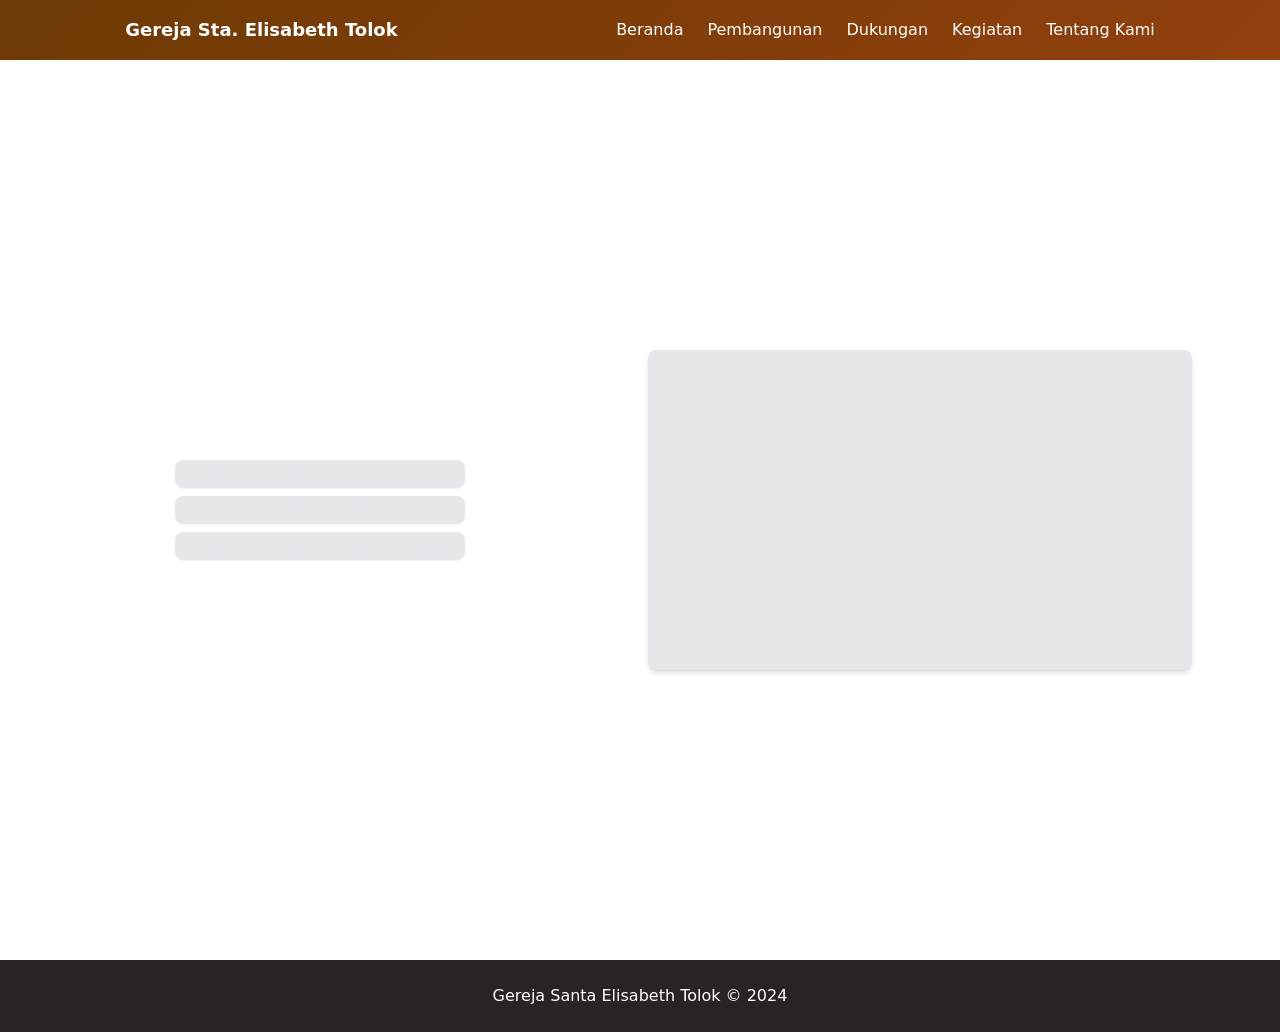
<file: index.html>
<!doctype html>
<html lang="en">
	<head>
		<meta charset="utf-8" />
		<link rel="icon" href="./favicon.png" />
		<meta name="viewport" content="width=device-width, initial-scale=1" />
		
		<link href="_app/immutable/assets/0.m5iZpfd6.css" rel="stylesheet">
		<link rel="modulepreload" href="_app/immutable/entry/start.BPrYr3Z0.js">
		<link rel="modulepreload" href="_app/immutable/chunks/entry.BeOxN-fr.js">
		<link rel="modulepreload" href="_app/immutable/chunks/scheduler.BIV4Sg5W.js">
		<link rel="modulepreload" href="_app/immutable/chunks/index.CLK5rxel.js">
		<link rel="modulepreload" href="_app/immutable/entry/app.BtD-EIlh.js">
		<link rel="modulepreload" href="_app/immutable/chunks/index.BEQqYNBx.js">
		<link rel="modulepreload" href="_app/immutable/nodes/0.6ingvnxq.js">
		<link rel="modulepreload" href="_app/immutable/chunks/each.D6YF6ztN.js">
		<link rel="modulepreload" href="_app/immutable/chunks/stores.Avh5eevN.js">
		<link rel="modulepreload" href="_app/immutable/chunks/bundle-mjs.D696Ktp4.js">
		<link rel="modulepreload" href="_app/immutable/nodes/2.8TQn1M5a.js">
		<link rel="modulepreload" href="_app/immutable/chunks/donasi.BwrkwU0D.js">
		<link rel="modulepreload" href="_app/immutable/chunks/index.Cffhi27y.js">
		<link rel="modulepreload" href="_app/immutable/chunks/Blockquote.D4vHB4Zv.js">
		<link rel="modulepreload" href="_app/immutable/chunks/spread.CgU5AtxT.js">
	</head>
	<body data-sveltekit-preload-data="hover">
		<div style="display: contents">  <div class="flex flex-col scroll-lgooth"><header class="sticky top-0 z-50"> <div class="hidden lg:flex items-center bg-gradient-nav justify-around bg-[#854D27] p-4 svelte-y3pet6"><a href="/" class="text-white font-bold text-lg" data-svelte-h="svelte-iw1gk1">Gereja Sta. Elisabeth Tolok</a> <nav class="text-white"><ul class="flex gap-6"><li aria-current="page"><a href="/" class="hover:underline">Beranda</a> </li><li><a href="/pembangunan" class="hover:underline">Pembangunan</a> </li><li><a href="/dukungan" class="hover:underline">Dukungan</a> </li><li><a href="/kegiatan" class="hover:underline">Kegiatan</a> </li><li><a href="/tentang" class="hover:underline">Tentang Kami</a> </li></ul></nav></div>  <div class="flex lg:hidden flex-col bg-[#854D27] text-white p-4 bg-gradient-nav svelte-y3pet6"><div class="flex items-center justify-between"><a href="/" class="font-bold text-lg" data-svelte-h="svelte-1ypkyiw">Gereja Sta. Elisabeth Tolok</a> <button aria-label="Toggle menu"> <svg class="w-6 h-6" fill="none" viewBox="0 0 24 24" stroke="currentColor"><path stroke-linecap="round" stroke-linejoin="round" stroke-width="1.5" d="M4 6h16M4 12h16M4 18h16"></path></svg></button></div> </div></header> <div class="grid grid-cols-2 content-center sm:h-screen"><section class="relative col-span-2 lg:col-span-1 flex flex-col justify-center items-center m-2 lg:m-4 p-2 lg:p-4"><div class="space-y-11 text-gray-200 text-lg"><div class="hidden sm:flex flex-col lg:mt-0 space-y-2 animate-pulse" data-svelte-h="svelte-15c1eyr"><div class="bg-gray-200 mx-1 px-1 shadow-sm border-gray-200 rounded-lg">loading loading</div> <div class="bg-gray-200 mx-1 px-1 shadow-sm border-gray-200 rounded-lg">loading loading loading</div> <div class="bg-gray-200 mx-1 px-1 shadow-sm border-gray-200 rounded-lg">loading loading loading loading</div></div> <div class="sm:hidden space-y-2 animate-pulse"><div class="bg-gray-200 mx-1 px-1 shadow-sm border-gray-200 rounded-lg mb-5" data-svelte-h="svelte-qvpcl9">loading loading loading loading lol</div> <div class=""><div role="status" class="space-y-8 animate-pulse md:space-y-0 md:space-x-8 rtl:space-x-reverse md:flex md:items-center"><div class="flex justify-center items-center w-full h-48 bg-gray-300 rounded sm:w-96  dark:bg-gray-700"><svg width="48" height="48" class="text-gray-200" xmlns="http://www.w3.org/2000/svg" aria-hidden="true" fill="currentColor" viewBox="0 0 640 512"><path d="M480 80C480 35.82 515.8 0 560 0C604.2 0 640 35.82 640 80C640 124.2 604.2 160 560 160C515.8 160 480 124.2 480 80zM0 456.1C0 445.6 2.964 435.3 8.551 426.4L225.3 81.01C231.9 70.42 243.5 64 256 64C268.5 64 280.1 70.42 286.8 81.01L412.7 281.7L460.9 202.7C464.1 196.1 472.2 192 480 192C487.8 192 495 196.1 499.1 202.7L631.1 419.1C636.9 428.6 640 439.7 640 450.9C640 484.6 612.6 512 578.9 512H55.91C25.03 512 .0006 486.1 .0006 456.1L0 456.1z"></path></svg></div> <div class="w-full" data-svelte-h="svelte-1l75rvy"><div class="h-2.5 bg-gray-200 rounded-full dark:bg-gray-700 w-1/2 mb-4"></div> <div class="h-2 bg-gray-200 rounded-full dark:bg-gray-700 w-9/12 mb-2.5"></div> <div class="h-2 bg-gray-200 rounded-full dark:bg-gray-700 mb-2.5"></div> <div class="h-2 bg-gray-200 rounded-full dark:bg-gray-700 mb-2.5"></div> <div class="h-2 bg-gray-200 rounded-full dark:bg-gray-700 w-10/12 mb-2.5"></div> <div class="h-2 bg-gray-200 rounded-full dark:bg-gray-700 w-11/12 mb-2.5"></div> <div class="h-2 bg-gray-200 rounded-full dark:bg-gray-700 w-9/12"></div></div> <span class="sr-only" data-svelte-h="svelte-1wtojot">Loading...</span></div> </div> </div><div class="sm:hidden space-y-2 animate-pulse"><div class="bg-gray-200 mx-1 px-1 shadow-sm border-gray-200 rounded-lg mb-5" data-svelte-h="svelte-qvpcl9">loading loading loading loading lol</div> <div class=""><div role="status" class="space-y-8 animate-pulse md:space-y-0 md:space-x-8 rtl:space-x-reverse md:flex md:items-center"><div class="flex justify-center items-center w-full h-48 bg-gray-300 rounded sm:w-96  dark:bg-gray-700"><svg width="48" height="48" class="text-gray-200" xmlns="http://www.w3.org/2000/svg" aria-hidden="true" fill="currentColor" viewBox="0 0 640 512"><path d="M480 80C480 35.82 515.8 0 560 0C604.2 0 640 35.82 640 80C640 124.2 604.2 160 560 160C515.8 160 480 124.2 480 80zM0 456.1C0 445.6 2.964 435.3 8.551 426.4L225.3 81.01C231.9 70.42 243.5 64 256 64C268.5 64 280.1 70.42 286.8 81.01L412.7 281.7L460.9 202.7C464.1 196.1 472.2 192 480 192C487.8 192 495 196.1 499.1 202.7L631.1 419.1C636.9 428.6 640 439.7 640 450.9C640 484.6 612.6 512 578.9 512H55.91C25.03 512 .0006 486.1 .0006 456.1L0 456.1z"></path></svg></div> <div class="w-full" data-svelte-h="svelte-1l75rvy"><div class="h-2.5 bg-gray-200 rounded-full dark:bg-gray-700 w-1/2 mb-4"></div> <div class="h-2 bg-gray-200 rounded-full dark:bg-gray-700 w-9/12 mb-2.5"></div> <div class="h-2 bg-gray-200 rounded-full dark:bg-gray-700 mb-2.5"></div> <div class="h-2 bg-gray-200 rounded-full dark:bg-gray-700 mb-2.5"></div> <div class="h-2 bg-gray-200 rounded-full dark:bg-gray-700 w-10/12 mb-2.5"></div> <div class="h-2 bg-gray-200 rounded-full dark:bg-gray-700 w-11/12 mb-2.5"></div> <div class="h-2 bg-gray-200 rounded-full dark:bg-gray-700 w-9/12"></div></div> <span class="sr-only" data-svelte-h="svelte-1wtojot">Loading...</span></div> </div> </div><div class="sm:hidden space-y-2 animate-pulse"><div class="bg-gray-200 mx-1 px-1 shadow-sm border-gray-200 rounded-lg mb-5" data-svelte-h="svelte-qvpcl9">loading loading loading loading lol</div> <div class=""><div role="status" class="space-y-8 animate-pulse md:space-y-0 md:space-x-8 rtl:space-x-reverse md:flex md:items-center"><div class="flex justify-center items-center w-full h-48 bg-gray-300 rounded sm:w-96  dark:bg-gray-700"><svg width="48" height="48" class="text-gray-200" xmlns="http://www.w3.org/2000/svg" aria-hidden="true" fill="currentColor" viewBox="0 0 640 512"><path d="M480 80C480 35.82 515.8 0 560 0C604.2 0 640 35.82 640 80C640 124.2 604.2 160 560 160C515.8 160 480 124.2 480 80zM0 456.1C0 445.6 2.964 435.3 8.551 426.4L225.3 81.01C231.9 70.42 243.5 64 256 64C268.5 64 280.1 70.42 286.8 81.01L412.7 281.7L460.9 202.7C464.1 196.1 472.2 192 480 192C487.8 192 495 196.1 499.1 202.7L631.1 419.1C636.9 428.6 640 439.7 640 450.9C640 484.6 612.6 512 578.9 512H55.91C25.03 512 .0006 486.1 .0006 456.1L0 456.1z"></path></svg></div> <div class="w-full" data-svelte-h="svelte-1l75rvy"><div class="h-2.5 bg-gray-200 rounded-full dark:bg-gray-700 w-1/2 mb-4"></div> <div class="h-2 bg-gray-200 rounded-full dark:bg-gray-700 w-9/12 mb-2.5"></div> <div class="h-2 bg-gray-200 rounded-full dark:bg-gray-700 mb-2.5"></div> <div class="h-2 bg-gray-200 rounded-full dark:bg-gray-700 mb-2.5"></div> <div class="h-2 bg-gray-200 rounded-full dark:bg-gray-700 w-10/12 mb-2.5"></div> <div class="h-2 bg-gray-200 rounded-full dark:bg-gray-700 w-11/12 mb-2.5"></div> <div class="h-2 bg-gray-200 rounded-full dark:bg-gray-700 w-9/12"></div></div> <span class="sr-only" data-svelte-h="svelte-1wtojot">Loading...</span></div> </div> </div></div></section> <section class="hidden lg:flex lg:col-span-1 animate-pulse" data-svelte-h="svelte-v6ze9b"><div class="p-2 m-2 bg-gray-200 h-80 w-[85%] rounded-lg shadow-md"></div></section></div> <footer class="flex flex-col justify-center bg-[#292326]" data-svelte-h="svelte-xai92"><div class="m-3 p-3 text-white"><section class="text-center text-bold">Gereja Santa Elisabeth Tolok © 2024</section></div></footer></div> 
			
			<script>
				{
					__sveltekit_1hct5b3 = {
						base: new URL(".", location).pathname.slice(0, -1)
					};

					const element = document.currentScript.parentElement;

					Promise.all([
						import("_app/immutable/entry/start.BPrYr3Z0.js"),
						import("_app/immutable/entry/app.BtD-EIlh.js")
					]).then(([kit, app]) => {
						kit.start(app, element, {
							node_ids: [0, 2],
							data: [null,null],
							form: null,
							error: null
						});
					});
				}
			</script>
		</div>
	</body>
</html>
</file>
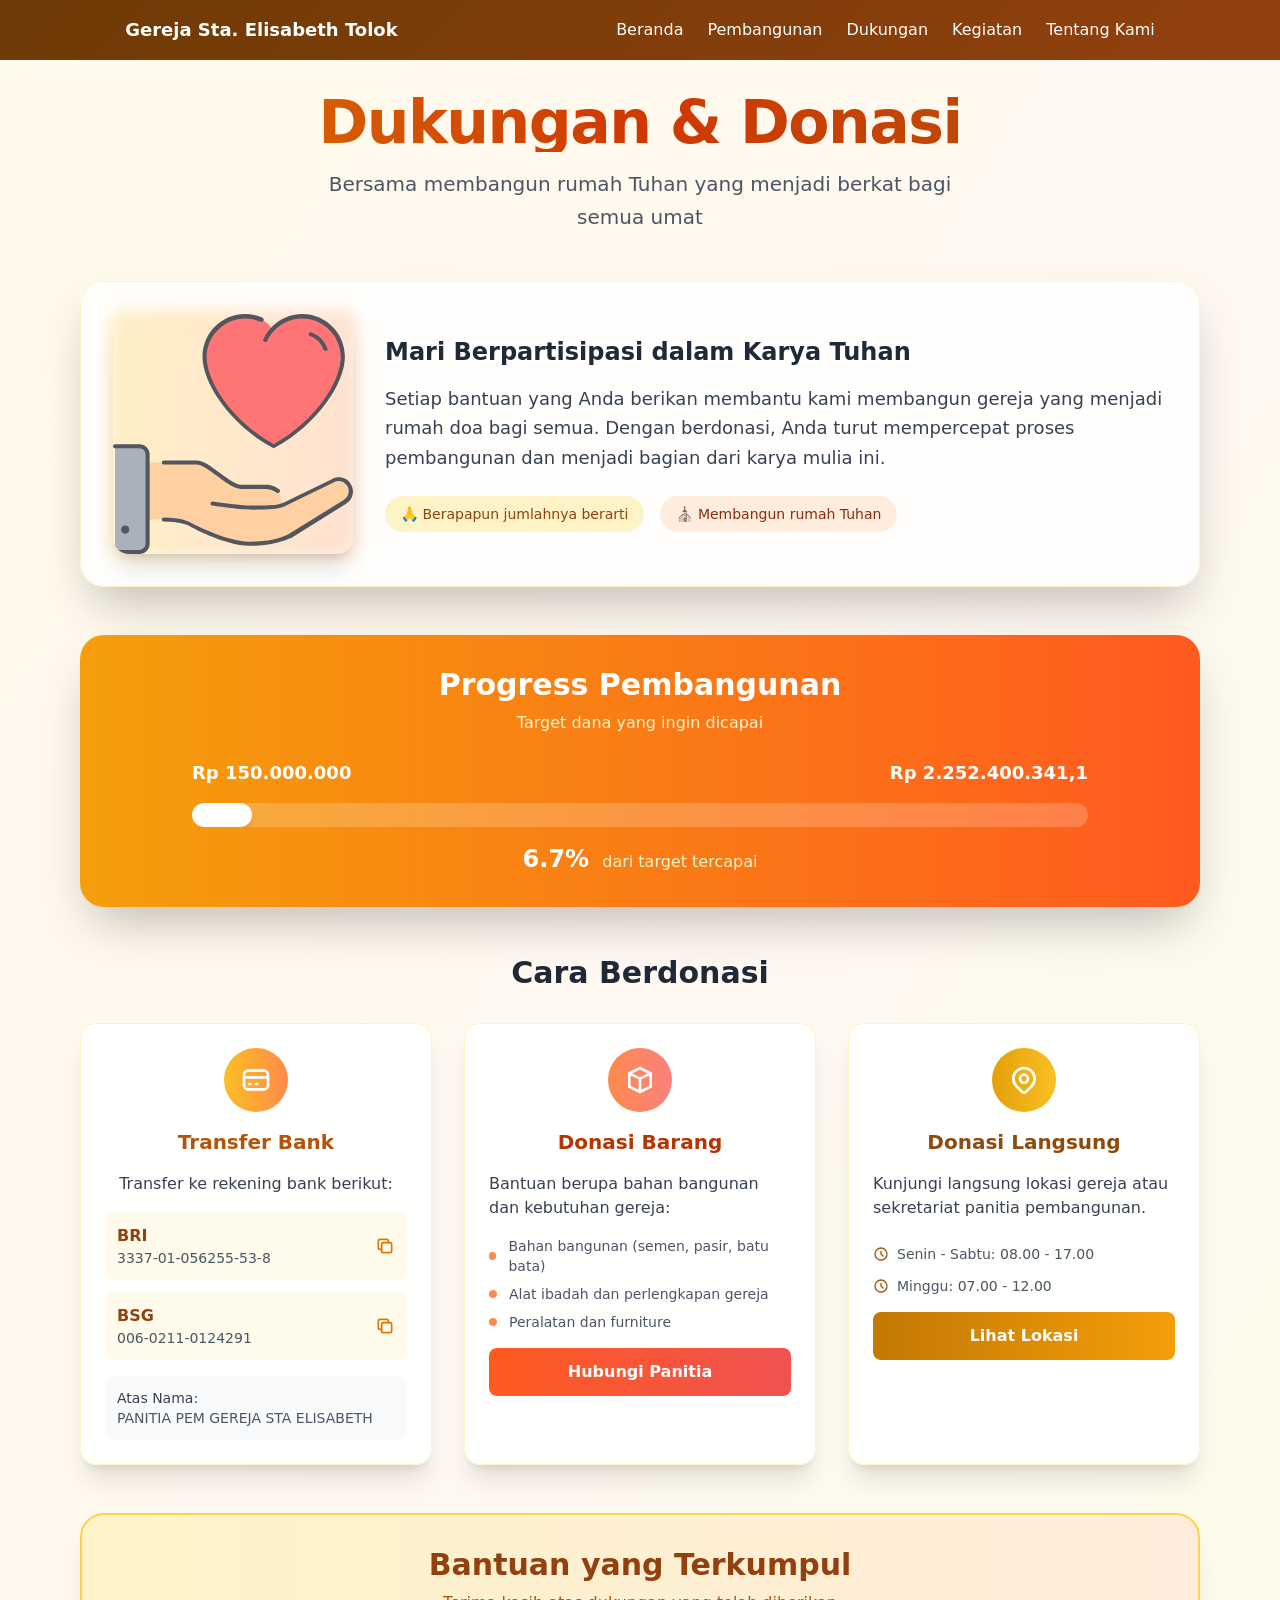
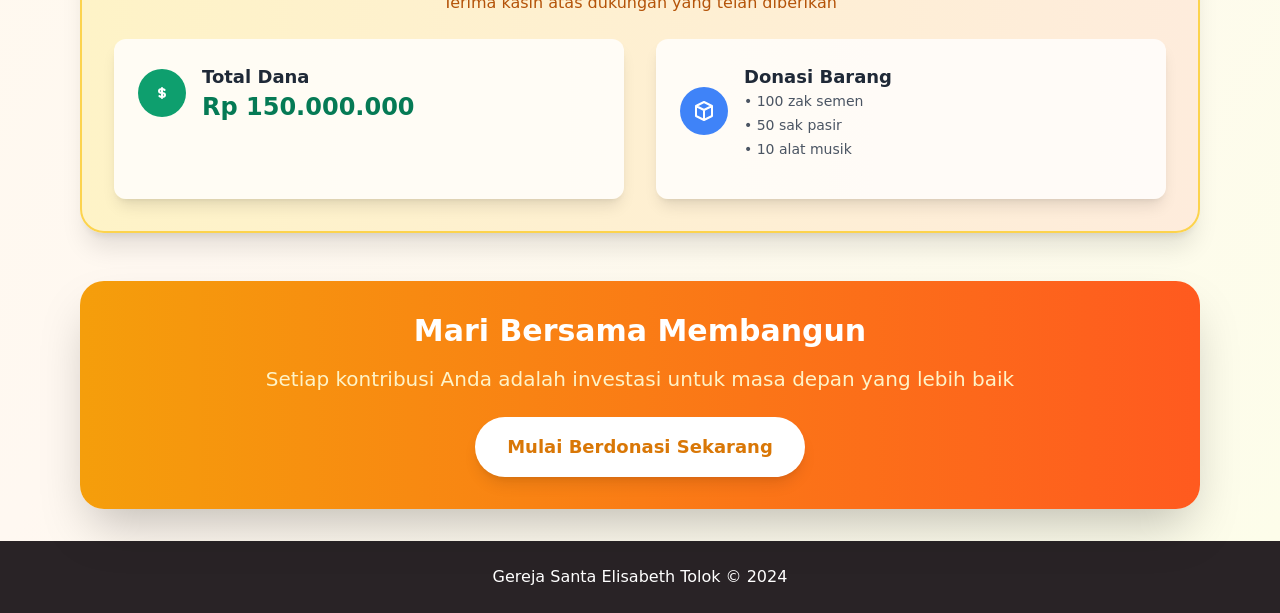
<file: dukungan.html>
<!doctype html>
<html lang="en">
	<head>
		<meta charset="utf-8" />
		<link rel="icon" href="./favicon.png" />
		<meta name="viewport" content="width=device-width, initial-scale=1" />
		
		<link href="./_app/immutable/assets/0.m5iZpfd6.css" rel="stylesheet">
		<link href="./_app/immutable/assets/3.CpgrF_qY.css" rel="stylesheet">
		<link rel="modulepreload" href="./_app/immutable/entry/start.BPrYr3Z0.js">
		<link rel="modulepreload" href="./_app/immutable/chunks/entry.BeOxN-fr.js">
		<link rel="modulepreload" href="./_app/immutable/chunks/scheduler.BIV4Sg5W.js">
		<link rel="modulepreload" href="./_app/immutable/chunks/index.CLK5rxel.js">
		<link rel="modulepreload" href="./_app/immutable/entry/app.BtD-EIlh.js">
		<link rel="modulepreload" href="./_app/immutable/chunks/index.BEQqYNBx.js">
		<link rel="modulepreload" href="./_app/immutable/nodes/0.6ingvnxq.js">
		<link rel="modulepreload" href="./_app/immutable/chunks/each.D6YF6ztN.js">
		<link rel="modulepreload" href="./_app/immutable/chunks/stores.Avh5eevN.js">
		<link rel="modulepreload" href="./_app/immutable/chunks/bundle-mjs.D696Ktp4.js">
		<link rel="modulepreload" href="./_app/immutable/nodes/3.BjsssH6j.js">
		<link rel="modulepreload" href="./_app/immutable/chunks/donasi.BwrkwU0D.js">
	</head>
	<body data-sveltekit-preload-data="hover">
		<div style="display: contents">  <div class="flex flex-col scroll-lgooth"><header class="sticky top-0 z-50"> <div class="hidden lg:flex items-center bg-gradient-nav justify-around bg-[#854D27] p-4 svelte-y3pet6"><a href="/" class="text-white font-bold text-lg" data-svelte-h="svelte-iw1gk1">Gereja Sta. Elisabeth Tolok</a> <nav class="text-white"><ul class="flex gap-6"><li><a href="/" class="hover:underline">Beranda</a> </li><li><a href="/pembangunan" class="hover:underline">Pembangunan</a> </li><li aria-current="page"><a href="/dukungan" class="hover:underline">Dukungan</a> </li><li><a href="/kegiatan" class="hover:underline">Kegiatan</a> </li><li><a href="/tentang" class="hover:underline">Tentang Kami</a> </li></ul></nav></div>  <div class="flex lg:hidden flex-col bg-[#854D27] text-white p-4 bg-gradient-nav svelte-y3pet6"><div class="flex items-center justify-between"><a href="/" class="font-bold text-lg" data-svelte-h="svelte-1ypkyiw">Gereja Sta. Elisabeth Tolok</a> <button aria-label="Toggle menu"> <svg class="w-6 h-6" fill="none" viewBox="0 0 24 24" stroke="currentColor"><path stroke-linecap="round" stroke-linejoin="round" stroke-width="1.5" d="M4 6h16M4 12h16M4 18h16"></path></svg></button></div> </div></header> <div class="grid grid-cols-2 content-center sm:h-screen"><section class="relative col-span-2 lg:col-span-1 flex flex-col justify-center items-center m-2 lg:m-4 p-2 lg:p-4"><div class="space-y-11 text-gray-200 text-lg"><div class="hidden sm:flex flex-col lg:mt-0 space-y-2 animate-pulse" data-svelte-h="svelte-15c1eyr"><div class="bg-gray-200 mx-1 px-1 shadow-sm border-gray-200 rounded-lg">loading loading</div> <div class="bg-gray-200 mx-1 px-1 shadow-sm border-gray-200 rounded-lg">loading loading loading</div> <div class="bg-gray-200 mx-1 px-1 shadow-sm border-gray-200 rounded-lg">loading loading loading loading</div></div> <div class="sm:hidden space-y-2 animate-pulse"><div class="bg-gray-200 mx-1 px-1 shadow-sm border-gray-200 rounded-lg mb-5" data-svelte-h="svelte-qvpcl9">loading loading loading loading lol</div> <div class=""><div role="status" class="space-y-8 animate-pulse md:space-y-0 md:space-x-8 rtl:space-x-reverse md:flex md:items-center"><div class="flex justify-center items-center w-full h-48 bg-gray-300 rounded sm:w-96  dark:bg-gray-700"><svg width="48" height="48" class="text-gray-200" xmlns="http://www.w3.org/2000/svg" aria-hidden="true" fill="currentColor" viewBox="0 0 640 512"><path d="M480 80C480 35.82 515.8 0 560 0C604.2 0 640 35.82 640 80C640 124.2 604.2 160 560 160C515.8 160 480 124.2 480 80zM0 456.1C0 445.6 2.964 435.3 8.551 426.4L225.3 81.01C231.9 70.42 243.5 64 256 64C268.5 64 280.1 70.42 286.8 81.01L412.7 281.7L460.9 202.7C464.1 196.1 472.2 192 480 192C487.8 192 495 196.1 499.1 202.7L631.1 419.1C636.9 428.6 640 439.7 640 450.9C640 484.6 612.6 512 578.9 512H55.91C25.03 512 .0006 486.1 .0006 456.1L0 456.1z"></path></svg></div> <div class="w-full" data-svelte-h="svelte-1l75rvy"><div class="h-2.5 bg-gray-200 rounded-full dark:bg-gray-700 w-1/2 mb-4"></div> <div class="h-2 bg-gray-200 rounded-full dark:bg-gray-700 w-9/12 mb-2.5"></div> <div class="h-2 bg-gray-200 rounded-full dark:bg-gray-700 mb-2.5"></div> <div class="h-2 bg-gray-200 rounded-full dark:bg-gray-700 mb-2.5"></div> <div class="h-2 bg-gray-200 rounded-full dark:bg-gray-700 w-10/12 mb-2.5"></div> <div class="h-2 bg-gray-200 rounded-full dark:bg-gray-700 w-11/12 mb-2.5"></div> <div class="h-2 bg-gray-200 rounded-full dark:bg-gray-700 w-9/12"></div></div> <span class="sr-only" data-svelte-h="svelte-1wtojot">Loading...</span></div> </div> </div><div class="sm:hidden space-y-2 animate-pulse"><div class="bg-gray-200 mx-1 px-1 shadow-sm border-gray-200 rounded-lg mb-5" data-svelte-h="svelte-qvpcl9">loading loading loading loading lol</div> <div class=""><div role="status" class="space-y-8 animate-pulse md:space-y-0 md:space-x-8 rtl:space-x-reverse md:flex md:items-center"><div class="flex justify-center items-center w-full h-48 bg-gray-300 rounded sm:w-96  dark:bg-gray-700"><svg width="48" height="48" class="text-gray-200" xmlns="http://www.w3.org/2000/svg" aria-hidden="true" fill="currentColor" viewBox="0 0 640 512"><path d="M480 80C480 35.82 515.8 0 560 0C604.2 0 640 35.82 640 80C640 124.2 604.2 160 560 160C515.8 160 480 124.2 480 80zM0 456.1C0 445.6 2.964 435.3 8.551 426.4L225.3 81.01C231.9 70.42 243.5 64 256 64C268.5 64 280.1 70.42 286.8 81.01L412.7 281.7L460.9 202.7C464.1 196.1 472.2 192 480 192C487.8 192 495 196.1 499.1 202.7L631.1 419.1C636.9 428.6 640 439.7 640 450.9C640 484.6 612.6 512 578.9 512H55.91C25.03 512 .0006 486.1 .0006 456.1L0 456.1z"></path></svg></div> <div class="w-full" data-svelte-h="svelte-1l75rvy"><div class="h-2.5 bg-gray-200 rounded-full dark:bg-gray-700 w-1/2 mb-4"></div> <div class="h-2 bg-gray-200 rounded-full dark:bg-gray-700 w-9/12 mb-2.5"></div> <div class="h-2 bg-gray-200 rounded-full dark:bg-gray-700 mb-2.5"></div> <div class="h-2 bg-gray-200 rounded-full dark:bg-gray-700 mb-2.5"></div> <div class="h-2 bg-gray-200 rounded-full dark:bg-gray-700 w-10/12 mb-2.5"></div> <div class="h-2 bg-gray-200 rounded-full dark:bg-gray-700 w-11/12 mb-2.5"></div> <div class="h-2 bg-gray-200 rounded-full dark:bg-gray-700 w-9/12"></div></div> <span class="sr-only" data-svelte-h="svelte-1wtojot">Loading...</span></div> </div> </div><div class="sm:hidden space-y-2 animate-pulse"><div class="bg-gray-200 mx-1 px-1 shadow-sm border-gray-200 rounded-lg mb-5" data-svelte-h="svelte-qvpcl9">loading loading loading loading lol</div> <div class=""><div role="status" class="space-y-8 animate-pulse md:space-y-0 md:space-x-8 rtl:space-x-reverse md:flex md:items-center"><div class="flex justify-center items-center w-full h-48 bg-gray-300 rounded sm:w-96  dark:bg-gray-700"><svg width="48" height="48" class="text-gray-200" xmlns="http://www.w3.org/2000/svg" aria-hidden="true" fill="currentColor" viewBox="0 0 640 512"><path d="M480 80C480 35.82 515.8 0 560 0C604.2 0 640 35.82 640 80C640 124.2 604.2 160 560 160C515.8 160 480 124.2 480 80zM0 456.1C0 445.6 2.964 435.3 8.551 426.4L225.3 81.01C231.9 70.42 243.5 64 256 64C268.5 64 280.1 70.42 286.8 81.01L412.7 281.7L460.9 202.7C464.1 196.1 472.2 192 480 192C487.8 192 495 196.1 499.1 202.7L631.1 419.1C636.9 428.6 640 439.7 640 450.9C640 484.6 612.6 512 578.9 512H55.91C25.03 512 .0006 486.1 .0006 456.1L0 456.1z"></path></svg></div> <div class="w-full" data-svelte-h="svelte-1l75rvy"><div class="h-2.5 bg-gray-200 rounded-full dark:bg-gray-700 w-1/2 mb-4"></div> <div class="h-2 bg-gray-200 rounded-full dark:bg-gray-700 w-9/12 mb-2.5"></div> <div class="h-2 bg-gray-200 rounded-full dark:bg-gray-700 mb-2.5"></div> <div class="h-2 bg-gray-200 rounded-full dark:bg-gray-700 mb-2.5"></div> <div class="h-2 bg-gray-200 rounded-full dark:bg-gray-700 w-10/12 mb-2.5"></div> <div class="h-2 bg-gray-200 rounded-full dark:bg-gray-700 w-11/12 mb-2.5"></div> <div class="h-2 bg-gray-200 rounded-full dark:bg-gray-700 w-9/12"></div></div> <span class="sr-only" data-svelte-h="svelte-1wtojot">Loading...</span></div> </div> </div></div></section> <section class="hidden lg:flex lg:col-span-1 animate-pulse" data-svelte-h="svelte-v6ze9b"><div class="p-2 m-2 bg-gray-200 h-80 w-[85%] rounded-lg shadow-md"></div></section></div> <footer class="flex flex-col justify-center bg-[#292326]" data-svelte-h="svelte-xai92"><div class="m-3 p-3 text-white"><section class="text-center text-bold">Gereja Santa Elisabeth Tolok © 2024</section></div></footer></div> 
			
			<script>
				{
					__sveltekit_1hct5b3 = {
						base: new URL(".", location).pathname.slice(0, -1)
					};

					const element = document.currentScript.parentElement;

					Promise.all([
						import("./_app/immutable/entry/start.BPrYr3Z0.js"),
						import("./_app/immutable/entry/app.BtD-EIlh.js")
					]).then(([kit, app]) => {
						kit.start(app, element, {
							node_ids: [0, 3],
							data: [null,null],
							form: null,
							error: null
						});
					});
				}
			</script>
		</div>
	</body>
</html>
</file>
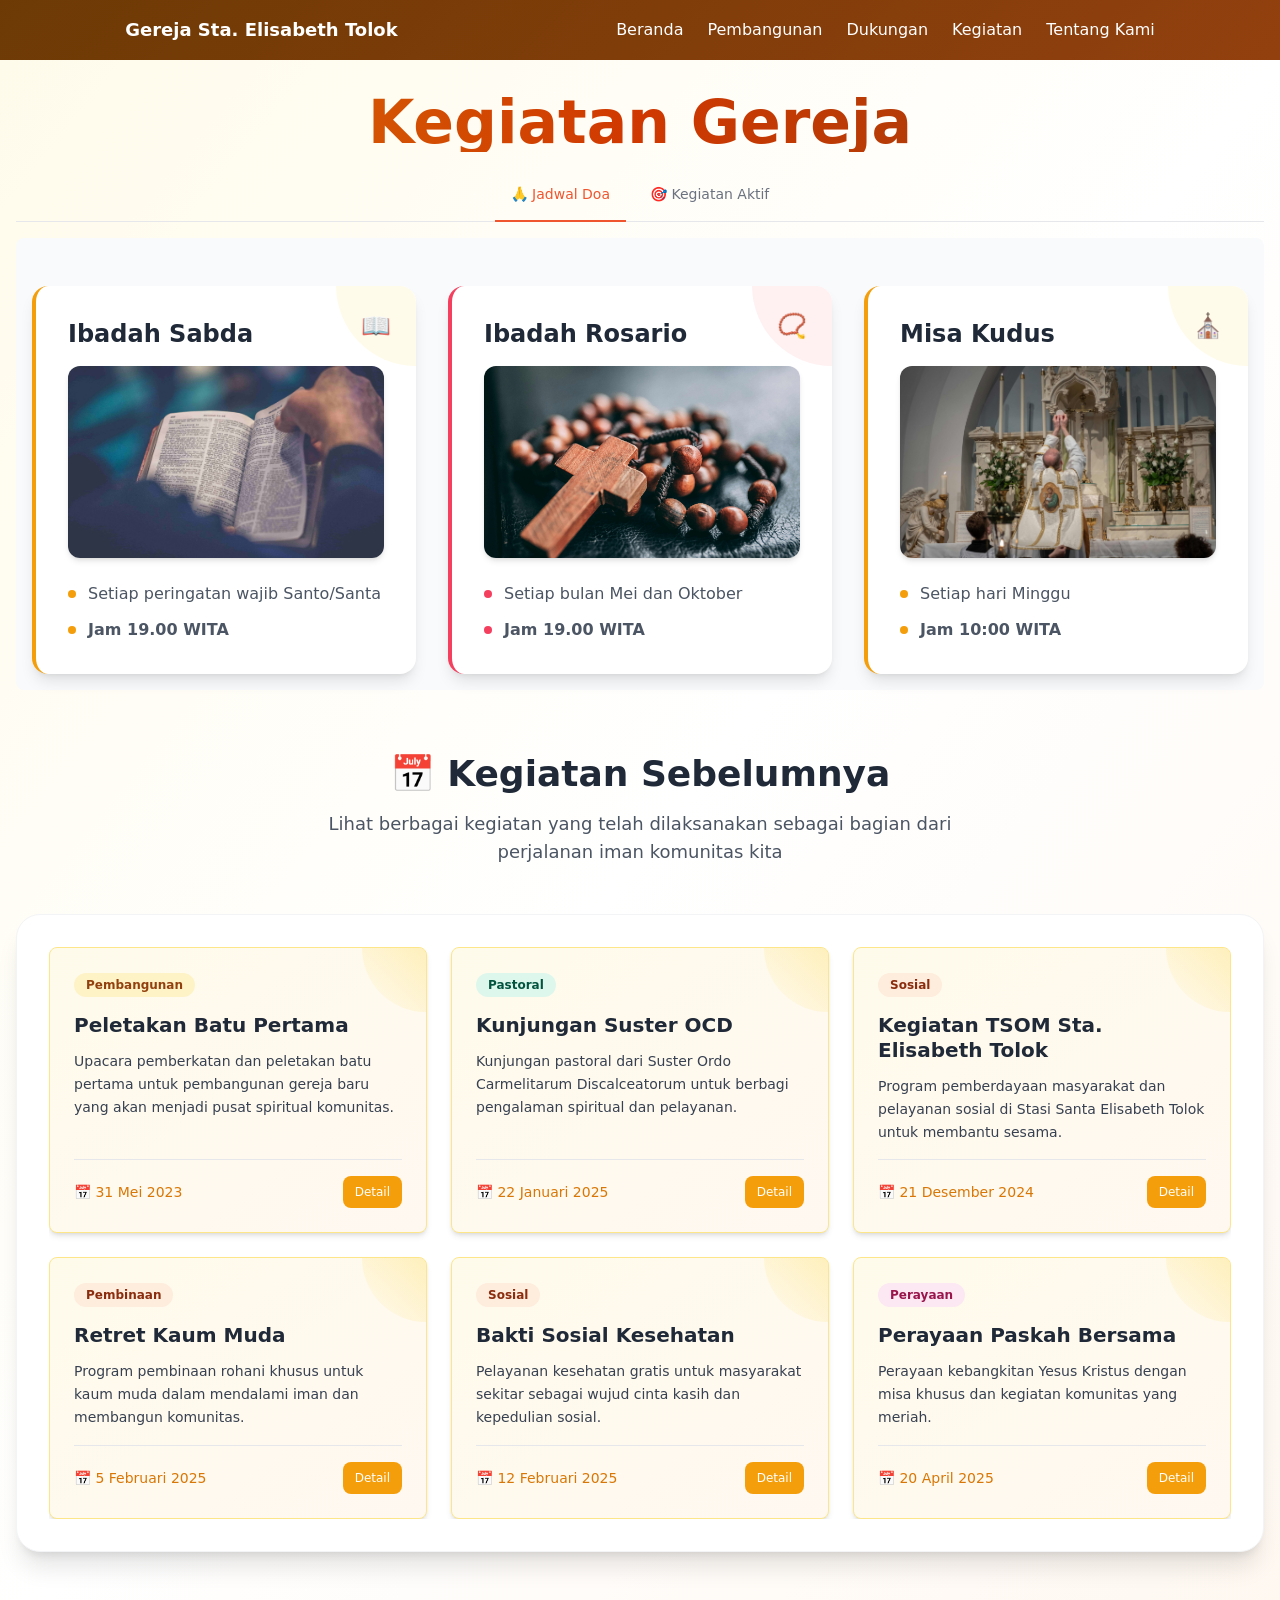
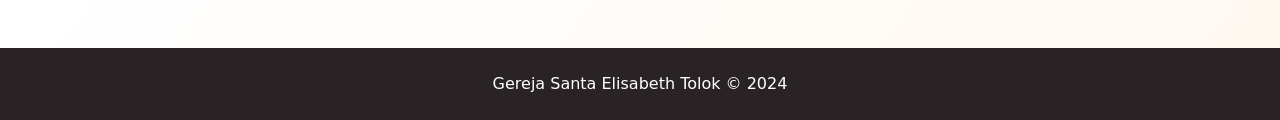
<file: kegiatan.html>
<!doctype html>
<html lang="en">
	<head>
		<meta charset="utf-8" />
		<link rel="icon" href="./favicon.png" />
		<meta name="viewport" content="width=device-width, initial-scale=1" />
		
		<link href="./_app/immutable/assets/0.m5iZpfd6.css" rel="stylesheet">
		<link href="./_app/immutable/assets/4.BlOBt1HO.css" rel="stylesheet">
		<link rel="modulepreload" href="./_app/immutable/entry/start.BPrYr3Z0.js">
		<link rel="modulepreload" href="./_app/immutable/chunks/entry.BeOxN-fr.js">
		<link rel="modulepreload" href="./_app/immutable/chunks/scheduler.BIV4Sg5W.js">
		<link rel="modulepreload" href="./_app/immutable/chunks/index.CLK5rxel.js">
		<link rel="modulepreload" href="./_app/immutable/entry/app.BtD-EIlh.js">
		<link rel="modulepreload" href="./_app/immutable/chunks/index.BEQqYNBx.js">
		<link rel="modulepreload" href="./_app/immutable/nodes/0.6ingvnxq.js">
		<link rel="modulepreload" href="./_app/immutable/chunks/each.D6YF6ztN.js">
		<link rel="modulepreload" href="./_app/immutable/chunks/stores.Avh5eevN.js">
		<link rel="modulepreload" href="./_app/immutable/chunks/bundle-mjs.D696Ktp4.js">
		<link rel="modulepreload" href="./_app/immutable/nodes/4.on7MzxbN.js">
		<link rel="modulepreload" href="./_app/immutable/chunks/spread.CgU5AtxT.js">
		<link rel="modulepreload" href="./_app/immutable/chunks/Tabs.IhGyqbiY.js">
	</head>
	<body data-sveltekit-preload-data="hover">
		<div style="display: contents">  <div class="flex flex-col scroll-lgooth"><header class="sticky top-0 z-50"> <div class="hidden lg:flex items-center bg-gradient-nav justify-around bg-[#854D27] p-4 svelte-y3pet6"><a href="/" class="text-white font-bold text-lg" data-svelte-h="svelte-iw1gk1">Gereja Sta. Elisabeth Tolok</a> <nav class="text-white"><ul class="flex gap-6"><li><a href="/" class="hover:underline">Beranda</a> </li><li><a href="/pembangunan" class="hover:underline">Pembangunan</a> </li><li><a href="/dukungan" class="hover:underline">Dukungan</a> </li><li aria-current="page"><a href="/kegiatan" class="hover:underline">Kegiatan</a> </li><li><a href="/tentang" class="hover:underline">Tentang Kami</a> </li></ul></nav></div>  <div class="flex lg:hidden flex-col bg-[#854D27] text-white p-4 bg-gradient-nav svelte-y3pet6"><div class="flex items-center justify-between"><a href="/" class="font-bold text-lg" data-svelte-h="svelte-1ypkyiw">Gereja Sta. Elisabeth Tolok</a> <button aria-label="Toggle menu"> <svg class="w-6 h-6" fill="none" viewBox="0 0 24 24" stroke="currentColor"><path stroke-linecap="round" stroke-linejoin="round" stroke-width="1.5" d="M4 6h16M4 12h16M4 18h16"></path></svg></button></div> </div></header> <div class="grid grid-cols-2 content-center sm:h-screen"><section class="relative col-span-2 lg:col-span-1 flex flex-col justify-center items-center m-2 lg:m-4 p-2 lg:p-4"><div class="space-y-11 text-gray-200 text-lg"><div class="hidden sm:flex flex-col lg:mt-0 space-y-2 animate-pulse" data-svelte-h="svelte-15c1eyr"><div class="bg-gray-200 mx-1 px-1 shadow-sm border-gray-200 rounded-lg">loading loading</div> <div class="bg-gray-200 mx-1 px-1 shadow-sm border-gray-200 rounded-lg">loading loading loading</div> <div class="bg-gray-200 mx-1 px-1 shadow-sm border-gray-200 rounded-lg">loading loading loading loading</div></div> <div class="sm:hidden space-y-2 animate-pulse"><div class="bg-gray-200 mx-1 px-1 shadow-sm border-gray-200 rounded-lg mb-5" data-svelte-h="svelte-qvpcl9">loading loading loading loading lol</div> <div class=""><div role="status" class="space-y-8 animate-pulse md:space-y-0 md:space-x-8 rtl:space-x-reverse md:flex md:items-center"><div class="flex justify-center items-center w-full h-48 bg-gray-300 rounded sm:w-96  dark:bg-gray-700"><svg width="48" height="48" class="text-gray-200" xmlns="http://www.w3.org/2000/svg" aria-hidden="true" fill="currentColor" viewBox="0 0 640 512"><path d="M480 80C480 35.82 515.8 0 560 0C604.2 0 640 35.82 640 80C640 124.2 604.2 160 560 160C515.8 160 480 124.2 480 80zM0 456.1C0 445.6 2.964 435.3 8.551 426.4L225.3 81.01C231.9 70.42 243.5 64 256 64C268.5 64 280.1 70.42 286.8 81.01L412.7 281.7L460.9 202.7C464.1 196.1 472.2 192 480 192C487.8 192 495 196.1 499.1 202.7L631.1 419.1C636.9 428.6 640 439.7 640 450.9C640 484.6 612.6 512 578.9 512H55.91C25.03 512 .0006 486.1 .0006 456.1L0 456.1z"></path></svg></div> <div class="w-full" data-svelte-h="svelte-1l75rvy"><div class="h-2.5 bg-gray-200 rounded-full dark:bg-gray-700 w-1/2 mb-4"></div> <div class="h-2 bg-gray-200 rounded-full dark:bg-gray-700 w-9/12 mb-2.5"></div> <div class="h-2 bg-gray-200 rounded-full dark:bg-gray-700 mb-2.5"></div> <div class="h-2 bg-gray-200 rounded-full dark:bg-gray-700 mb-2.5"></div> <div class="h-2 bg-gray-200 rounded-full dark:bg-gray-700 w-10/12 mb-2.5"></div> <div class="h-2 bg-gray-200 rounded-full dark:bg-gray-700 w-11/12 mb-2.5"></div> <div class="h-2 bg-gray-200 rounded-full dark:bg-gray-700 w-9/12"></div></div> <span class="sr-only" data-svelte-h="svelte-1wtojot">Loading...</span></div> </div> </div><div class="sm:hidden space-y-2 animate-pulse"><div class="bg-gray-200 mx-1 px-1 shadow-sm border-gray-200 rounded-lg mb-5" data-svelte-h="svelte-qvpcl9">loading loading loading loading lol</div> <div class=""><div role="status" class="space-y-8 animate-pulse md:space-y-0 md:space-x-8 rtl:space-x-reverse md:flex md:items-center"><div class="flex justify-center items-center w-full h-48 bg-gray-300 rounded sm:w-96  dark:bg-gray-700"><svg width="48" height="48" class="text-gray-200" xmlns="http://www.w3.org/2000/svg" aria-hidden="true" fill="currentColor" viewBox="0 0 640 512"><path d="M480 80C480 35.82 515.8 0 560 0C604.2 0 640 35.82 640 80C640 124.2 604.2 160 560 160C515.8 160 480 124.2 480 80zM0 456.1C0 445.6 2.964 435.3 8.551 426.4L225.3 81.01C231.9 70.42 243.5 64 256 64C268.5 64 280.1 70.42 286.8 81.01L412.7 281.7L460.9 202.7C464.1 196.1 472.2 192 480 192C487.8 192 495 196.1 499.1 202.7L631.1 419.1C636.9 428.6 640 439.7 640 450.9C640 484.6 612.6 512 578.9 512H55.91C25.03 512 .0006 486.1 .0006 456.1L0 456.1z"></path></svg></div> <div class="w-full" data-svelte-h="svelte-1l75rvy"><div class="h-2.5 bg-gray-200 rounded-full dark:bg-gray-700 w-1/2 mb-4"></div> <div class="h-2 bg-gray-200 rounded-full dark:bg-gray-700 w-9/12 mb-2.5"></div> <div class="h-2 bg-gray-200 rounded-full dark:bg-gray-700 mb-2.5"></div> <div class="h-2 bg-gray-200 rounded-full dark:bg-gray-700 mb-2.5"></div> <div class="h-2 bg-gray-200 rounded-full dark:bg-gray-700 w-10/12 mb-2.5"></div> <div class="h-2 bg-gray-200 rounded-full dark:bg-gray-700 w-11/12 mb-2.5"></div> <div class="h-2 bg-gray-200 rounded-full dark:bg-gray-700 w-9/12"></div></div> <span class="sr-only" data-svelte-h="svelte-1wtojot">Loading...</span></div> </div> </div><div class="sm:hidden space-y-2 animate-pulse"><div class="bg-gray-200 mx-1 px-1 shadow-sm border-gray-200 rounded-lg mb-5" data-svelte-h="svelte-qvpcl9">loading loading loading loading lol</div> <div class=""><div role="status" class="space-y-8 animate-pulse md:space-y-0 md:space-x-8 rtl:space-x-reverse md:flex md:items-center"><div class="flex justify-center items-center w-full h-48 bg-gray-300 rounded sm:w-96  dark:bg-gray-700"><svg width="48" height="48" class="text-gray-200" xmlns="http://www.w3.org/2000/svg" aria-hidden="true" fill="currentColor" viewBox="0 0 640 512"><path d="M480 80C480 35.82 515.8 0 560 0C604.2 0 640 35.82 640 80C640 124.2 604.2 160 560 160C515.8 160 480 124.2 480 80zM0 456.1C0 445.6 2.964 435.3 8.551 426.4L225.3 81.01C231.9 70.42 243.5 64 256 64C268.5 64 280.1 70.42 286.8 81.01L412.7 281.7L460.9 202.7C464.1 196.1 472.2 192 480 192C487.8 192 495 196.1 499.1 202.7L631.1 419.1C636.9 428.6 640 439.7 640 450.9C640 484.6 612.6 512 578.9 512H55.91C25.03 512 .0006 486.1 .0006 456.1L0 456.1z"></path></svg></div> <div class="w-full" data-svelte-h="svelte-1l75rvy"><div class="h-2.5 bg-gray-200 rounded-full dark:bg-gray-700 w-1/2 mb-4"></div> <div class="h-2 bg-gray-200 rounded-full dark:bg-gray-700 w-9/12 mb-2.5"></div> <div class="h-2 bg-gray-200 rounded-full dark:bg-gray-700 mb-2.5"></div> <div class="h-2 bg-gray-200 rounded-full dark:bg-gray-700 mb-2.5"></div> <div class="h-2 bg-gray-200 rounded-full dark:bg-gray-700 w-10/12 mb-2.5"></div> <div class="h-2 bg-gray-200 rounded-full dark:bg-gray-700 w-11/12 mb-2.5"></div> <div class="h-2 bg-gray-200 rounded-full dark:bg-gray-700 w-9/12"></div></div> <span class="sr-only" data-svelte-h="svelte-1wtojot">Loading...</span></div> </div> </div></div></section> <section class="hidden lg:flex lg:col-span-1 animate-pulse" data-svelte-h="svelte-v6ze9b"><div class="p-2 m-2 bg-gray-200 h-80 w-[85%] rounded-lg shadow-md"></div></section></div> <footer class="flex flex-col justify-center bg-[#292326]" data-svelte-h="svelte-xai92"><div class="m-3 p-3 text-white"><section class="text-center text-bold">Gereja Santa Elisabeth Tolok © 2024</section></div></footer></div> 
			
			<script>
				{
					__sveltekit_1hct5b3 = {
						base: new URL(".", location).pathname.slice(0, -1)
					};

					const element = document.currentScript.parentElement;

					Promise.all([
						import("./_app/immutable/entry/start.BPrYr3Z0.js"),
						import("./_app/immutable/entry/app.BtD-EIlh.js")
					]).then(([kit, app]) => {
						kit.start(app, element, {
							node_ids: [0, 4],
							data: [null,null],
							form: null,
							error: null
						});
					});
				}
			</script>
		</div>
	</body>
</html>
</file>
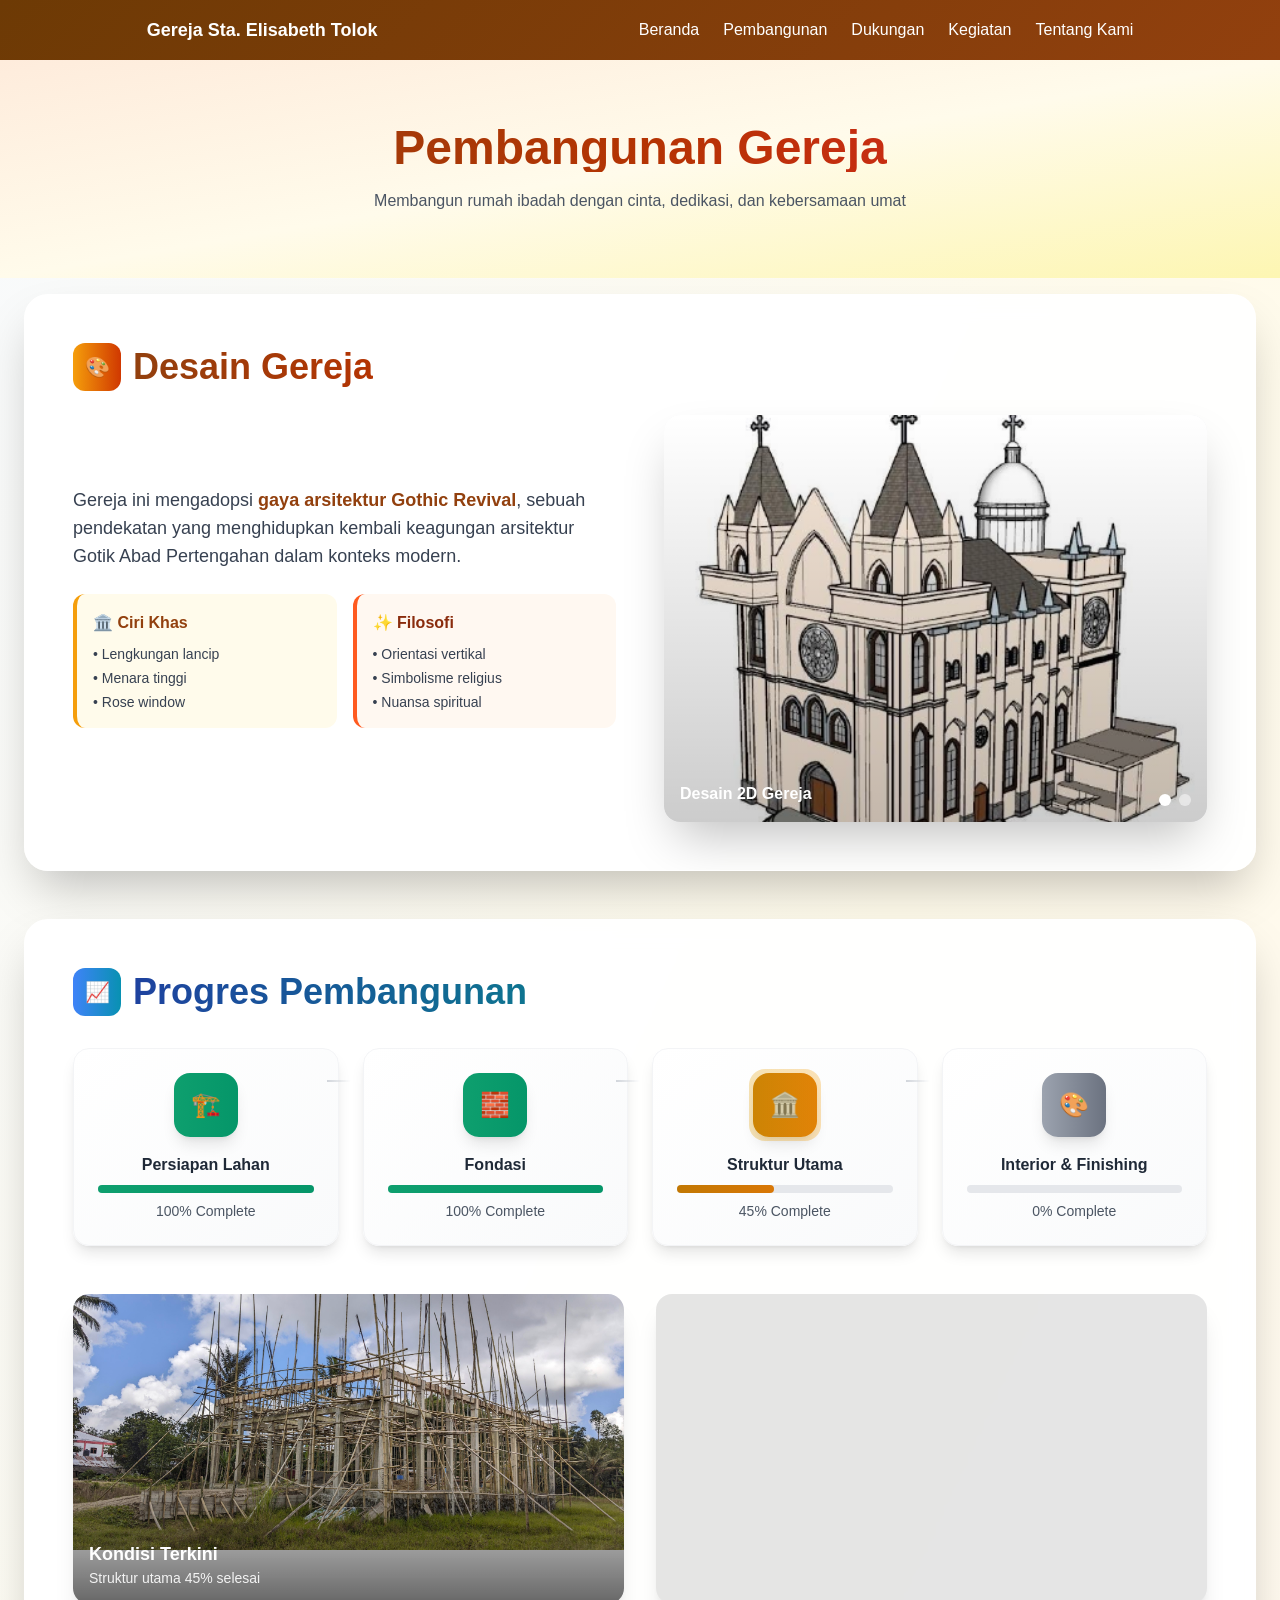
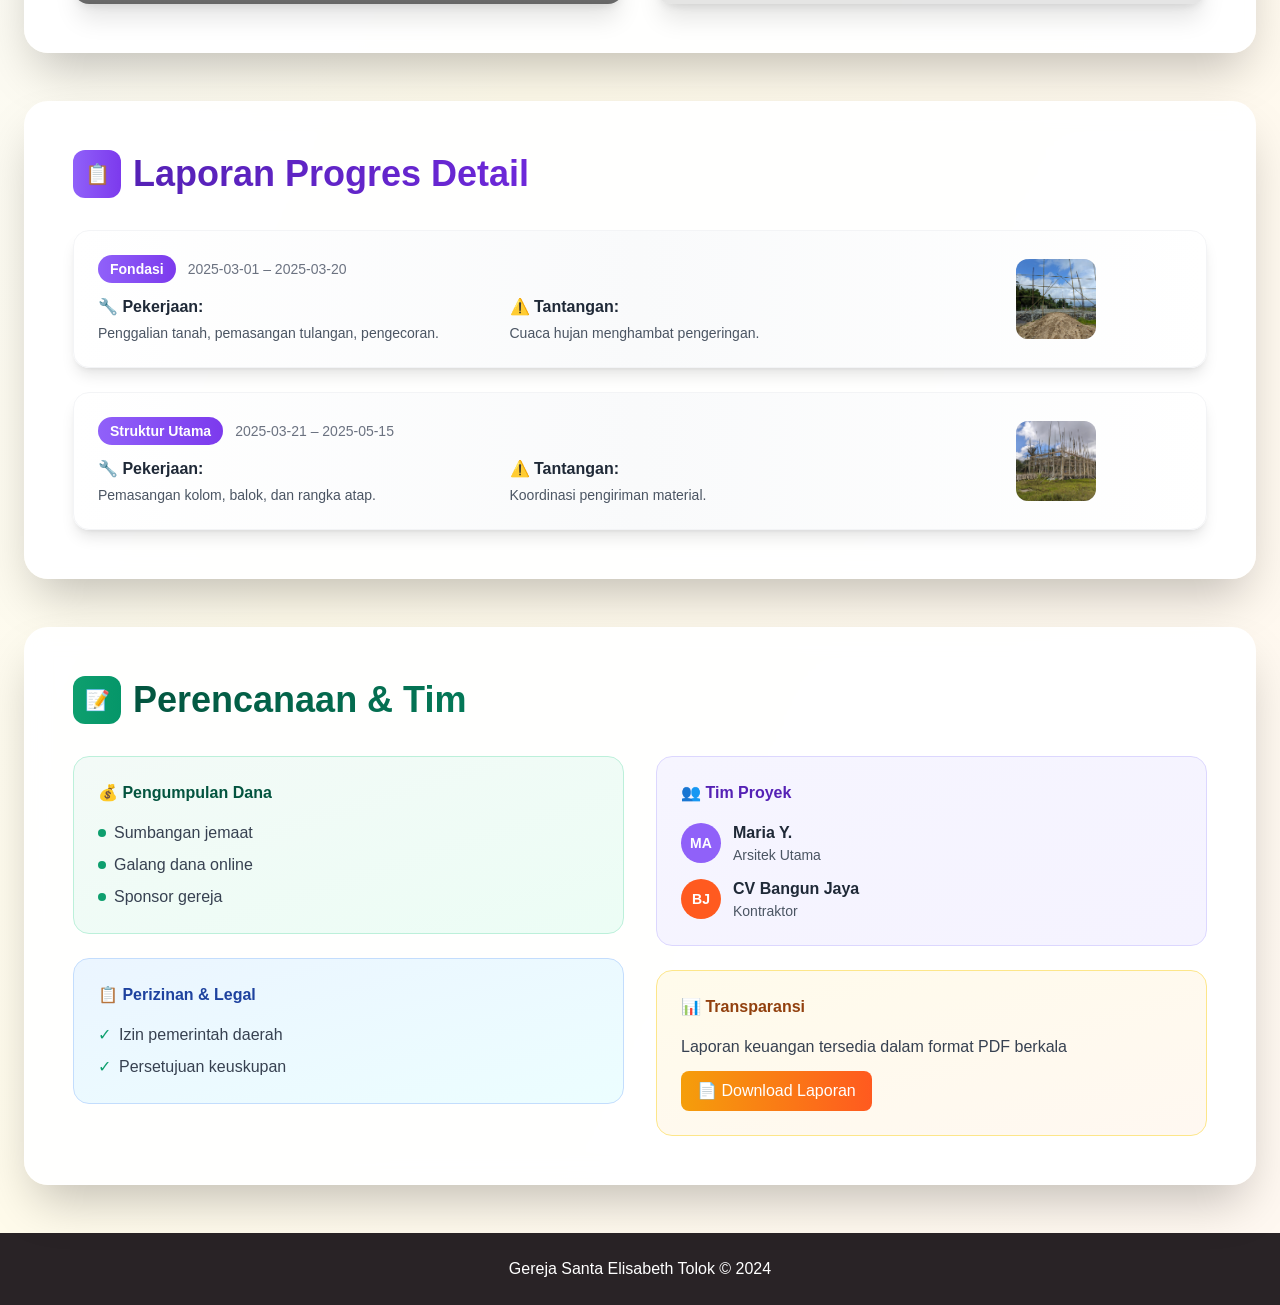
<file: pembangunan.html>
<!doctype html>
<html lang="en">
	<head>
		<meta charset="utf-8" />
		<link rel="icon" href="./favicon.png" />
		<meta name="viewport" content="width=device-width, initial-scale=1" />
		
		<link href="./_app/immutable/assets/0.m5iZpfd6.css" rel="stylesheet">
		<link href="./_app/immutable/assets/5.pmSj0d66.css" rel="stylesheet">
		<link rel="modulepreload" href="./_app/immutable/entry/start.BPrYr3Z0.js">
		<link rel="modulepreload" href="./_app/immutable/chunks/entry.BeOxN-fr.js">
		<link rel="modulepreload" href="./_app/immutable/chunks/scheduler.BIV4Sg5W.js">
		<link rel="modulepreload" href="./_app/immutable/chunks/index.CLK5rxel.js">
		<link rel="modulepreload" href="./_app/immutable/entry/app.BtD-EIlh.js">
		<link rel="modulepreload" href="./_app/immutable/chunks/index.BEQqYNBx.js">
		<link rel="modulepreload" href="./_app/immutable/nodes/0.6ingvnxq.js">
		<link rel="modulepreload" href="./_app/immutable/chunks/each.D6YF6ztN.js">
		<link rel="modulepreload" href="./_app/immutable/chunks/stores.Avh5eevN.js">
		<link rel="modulepreload" href="./_app/immutable/chunks/bundle-mjs.D696Ktp4.js">
		<link rel="modulepreload" href="./_app/immutable/nodes/5.CzBRKEjP.js">
		<link rel="modulepreload" href="./_app/immutable/chunks/index.Cffhi27y.js">
	</head>
	<body data-sveltekit-preload-data="hover">
		<div style="display: contents">  <div class="flex flex-col scroll-lgooth"><header class="sticky top-0 z-50"> <div class="hidden lg:flex items-center bg-gradient-nav justify-around bg-[#854D27] p-4 svelte-y3pet6"><a href="/" class="text-white font-bold text-lg" data-svelte-h="svelte-iw1gk1">Gereja Sta. Elisabeth Tolok</a> <nav class="text-white"><ul class="flex gap-6"><li><a href="/" class="hover:underline">Beranda</a> </li><li aria-current="page"><a href="/pembangunan" class="hover:underline">Pembangunan</a> </li><li><a href="/dukungan" class="hover:underline">Dukungan</a> </li><li><a href="/kegiatan" class="hover:underline">Kegiatan</a> </li><li><a href="/tentang" class="hover:underline">Tentang Kami</a> </li></ul></nav></div>  <div class="flex lg:hidden flex-col bg-[#854D27] text-white p-4 bg-gradient-nav svelte-y3pet6"><div class="flex items-center justify-between"><a href="/" class="font-bold text-lg" data-svelte-h="svelte-1ypkyiw">Gereja Sta. Elisabeth Tolok</a> <button aria-label="Toggle menu"> <svg class="w-6 h-6" fill="none" viewBox="0 0 24 24" stroke="currentColor"><path stroke-linecap="round" stroke-linejoin="round" stroke-width="1.5" d="M4 6h16M4 12h16M4 18h16"></path></svg></button></div> </div></header> <div class="grid grid-cols-2 content-center sm:h-screen"><section class="relative col-span-2 lg:col-span-1 flex flex-col justify-center items-center m-2 lg:m-4 p-2 lg:p-4"><div class="space-y-11 text-gray-200 text-lg"><div class="hidden sm:flex flex-col lg:mt-0 space-y-2 animate-pulse" data-svelte-h="svelte-15c1eyr"><div class="bg-gray-200 mx-1 px-1 shadow-sm border-gray-200 rounded-lg">loading loading</div> <div class="bg-gray-200 mx-1 px-1 shadow-sm border-gray-200 rounded-lg">loading loading loading</div> <div class="bg-gray-200 mx-1 px-1 shadow-sm border-gray-200 rounded-lg">loading loading loading loading</div></div> <div class="sm:hidden space-y-2 animate-pulse"><div class="bg-gray-200 mx-1 px-1 shadow-sm border-gray-200 rounded-lg mb-5" data-svelte-h="svelte-qvpcl9">loading loading loading loading lol</div> <div class=""><div role="status" class="space-y-8 animate-pulse md:space-y-0 md:space-x-8 rtl:space-x-reverse md:flex md:items-center"><div class="flex justify-center items-center w-full h-48 bg-gray-300 rounded sm:w-96  dark:bg-gray-700"><svg width="48" height="48" class="text-gray-200" xmlns="http://www.w3.org/2000/svg" aria-hidden="true" fill="currentColor" viewBox="0 0 640 512"><path d="M480 80C480 35.82 515.8 0 560 0C604.2 0 640 35.82 640 80C640 124.2 604.2 160 560 160C515.8 160 480 124.2 480 80zM0 456.1C0 445.6 2.964 435.3 8.551 426.4L225.3 81.01C231.9 70.42 243.5 64 256 64C268.5 64 280.1 70.42 286.8 81.01L412.7 281.7L460.9 202.7C464.1 196.1 472.2 192 480 192C487.8 192 495 196.1 499.1 202.7L631.1 419.1C636.9 428.6 640 439.7 640 450.9C640 484.6 612.6 512 578.9 512H55.91C25.03 512 .0006 486.1 .0006 456.1L0 456.1z"></path></svg></div> <div class="w-full" data-svelte-h="svelte-1l75rvy"><div class="h-2.5 bg-gray-200 rounded-full dark:bg-gray-700 w-1/2 mb-4"></div> <div class="h-2 bg-gray-200 rounded-full dark:bg-gray-700 w-9/12 mb-2.5"></div> <div class="h-2 bg-gray-200 rounded-full dark:bg-gray-700 mb-2.5"></div> <div class="h-2 bg-gray-200 rounded-full dark:bg-gray-700 mb-2.5"></div> <div class="h-2 bg-gray-200 rounded-full dark:bg-gray-700 w-10/12 mb-2.5"></div> <div class="h-2 bg-gray-200 rounded-full dark:bg-gray-700 w-11/12 mb-2.5"></div> <div class="h-2 bg-gray-200 rounded-full dark:bg-gray-700 w-9/12"></div></div> <span class="sr-only" data-svelte-h="svelte-1wtojot">Loading...</span></div> </div> </div><div class="sm:hidden space-y-2 animate-pulse"><div class="bg-gray-200 mx-1 px-1 shadow-sm border-gray-200 rounded-lg mb-5" data-svelte-h="svelte-qvpcl9">loading loading loading loading lol</div> <div class=""><div role="status" class="space-y-8 animate-pulse md:space-y-0 md:space-x-8 rtl:space-x-reverse md:flex md:items-center"><div class="flex justify-center items-center w-full h-48 bg-gray-300 rounded sm:w-96  dark:bg-gray-700"><svg width="48" height="48" class="text-gray-200" xmlns="http://www.w3.org/2000/svg" aria-hidden="true" fill="currentColor" viewBox="0 0 640 512"><path d="M480 80C480 35.82 515.8 0 560 0C604.2 0 640 35.82 640 80C640 124.2 604.2 160 560 160C515.8 160 480 124.2 480 80zM0 456.1C0 445.6 2.964 435.3 8.551 426.4L225.3 81.01C231.9 70.42 243.5 64 256 64C268.5 64 280.1 70.42 286.8 81.01L412.7 281.7L460.9 202.7C464.1 196.1 472.2 192 480 192C487.8 192 495 196.1 499.1 202.7L631.1 419.1C636.9 428.6 640 439.7 640 450.9C640 484.6 612.6 512 578.9 512H55.91C25.03 512 .0006 486.1 .0006 456.1L0 456.1z"></path></svg></div> <div class="w-full" data-svelte-h="svelte-1l75rvy"><div class="h-2.5 bg-gray-200 rounded-full dark:bg-gray-700 w-1/2 mb-4"></div> <div class="h-2 bg-gray-200 rounded-full dark:bg-gray-700 w-9/12 mb-2.5"></div> <div class="h-2 bg-gray-200 rounded-full dark:bg-gray-700 mb-2.5"></div> <div class="h-2 bg-gray-200 rounded-full dark:bg-gray-700 mb-2.5"></div> <div class="h-2 bg-gray-200 rounded-full dark:bg-gray-700 w-10/12 mb-2.5"></div> <div class="h-2 bg-gray-200 rounded-full dark:bg-gray-700 w-11/12 mb-2.5"></div> <div class="h-2 bg-gray-200 rounded-full dark:bg-gray-700 w-9/12"></div></div> <span class="sr-only" data-svelte-h="svelte-1wtojot">Loading...</span></div> </div> </div><div class="sm:hidden space-y-2 animate-pulse"><div class="bg-gray-200 mx-1 px-1 shadow-sm border-gray-200 rounded-lg mb-5" data-svelte-h="svelte-qvpcl9">loading loading loading loading lol</div> <div class=""><div role="status" class="space-y-8 animate-pulse md:space-y-0 md:space-x-8 rtl:space-x-reverse md:flex md:items-center"><div class="flex justify-center items-center w-full h-48 bg-gray-300 rounded sm:w-96  dark:bg-gray-700"><svg width="48" height="48" class="text-gray-200" xmlns="http://www.w3.org/2000/svg" aria-hidden="true" fill="currentColor" viewBox="0 0 640 512"><path d="M480 80C480 35.82 515.8 0 560 0C604.2 0 640 35.82 640 80C640 124.2 604.2 160 560 160C515.8 160 480 124.2 480 80zM0 456.1C0 445.6 2.964 435.3 8.551 426.4L225.3 81.01C231.9 70.42 243.5 64 256 64C268.5 64 280.1 70.42 286.8 81.01L412.7 281.7L460.9 202.7C464.1 196.1 472.2 192 480 192C487.8 192 495 196.1 499.1 202.7L631.1 419.1C636.9 428.6 640 439.7 640 450.9C640 484.6 612.6 512 578.9 512H55.91C25.03 512 .0006 486.1 .0006 456.1L0 456.1z"></path></svg></div> <div class="w-full" data-svelte-h="svelte-1l75rvy"><div class="h-2.5 bg-gray-200 rounded-full dark:bg-gray-700 w-1/2 mb-4"></div> <div class="h-2 bg-gray-200 rounded-full dark:bg-gray-700 w-9/12 mb-2.5"></div> <div class="h-2 bg-gray-200 rounded-full dark:bg-gray-700 mb-2.5"></div> <div class="h-2 bg-gray-200 rounded-full dark:bg-gray-700 mb-2.5"></div> <div class="h-2 bg-gray-200 rounded-full dark:bg-gray-700 w-10/12 mb-2.5"></div> <div class="h-2 bg-gray-200 rounded-full dark:bg-gray-700 w-11/12 mb-2.5"></div> <div class="h-2 bg-gray-200 rounded-full dark:bg-gray-700 w-9/12"></div></div> <span class="sr-only" data-svelte-h="svelte-1wtojot">Loading...</span></div> </div> </div></div></section> <section class="hidden lg:flex lg:col-span-1 animate-pulse" data-svelte-h="svelte-v6ze9b"><div class="p-2 m-2 bg-gray-200 h-80 w-[85%] rounded-lg shadow-md"></div></section></div> <footer class="flex flex-col justify-center bg-[#292326]" data-svelte-h="svelte-xai92"><div class="m-3 p-3 text-white"><section class="text-center text-bold">Gereja Santa Elisabeth Tolok © 2024</section></div></footer></div> 
			
			<script>
				{
					__sveltekit_1hct5b3 = {
						base: new URL(".", location).pathname.slice(0, -1)
					};

					const element = document.currentScript.parentElement;

					Promise.all([
						import("./_app/immutable/entry/start.BPrYr3Z0.js"),
						import("./_app/immutable/entry/app.BtD-EIlh.js")
					]).then(([kit, app]) => {
						kit.start(app, element, {
							node_ids: [0, 5],
							data: [null,null],
							form: null,
							error: null
						});
					});
				}
			</script>
		</div>
	</body>
</html>
</file>
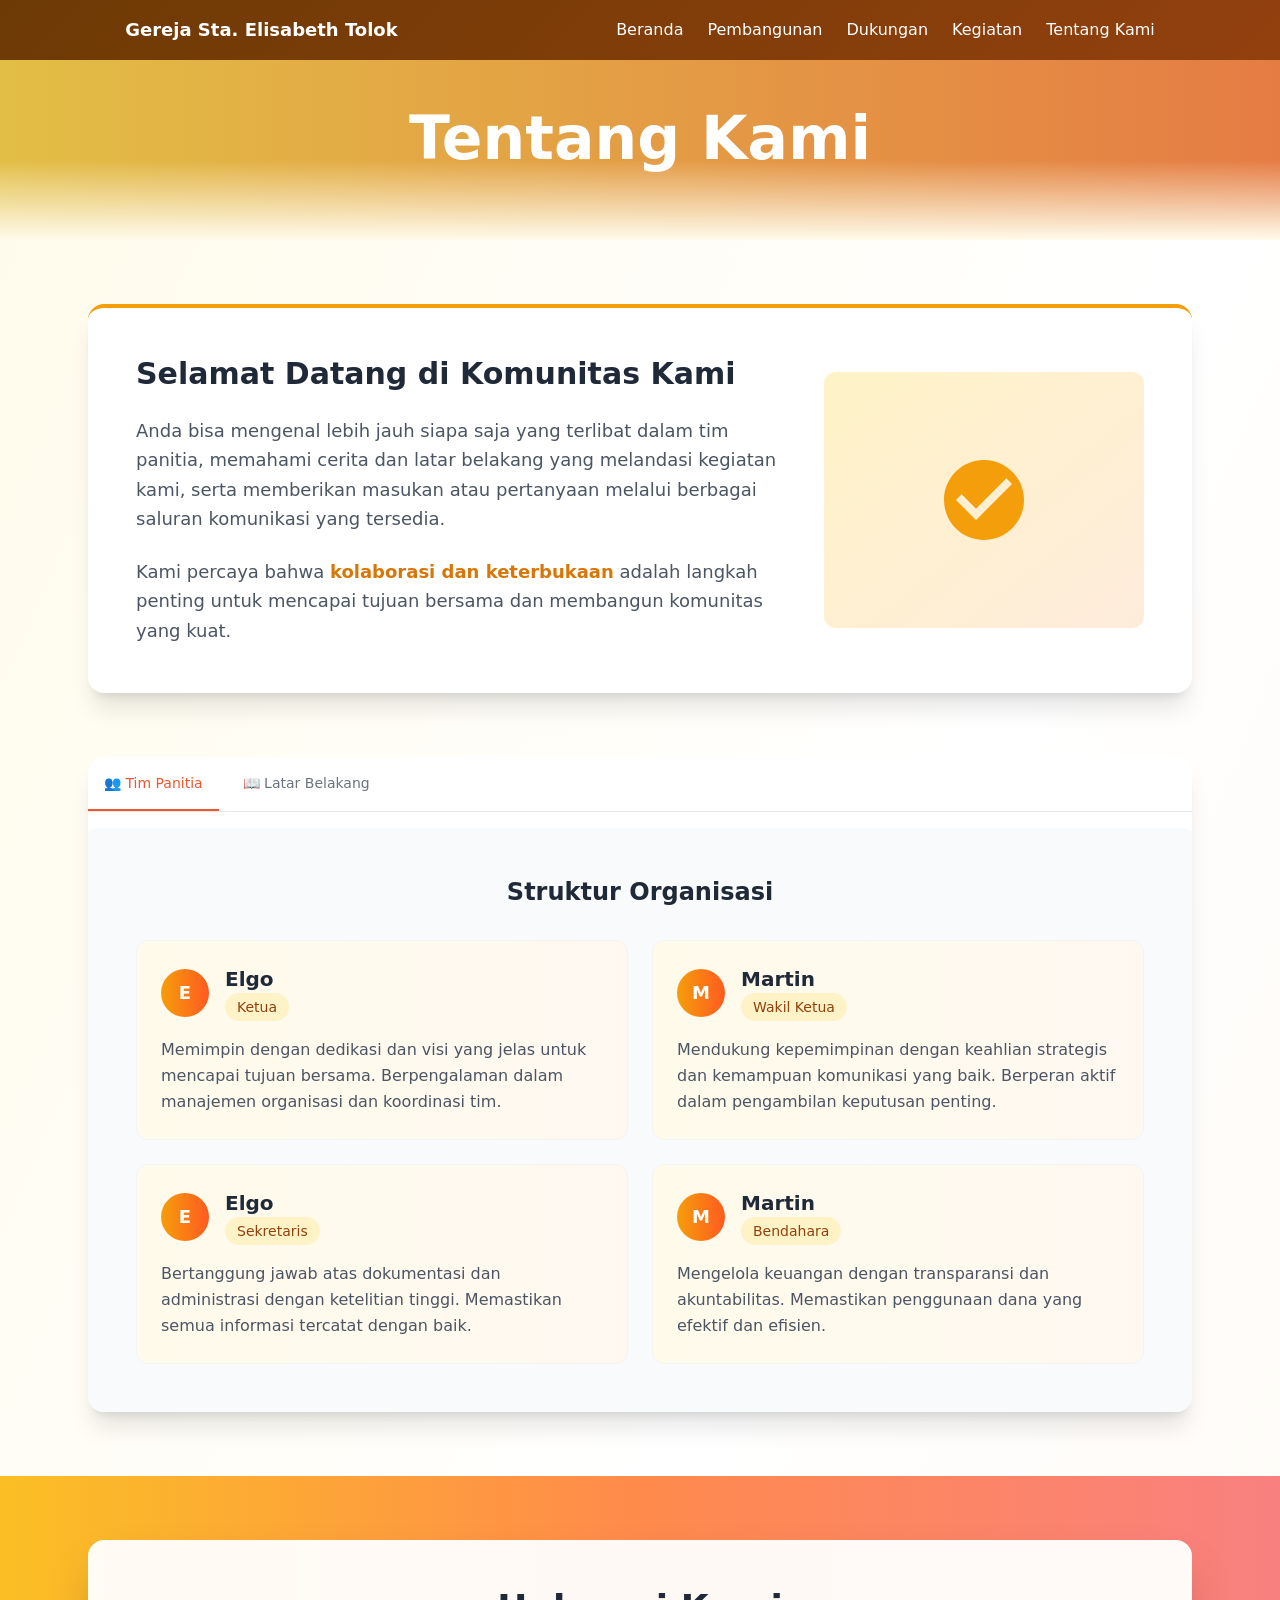
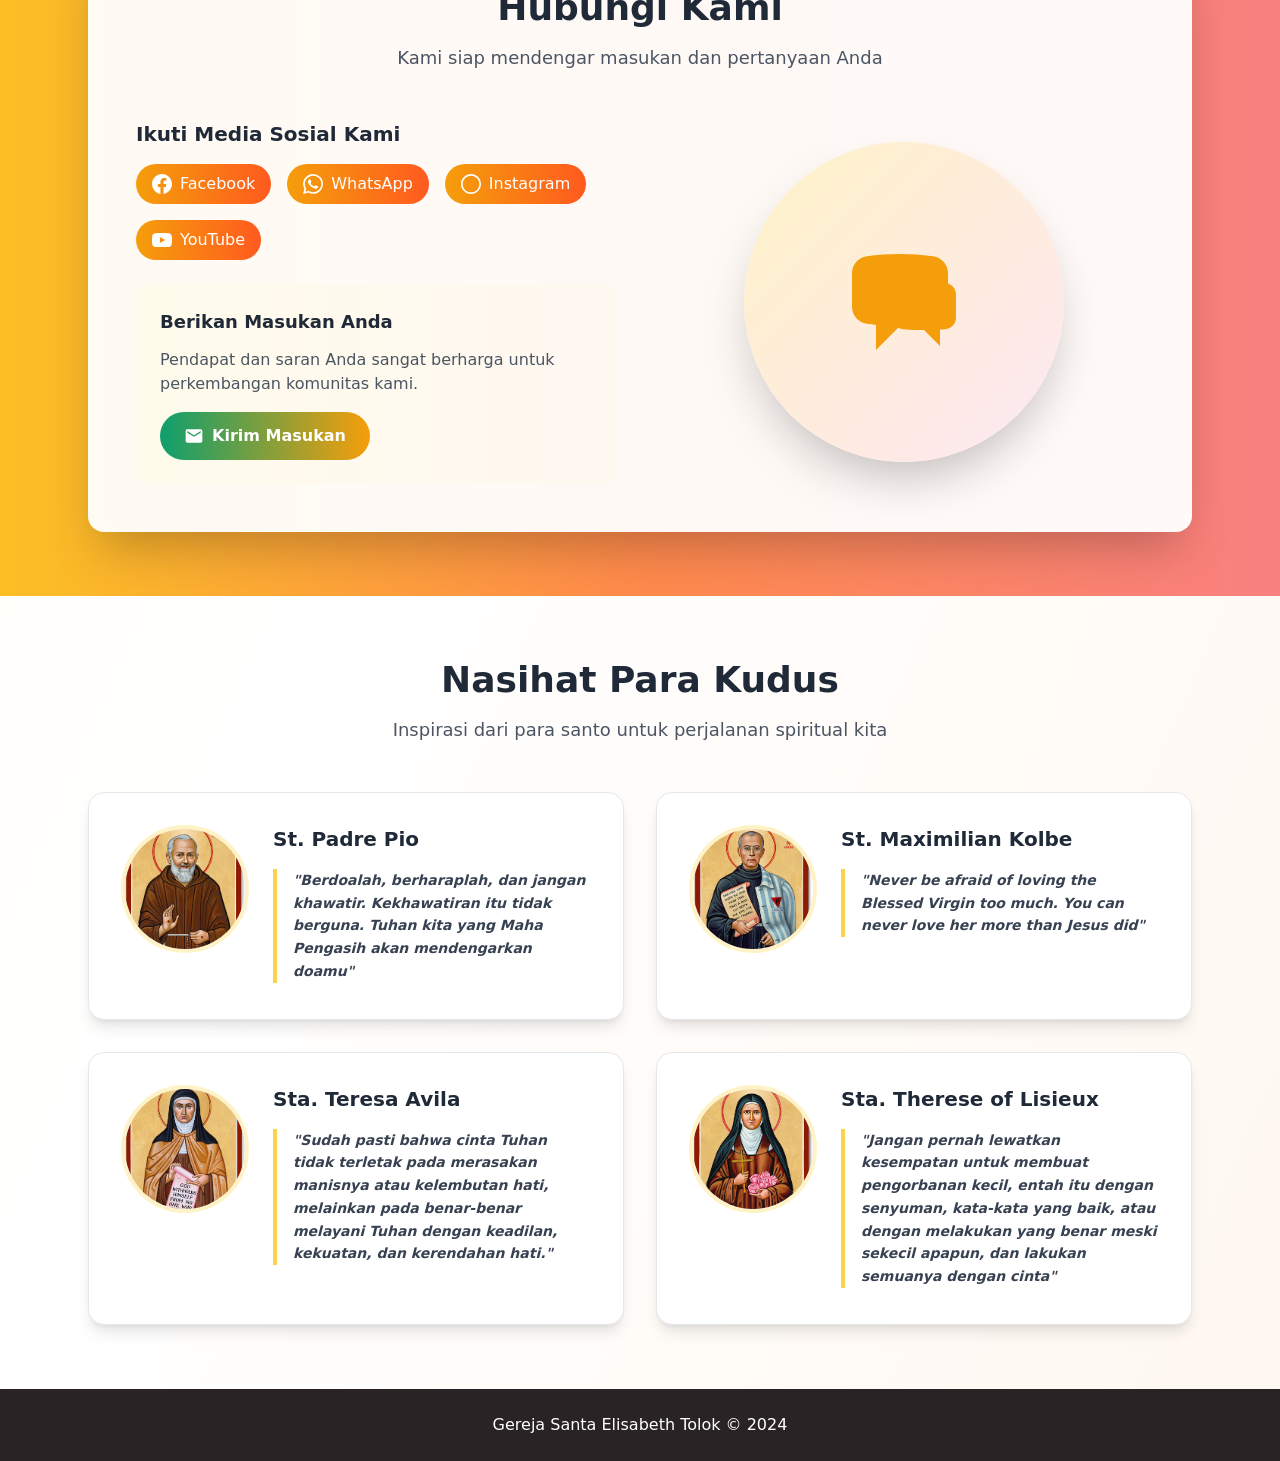
<file: tentang.html>
<!doctype html>
<html lang="en">
	<head>
		<meta charset="utf-8" />
		<link rel="icon" href="./favicon.png" />
		<meta name="viewport" content="width=device-width, initial-scale=1" />
		
		<link href="./_app/immutable/assets/0.m5iZpfd6.css" rel="stylesheet">
		<link href="./_app/immutable/assets/6.Bj0HLBXQ.css" rel="stylesheet">
		<link rel="modulepreload" href="./_app/immutable/entry/start.BPrYr3Z0.js">
		<link rel="modulepreload" href="./_app/immutable/chunks/entry.BeOxN-fr.js">
		<link rel="modulepreload" href="./_app/immutable/chunks/scheduler.BIV4Sg5W.js">
		<link rel="modulepreload" href="./_app/immutable/chunks/index.CLK5rxel.js">
		<link rel="modulepreload" href="./_app/immutable/entry/app.BtD-EIlh.js">
		<link rel="modulepreload" href="./_app/immutable/chunks/index.BEQqYNBx.js">
		<link rel="modulepreload" href="./_app/immutable/nodes/0.6ingvnxq.js">
		<link rel="modulepreload" href="./_app/immutable/chunks/each.D6YF6ztN.js">
		<link rel="modulepreload" href="./_app/immutable/chunks/stores.Avh5eevN.js">
		<link rel="modulepreload" href="./_app/immutable/chunks/bundle-mjs.D696Ktp4.js">
		<link rel="modulepreload" href="./_app/immutable/nodes/6.DNZ0_FhV.js">
		<link rel="modulepreload" href="./_app/immutable/chunks/Tabs.IhGyqbiY.js">
		<link rel="modulepreload" href="./_app/immutable/chunks/spread.CgU5AtxT.js">
		<link rel="modulepreload" href="./_app/immutable/chunks/Blockquote.D4vHB4Zv.js">
	</head>
	<body data-sveltekit-preload-data="hover">
		<div style="display: contents">  <div class="flex flex-col scroll-lgooth"><header class="sticky top-0 z-50"> <div class="hidden lg:flex items-center bg-gradient-nav justify-around bg-[#854D27] p-4 svelte-y3pet6"><a href="/" class="text-white font-bold text-lg" data-svelte-h="svelte-iw1gk1">Gereja Sta. Elisabeth Tolok</a> <nav class="text-white"><ul class="flex gap-6"><li><a href="/" class="hover:underline">Beranda</a> </li><li><a href="/pembangunan" class="hover:underline">Pembangunan</a> </li><li><a href="/dukungan" class="hover:underline">Dukungan</a> </li><li><a href="/kegiatan" class="hover:underline">Kegiatan</a> </li><li aria-current="page"><a href="/tentang" class="hover:underline">Tentang Kami</a> </li></ul></nav></div>  <div class="flex lg:hidden flex-col bg-[#854D27] text-white p-4 bg-gradient-nav svelte-y3pet6"><div class="flex items-center justify-between"><a href="/" class="font-bold text-lg" data-svelte-h="svelte-1ypkyiw">Gereja Sta. Elisabeth Tolok</a> <button aria-label="Toggle menu"> <svg class="w-6 h-6" fill="none" viewBox="0 0 24 24" stroke="currentColor"><path stroke-linecap="round" stroke-linejoin="round" stroke-width="1.5" d="M4 6h16M4 12h16M4 18h16"></path></svg></button></div> </div></header> <div class="grid grid-cols-2 content-center sm:h-screen"><section class="relative col-span-2 lg:col-span-1 flex flex-col justify-center items-center m-2 lg:m-4 p-2 lg:p-4"><div class="space-y-11 text-gray-200 text-lg"><div class="hidden sm:flex flex-col lg:mt-0 space-y-2 animate-pulse" data-svelte-h="svelte-15c1eyr"><div class="bg-gray-200 mx-1 px-1 shadow-sm border-gray-200 rounded-lg">loading loading</div> <div class="bg-gray-200 mx-1 px-1 shadow-sm border-gray-200 rounded-lg">loading loading loading</div> <div class="bg-gray-200 mx-1 px-1 shadow-sm border-gray-200 rounded-lg">loading loading loading loading</div></div> <div class="sm:hidden space-y-2 animate-pulse"><div class="bg-gray-200 mx-1 px-1 shadow-sm border-gray-200 rounded-lg mb-5" data-svelte-h="svelte-qvpcl9">loading loading loading loading lol</div> <div class=""><div role="status" class="space-y-8 animate-pulse md:space-y-0 md:space-x-8 rtl:space-x-reverse md:flex md:items-center"><div class="flex justify-center items-center w-full h-48 bg-gray-300 rounded sm:w-96  dark:bg-gray-700"><svg width="48" height="48" class="text-gray-200" xmlns="http://www.w3.org/2000/svg" aria-hidden="true" fill="currentColor" viewBox="0 0 640 512"><path d="M480 80C480 35.82 515.8 0 560 0C604.2 0 640 35.82 640 80C640 124.2 604.2 160 560 160C515.8 160 480 124.2 480 80zM0 456.1C0 445.6 2.964 435.3 8.551 426.4L225.3 81.01C231.9 70.42 243.5 64 256 64C268.5 64 280.1 70.42 286.8 81.01L412.7 281.7L460.9 202.7C464.1 196.1 472.2 192 480 192C487.8 192 495 196.1 499.1 202.7L631.1 419.1C636.9 428.6 640 439.7 640 450.9C640 484.6 612.6 512 578.9 512H55.91C25.03 512 .0006 486.1 .0006 456.1L0 456.1z"></path></svg></div> <div class="w-full" data-svelte-h="svelte-1l75rvy"><div class="h-2.5 bg-gray-200 rounded-full dark:bg-gray-700 w-1/2 mb-4"></div> <div class="h-2 bg-gray-200 rounded-full dark:bg-gray-700 w-9/12 mb-2.5"></div> <div class="h-2 bg-gray-200 rounded-full dark:bg-gray-700 mb-2.5"></div> <div class="h-2 bg-gray-200 rounded-full dark:bg-gray-700 mb-2.5"></div> <div class="h-2 bg-gray-200 rounded-full dark:bg-gray-700 w-10/12 mb-2.5"></div> <div class="h-2 bg-gray-200 rounded-full dark:bg-gray-700 w-11/12 mb-2.5"></div> <div class="h-2 bg-gray-200 rounded-full dark:bg-gray-700 w-9/12"></div></div> <span class="sr-only" data-svelte-h="svelte-1wtojot">Loading...</span></div> </div> </div><div class="sm:hidden space-y-2 animate-pulse"><div class="bg-gray-200 mx-1 px-1 shadow-sm border-gray-200 rounded-lg mb-5" data-svelte-h="svelte-qvpcl9">loading loading loading loading lol</div> <div class=""><div role="status" class="space-y-8 animate-pulse md:space-y-0 md:space-x-8 rtl:space-x-reverse md:flex md:items-center"><div class="flex justify-center items-center w-full h-48 bg-gray-300 rounded sm:w-96  dark:bg-gray-700"><svg width="48" height="48" class="text-gray-200" xmlns="http://www.w3.org/2000/svg" aria-hidden="true" fill="currentColor" viewBox="0 0 640 512"><path d="M480 80C480 35.82 515.8 0 560 0C604.2 0 640 35.82 640 80C640 124.2 604.2 160 560 160C515.8 160 480 124.2 480 80zM0 456.1C0 445.6 2.964 435.3 8.551 426.4L225.3 81.01C231.9 70.42 243.5 64 256 64C268.5 64 280.1 70.42 286.8 81.01L412.7 281.7L460.9 202.7C464.1 196.1 472.2 192 480 192C487.8 192 495 196.1 499.1 202.7L631.1 419.1C636.9 428.6 640 439.7 640 450.9C640 484.6 612.6 512 578.9 512H55.91C25.03 512 .0006 486.1 .0006 456.1L0 456.1z"></path></svg></div> <div class="w-full" data-svelte-h="svelte-1l75rvy"><div class="h-2.5 bg-gray-200 rounded-full dark:bg-gray-700 w-1/2 mb-4"></div> <div class="h-2 bg-gray-200 rounded-full dark:bg-gray-700 w-9/12 mb-2.5"></div> <div class="h-2 bg-gray-200 rounded-full dark:bg-gray-700 mb-2.5"></div> <div class="h-2 bg-gray-200 rounded-full dark:bg-gray-700 mb-2.5"></div> <div class="h-2 bg-gray-200 rounded-full dark:bg-gray-700 w-10/12 mb-2.5"></div> <div class="h-2 bg-gray-200 rounded-full dark:bg-gray-700 w-11/12 mb-2.5"></div> <div class="h-2 bg-gray-200 rounded-full dark:bg-gray-700 w-9/12"></div></div> <span class="sr-only" data-svelte-h="svelte-1wtojot">Loading...</span></div> </div> </div><div class="sm:hidden space-y-2 animate-pulse"><div class="bg-gray-200 mx-1 px-1 shadow-sm border-gray-200 rounded-lg mb-5" data-svelte-h="svelte-qvpcl9">loading loading loading loading lol</div> <div class=""><div role="status" class="space-y-8 animate-pulse md:space-y-0 md:space-x-8 rtl:space-x-reverse md:flex md:items-center"><div class="flex justify-center items-center w-full h-48 bg-gray-300 rounded sm:w-96  dark:bg-gray-700"><svg width="48" height="48" class="text-gray-200" xmlns="http://www.w3.org/2000/svg" aria-hidden="true" fill="currentColor" viewBox="0 0 640 512"><path d="M480 80C480 35.82 515.8 0 560 0C604.2 0 640 35.82 640 80C640 124.2 604.2 160 560 160C515.8 160 480 124.2 480 80zM0 456.1C0 445.6 2.964 435.3 8.551 426.4L225.3 81.01C231.9 70.42 243.5 64 256 64C268.5 64 280.1 70.42 286.8 81.01L412.7 281.7L460.9 202.7C464.1 196.1 472.2 192 480 192C487.8 192 495 196.1 499.1 202.7L631.1 419.1C636.9 428.6 640 439.7 640 450.9C640 484.6 612.6 512 578.9 512H55.91C25.03 512 .0006 486.1 .0006 456.1L0 456.1z"></path></svg></div> <div class="w-full" data-svelte-h="svelte-1l75rvy"><div class="h-2.5 bg-gray-200 rounded-full dark:bg-gray-700 w-1/2 mb-4"></div> <div class="h-2 bg-gray-200 rounded-full dark:bg-gray-700 w-9/12 mb-2.5"></div> <div class="h-2 bg-gray-200 rounded-full dark:bg-gray-700 mb-2.5"></div> <div class="h-2 bg-gray-200 rounded-full dark:bg-gray-700 mb-2.5"></div> <div class="h-2 bg-gray-200 rounded-full dark:bg-gray-700 w-10/12 mb-2.5"></div> <div class="h-2 bg-gray-200 rounded-full dark:bg-gray-700 w-11/12 mb-2.5"></div> <div class="h-2 bg-gray-200 rounded-full dark:bg-gray-700 w-9/12"></div></div> <span class="sr-only" data-svelte-h="svelte-1wtojot">Loading...</span></div> </div> </div></div></section> <section class="hidden lg:flex lg:col-span-1 animate-pulse" data-svelte-h="svelte-v6ze9b"><div class="p-2 m-2 bg-gray-200 h-80 w-[85%] rounded-lg shadow-md"></div></section></div> <footer class="flex flex-col justify-center bg-[#292326]" data-svelte-h="svelte-xai92"><div class="m-3 p-3 text-white"><section class="text-center text-bold">Gereja Santa Elisabeth Tolok © 2024</section></div></footer></div> 
			
			<script>
				{
					__sveltekit_1hct5b3 = {
						base: new URL(".", location).pathname.slice(0, -1)
					};

					const element = document.currentScript.parentElement;

					Promise.all([
						import("./_app/immutable/entry/start.BPrYr3Z0.js"),
						import("./_app/immutable/entry/app.BtD-EIlh.js")
					]).then(([kit, app]) => {
						kit.start(app, element, {
							node_ids: [0, 6],
							data: [null,null],
							form: null,
							error: null
						});
					});
				}
			</script>
		</div>
	</body>
</html>
</file>
<file: _app/immutable/assets/0.m5iZpfd6.css>
*,:before,:after{--tw-border-spacing-x: 0;--tw-border-spacing-y: 0;--tw-translate-x: 0;--tw-translate-y: 0;--tw-rotate: 0;--tw-skew-x: 0;--tw-skew-y: 0;--tw-scale-x: 1;--tw-scale-y: 1;--tw-pan-x: ;--tw-pan-y: ;--tw-pinch-zoom: ;--tw-scroll-snap-strictness: proximity;--tw-gradient-from-position: ;--tw-gradient-via-position: ;--tw-gradient-to-position: ;--tw-ordinal: ;--tw-slashed-zero: ;--tw-numeric-figure: ;--tw-numeric-spacing: ;--tw-numeric-fraction: ;--tw-ring-inset: ;--tw-ring-offset-width: 0px;--tw-ring-offset-color: #fff;--tw-ring-color: rgb(63 131 248 / .5);--tw-ring-offset-shadow: 0 0 #0000;--tw-ring-shadow: 0 0 #0000;--tw-shadow: 0 0 #0000;--tw-shadow-colored: 0 0 #0000;--tw-blur: ;--tw-brightness: ;--tw-contrast: ;--tw-grayscale: ;--tw-hue-rotate: ;--tw-invert: ;--tw-saturate: ;--tw-sepia: ;--tw-drop-shadow: ;--tw-backdrop-blur: ;--tw-backdrop-brightness: ;--tw-backdrop-contrast: ;--tw-backdrop-grayscale: ;--tw-backdrop-hue-rotate: ;--tw-backdrop-invert: ;--tw-backdrop-opacity: ;--tw-backdrop-saturate: ;--tw-backdrop-sepia: ;--tw-contain-size: ;--tw-contain-layout: ;--tw-contain-paint: ;--tw-contain-style: }::backdrop{--tw-border-spacing-x: 0;--tw-border-spacing-y: 0;--tw-translate-x: 0;--tw-translate-y: 0;--tw-rotate: 0;--tw-skew-x: 0;--tw-skew-y: 0;--tw-scale-x: 1;--tw-scale-y: 1;--tw-pan-x: ;--tw-pan-y: ;--tw-pinch-zoom: ;--tw-scroll-snap-strictness: proximity;--tw-gradient-from-position: ;--tw-gradient-via-position: ;--tw-gradient-to-position: ;--tw-ordinal: ;--tw-slashed-zero: ;--tw-numeric-figure: ;--tw-numeric-spacing: ;--tw-numeric-fraction: ;--tw-ring-inset: ;--tw-ring-offset-width: 0px;--tw-ring-offset-color: #fff;--tw-ring-color: rgb(63 131 248 / .5);--tw-ring-offset-shadow: 0 0 #0000;--tw-ring-shadow: 0 0 #0000;--tw-shadow: 0 0 #0000;--tw-shadow-colored: 0 0 #0000;--tw-blur: ;--tw-brightness: ;--tw-contrast: ;--tw-grayscale: ;--tw-hue-rotate: ;--tw-invert: ;--tw-saturate: ;--tw-sepia: ;--tw-drop-shadow: ;--tw-backdrop-blur: ;--tw-backdrop-brightness: ;--tw-backdrop-contrast: ;--tw-backdrop-grayscale: ;--tw-backdrop-hue-rotate: ;--tw-backdrop-invert: ;--tw-backdrop-opacity: ;--tw-backdrop-saturate: ;--tw-backdrop-sepia: ;--tw-contain-size: ;--tw-contain-layout: ;--tw-contain-paint: ;--tw-contain-style: }*,:before,:after{box-sizing:border-box;border-width:0;border-style:solid;border-color:#e5e7eb}:before,:after{--tw-content: ""}html,:host{line-height:1.5;-webkit-text-size-adjust:100%;-moz-tab-size:4;-o-tab-size:4;tab-size:4;font-family:ui-sans-serif,system-ui,sans-serif,"Apple Color Emoji","Segoe UI Emoji",Segoe UI Symbol,"Noto Color Emoji";font-feature-settings:normal;font-variation-settings:normal;-webkit-tap-highlight-color:transparent}body{margin:0;line-height:inherit}hr{height:0;color:inherit;border-top-width:1px}abbr:where([title]){-webkit-text-decoration:underline dotted;text-decoration:underline dotted}h1,h2,h3,h4,h5,h6{font-size:inherit;font-weight:inherit}a{color:inherit;text-decoration:inherit}b,strong{font-weight:bolder}code,kbd,samp,pre{font-family:ui-monospace,SFMono-Regular,Menlo,Monaco,Consolas,Liberation Mono,Courier New,monospace;font-feature-settings:normal;font-variation-settings:normal;font-size:1em}small{font-size:80%}sub,sup{font-size:75%;line-height:0;position:relative;vertical-align:baseline}sub{bottom:-.25em}sup{top:-.5em}table{text-indent:0;border-color:inherit;border-collapse:collapse}button,input,optgroup,select,textarea{font-family:inherit;font-feature-settings:inherit;font-variation-settings:inherit;font-size:100%;font-weight:inherit;line-height:inherit;letter-spacing:inherit;color:inherit;margin:0;padding:0}button,select{text-transform:none}button,input:where([type=button]),input:where([type=reset]),input:where([type=submit]){-webkit-appearance:button;background-color:transparent;background-image:none}:-moz-focusring{outline:auto}:-moz-ui-invalid{box-shadow:none}progress{vertical-align:baseline}::-webkit-inner-spin-button,::-webkit-outer-spin-button{height:auto}[type=search]{-webkit-appearance:textfield;outline-offset:-2px}::-webkit-search-decoration{-webkit-appearance:none}::-webkit-file-upload-button{-webkit-appearance:button;font:inherit}summary{display:list-item}blockquote,dl,dd,h1,h2,h3,h4,h5,h6,hr,figure,p,pre{margin:0}fieldset{margin:0;padding:0}legend{padding:0}ol,ul,menu{list-style:none;margin:0;padding:0}dialog{padding:0}textarea{resize:vertical}input::-moz-placeholder,textarea::-moz-placeholder{opacity:1;color:#9ca3af}input::placeholder,textarea::placeholder{opacity:1;color:#9ca3af}button,[role=button]{cursor:pointer}:disabled{cursor:default}img,svg,video,canvas,audio,iframe,embed,object{display:block;vertical-align:middle}img,video{max-width:100%;height:auto}[hidden]:where(:not([hidden=until-found])){display:none}[data-tooltip-style^=light]+.tooltip>.tooltip-arrow:before{border-style:solid;border-color:#e5e7eb}[data-tooltip-style^=light]+.tooltip[data-popper-placement^=top]>.tooltip-arrow:before{border-bottom-width:1px;border-right-width:1px}[data-tooltip-style^=light]+.tooltip[data-popper-placement^=right]>.tooltip-arrow:before{border-bottom-width:1px;border-left-width:1px}[data-tooltip-style^=light]+.tooltip[data-popper-placement^=bottom]>.tooltip-arrow:before{border-top-width:1px;border-left-width:1px}[data-tooltip-style^=light]+.tooltip[data-popper-placement^=left]>.tooltip-arrow:before{border-top-width:1px;border-right-width:1px}.tooltip[data-popper-placement^=top]>.tooltip-arrow{bottom:-4px}.tooltip[data-popper-placement^=bottom]>.tooltip-arrow{top:-4px}.tooltip[data-popper-placement^=left]>.tooltip-arrow{right:-4px}.tooltip[data-popper-placement^=right]>.tooltip-arrow{left:-4px}.tooltip.invisible>.tooltip-arrow:before{visibility:hidden}[data-popper-arrow],[data-popper-arrow]:before{position:absolute;width:8px;height:8px;background:inherit}[data-popper-arrow]{visibility:hidden}[data-popper-arrow]:before{content:"";visibility:visible;transform:rotate(45deg)}[data-popper-arrow]:after{content:"";visibility:visible;transform:rotate(45deg);position:absolute;width:9px;height:9px;background:inherit}[role=tooltip]>[data-popper-arrow]:before{border-style:solid;border-color:#e5e7eb}.dark [role=tooltip]>[data-popper-arrow]:before{border-style:solid;border-color:#4b5563}[role=tooltip]>[data-popper-arrow]:after{border-style:solid;border-color:#e5e7eb}.dark [role=tooltip]>[data-popper-arrow]:after{border-style:solid;border-color:#4b5563}[data-popover][role=tooltip][data-popper-placement^=top]>[data-popper-arrow]:before{border-bottom-width:1px;border-right-width:1px}[data-popover][role=tooltip][data-popper-placement^=top]>[data-popper-arrow]:after{border-bottom-width:1px;border-right-width:1px}[data-popover][role=tooltip][data-popper-placement^=right]>[data-popper-arrow]:before{border-bottom-width:1px;border-left-width:1px}[data-popover][role=tooltip][data-popper-placement^=right]>[data-popper-arrow]:after{border-bottom-width:1px;border-left-width:1px}[data-popover][role=tooltip][data-popper-placement^=bottom]>[data-popper-arrow]:before{border-top-width:1px;border-left-width:1px}[data-popover][role=tooltip][data-popper-placement^=bottom]>[data-popper-arrow]:after{border-top-width:1px;border-left-width:1px}[data-popover][role=tooltip][data-popper-placement^=left]>[data-popper-arrow]:before{border-top-width:1px;border-right-width:1px}[data-popover][role=tooltip][data-popper-placement^=left]>[data-popper-arrow]:after{border-top-width:1px;border-right-width:1px}[data-popover][role=tooltip][data-popper-placement^=top]>[data-popper-arrow]{bottom:-5px}[data-popover][role=tooltip][data-popper-placement^=bottom]>[data-popper-arrow]{top:-5px}[data-popover][role=tooltip][data-popper-placement^=left]>[data-popper-arrow]{right:-5px}[data-popover][role=tooltip][data-popper-placement^=right]>[data-popper-arrow]{left:-5px}[type=text],[type=email],[type=url],[type=password],[type=number],[type=date],[type=datetime-local],[type=month],[type=search],[type=tel],[type=time],[type=week],[multiple],textarea,select{-webkit-appearance:none;-moz-appearance:none;appearance:none;background-color:#fff;border-color:#6b7280;border-width:1px;border-radius:0;padding:.5rem .75rem;font-size:1rem;line-height:1.5rem;--tw-shadow: 0 0 #0000}[type=text]:focus,[type=email]:focus,[type=url]:focus,[type=password]:focus,[type=number]:focus,[type=date]:focus,[type=datetime-local]:focus,[type=month]:focus,[type=search]:focus,[type=tel]:focus,[type=time]:focus,[type=week]:focus,[multiple]:focus,textarea:focus,select:focus{outline:2px solid transparent;outline-offset:2px;--tw-ring-inset: var(--tw-empty, );--tw-ring-offset-width: 0px;--tw-ring-offset-color: #fff;--tw-ring-color: #1C64F2;--tw-ring-offset-shadow: var(--tw-ring-inset) 0 0 0 var(--tw-ring-offset-width) var(--tw-ring-offset-color);--tw-ring-shadow: var(--tw-ring-inset) 0 0 0 calc(1px + var(--tw-ring-offset-width)) var(--tw-ring-color);box-shadow:var(--tw-ring-offset-shadow),var(--tw-ring-shadow),var(--tw-shadow);border-color:#1c64f2}input::-moz-placeholder,textarea::-moz-placeholder{color:#6b7280;opacity:1}input::placeholder,textarea::placeholder{color:#6b7280;opacity:1}::-webkit-datetime-edit-fields-wrapper{padding:0}input[type=time]::-webkit-calendar-picker-indicator{background:none}select:not([size]){background-image:url("data:image/svg+xml,%3csvg aria-hidden='true' xmlns='http://www.w3.org/2000/svg' fill='none' viewBox='0 0 10 6'%3e %3cpath stroke='%236B7280' stroke-linecap='round' stroke-linejoin='round' stroke-width='2' d='m1 1 4 4 4-4'/%3e %3c/svg%3e");background-position:right .75rem center;background-repeat:no-repeat;background-size:.75em .75em;padding-right:2.5rem;-webkit-print-color-adjust:exact;print-color-adjust:exact}:is([dir=rtl]) select:not([size]){background-position:left .75rem center;padding-right:.75rem;padding-left:0}[multiple]{background-image:initial;background-position:initial;background-repeat:unset;background-size:initial;padding-right:.75rem;-webkit-print-color-adjust:unset;print-color-adjust:unset}[type=checkbox],[type=radio]{-webkit-appearance:none;-moz-appearance:none;appearance:none;padding:0;-webkit-print-color-adjust:exact;print-color-adjust:exact;display:inline-block;vertical-align:middle;background-origin:border-box;-webkit-user-select:none;-moz-user-select:none;user-select:none;flex-shrink:0;height:1rem;width:1rem;color:#1c64f2;background-color:#fff;border-color:#6b7280;border-width:1px;--tw-shadow: 0 0 #0000}[type=checkbox]{border-radius:0}[type=radio]{border-radius:100%}[type=checkbox]:focus,[type=radio]:focus{outline:2px solid transparent;outline-offset:2px;--tw-ring-inset: var(--tw-empty, );--tw-ring-offset-width: 2px;--tw-ring-offset-color: #fff;--tw-ring-color: #1C64F2;--tw-ring-offset-shadow: var(--tw-ring-inset) 0 0 0 var(--tw-ring-offset-width) var(--tw-ring-offset-color);--tw-ring-shadow: var(--tw-ring-inset) 0 0 0 calc(2px + var(--tw-ring-offset-width)) var(--tw-ring-color);box-shadow:var(--tw-ring-offset-shadow),var(--tw-ring-shadow),var(--tw-shadow)}[type=checkbox]:checked,[type=radio]:checked,.dark [type=checkbox]:checked,.dark [type=radio]:checked{border-color:transparent;background-color:currentColor;background-size:.55em .55em;background-position:center;background-repeat:no-repeat}[type=checkbox]:checked{background-image:url("data:image/svg+xml,%3csvg aria-hidden='true' xmlns='http://www.w3.org/2000/svg' fill='none' viewBox='0 0 16 12'%3e %3cpath stroke='white' stroke-linecap='round' stroke-linejoin='round' stroke-width='3' d='M1 5.917 5.724 10.5 15 1.5'/%3e %3c/svg%3e");background-repeat:no-repeat;background-size:.55em .55em;-webkit-print-color-adjust:exact;print-color-adjust:exact}[type=radio]:checked{background-image:url("data:image/svg+xml,%3csvg viewBox='0 0 16 16' fill='white' xmlns='http://www.w3.org/2000/svg'%3e%3ccircle cx='8' cy='8' r='3'/%3e%3c/svg%3e");background-size:1em 1em}.dark [type=radio]:checked{background-image:url("data:image/svg+xml,%3csvg viewBox='0 0 16 16' fill='white' xmlns='http://www.w3.org/2000/svg'%3e%3ccircle cx='8' cy='8' r='3'/%3e%3c/svg%3e");background-size:1em 1em}[type=checkbox]:indeterminate{background-image:url("data:image/svg+xml,%3csvg aria-hidden='true' xmlns='http://www.w3.org/2000/svg' fill='none' viewBox='0 0 16 12'%3e %3cpath stroke='white' stroke-linecap='round' stroke-linejoin='round' stroke-width='3' d='M0.5 6h14'/%3e %3c/svg%3e");background-color:currentColor;border-color:transparent;background-position:center;background-repeat:no-repeat;background-size:.55em .55em;-webkit-print-color-adjust:exact;print-color-adjust:exact}[type=checkbox]:indeterminate:hover,[type=checkbox]:indeterminate:focus{border-color:transparent;background-color:currentColor}[type=file]{background:unset;border-color:inherit;border-width:0;border-radius:0;padding:0;font-size:unset;line-height:inherit}[type=file]:focus{outline:1px auto inherit}input[type=file]::file-selector-button{color:#fff;background:#1f2937;border:0;font-weight:500;font-size:.875rem;cursor:pointer;padding:.625rem 1rem .625rem 2rem;margin-inline-start:-1rem;margin-inline-end:1rem}input[type=file]::file-selector-button:hover{background:#374151}:is([dir=rtl]) input[type=file]::file-selector-button{padding-right:2rem;padding-left:1rem}.dark input[type=file]::file-selector-button{color:#fff;background:#4b5563}.dark input[type=file]::file-selector-button:hover{background:#6b7280}input[type=range]::-webkit-slider-thumb{height:1.25rem;width:1.25rem;background:#1c64f2;border-radius:9999px;border:0;appearance:none;-moz-appearance:none;-webkit-appearance:none;cursor:pointer}input[type=range]:disabled::-webkit-slider-thumb{background:#9ca3af}.dark input[type=range]:disabled::-webkit-slider-thumb{background:#6b7280}input[type=range]:focus::-webkit-slider-thumb{outline:2px solid transparent;outline-offset:2px;--tw-ring-offset-shadow: var(--tw-ring-inset) 0 0 0 var(--tw-ring-offset-width) var(--tw-ring-offset-color);--tw-ring-shadow: var(--tw-ring-inset) 0 0 0 calc(4px + var(--tw-ring-offset-width)) var(--tw-ring-color);box-shadow:var(--tw-ring-offset-shadow),var(--tw-ring-shadow),var(--tw-shadow, 0 0 #0000);--tw-ring-opacity: 1px;--tw-ring-color: rgb(164 202 254 / var(--tw-ring-opacity))}input[type=range]::-moz-range-thumb{height:1.25rem;width:1.25rem;background:#1c64f2;border-radius:9999px;border:0;appearance:none;-moz-appearance:none;-webkit-appearance:none;cursor:pointer}input[type=range]:disabled::-moz-range-thumb{background:#9ca3af}.dark input[type=range]:disabled::-moz-range-thumb{background:#6b7280}input[type=range]::-moz-range-progress{background:#3f83f8}input[type=range]::-ms-fill-lower{background:#3f83f8}input[type=range].range-sm::-webkit-slider-thumb{height:1rem;width:1rem}input[type=range].range-lg::-webkit-slider-thumb{height:1.5rem;width:1.5rem}input[type=range].range-sm::-moz-range-thumb{height:1rem;width:1rem}input[type=range].range-lg::-moz-range-thumb{height:1.5rem;width:1.5rem}.container{width:100%}@media (min-width: 640px){.container{max-width:640px}}@media (min-width: 768px){.container{max-width:768px}}@media (min-width: 1024px){.container{max-width:1024px}}@media (min-width: 1280px){.container{max-width:1280px}}@media (min-width: 1536px){.container{max-width:1536px}}.sr-only{position:absolute;width:1px;height:1px;padding:0;margin:-1px;overflow:hidden;clip:rect(0,0,0,0);white-space:nowrap;border-width:0}.pointer-events-none{pointer-events:none}.visible{visibility:visible}.static{position:static}.fixed{position:fixed}.absolute{position:absolute}.relative{position:relative}.sticky{position:sticky}.-inset-1{top:-.25rem;right:-.25rem;bottom:-.25rem;left:-.25rem}.inset-0{top:0;right:0;bottom:0;left:0}.inset-x-0{left:0;right:0}.inset-y-0{top:0;bottom:0}.-left-\[17px\]{left:-17px}.-right-3{right:-.75rem}.-right-\[16px\]{right:-16px}.-right-\[17px\]{right:-17px}.-start-1\.5{inset-inline-start:-.375rem}.-start-14{inset-inline-start:-3.5rem}.-start-3{inset-inline-start:-.75rem}.bottom-0{bottom:0}.bottom-32{bottom:8rem}.bottom-4{bottom:1rem}.bottom-5{bottom:1.25rem}.bottom-6{bottom:1.5rem}.end-0{inset-inline-end:0px}.end-2\.5{inset-inline-end:.625rem}.end-5{inset-inline-end:1.25rem}.end-6{inset-inline-end:1.5rem}.left-0{left:0}.left-1\/2{left:50%}.left-16{left:4rem}.left-20{left:5rem}.left-4{left:1rem}.right-0{right:0}.right-16{right:4rem}.right-20{right:5rem}.right-4{right:1rem}.right-8{right:2rem}.start-0{inset-inline-start:0px}.start-1{inset-inline-start:.25rem}.start-1\/2{inset-inline-start:50%}.start-2\.5{inset-inline-start:.625rem}.start-5{inset-inline-start:1.25rem}.top-0{top:0}.top-1{top:.25rem}.top-1\/2{top:50%}.top-2{top:.5rem}.top-20{top:5rem}.top-3{top:.75rem}.top-4{top:1rem}.top-5{top:1.25rem}.top-6{top:1.5rem}.top-8{top:2rem}.top-\[124px\]{top:124px}.top-\[142px\]{top:142px}.top-\[178px\]{top:178px}.top-\[40px\]{top:40px}.top-\[72px\]{top:72px}.top-\[88px\]{top:88px}.top-\[calc\(100\%\+1rem\)\]{top:calc(100% + 1rem)}.-z-10{z-index:-10}.z-0{z-index:0}.z-10{z-index:10}.z-30{z-index:30}.z-40{z-index:40}.z-50{z-index:50}.order-1{order:1}.order-2{order:2}.col-span-2{grid-column:span 2 / span 2}.m-0{margin:0}.m-0\.5{margin:.125rem}.m-2{margin:.5rem}.m-3{margin:.75rem}.m-5{margin:1.25rem}.-mx-1\.5{margin-left:-.375rem;margin-right:-.375rem}.-my-1\.5{margin-top:-.375rem;margin-bottom:-.375rem}.mx-1{margin-left:.25rem;margin-right:.25rem}.mx-2{margin-left:.5rem;margin-right:.5rem}.mx-4{margin-left:1rem;margin-right:1rem}.mx-auto{margin-left:auto;margin-right:auto}.my-1{margin-top:.25rem;margin-bottom:.25rem}.my-12{margin-top:3rem;margin-bottom:3rem}.my-2{margin-top:.5rem;margin-bottom:.5rem}.my-6{margin-top:1.5rem;margin-bottom:1.5rem}.my-8{margin-top:2rem;margin-bottom:2rem}.\!ml-0{margin-left:0!important}.-mb-px{margin-bottom:-1px}.-me-1\.5{margin-inline-end:-.375rem}.-ms-4{margin-inline-start:-1rem}.-mt-px{margin-top:-1px}.mb-1{margin-bottom:.25rem}.mb-10{margin-bottom:2.5rem}.mb-12{margin-bottom:3rem}.mb-16{margin-bottom:4rem}.mb-2{margin-bottom:.5rem}.mb-2\.5{margin-bottom:.625rem}.mb-3{margin-bottom:.75rem}.mb-4{margin-bottom:1rem}.mb-5{margin-bottom:1.25rem}.mb-6{margin-bottom:1.5rem}.mb-8{margin-bottom:2rem}.mb-px{margin-bottom:1px}.me-1{margin-inline-end:.25rem}.me-2{margin-inline-end:.5rem}.me-3{margin-inline-end:.75rem}.me-4{margin-inline-end:1rem}.ml-2{margin-left:.5rem}.mr-2{margin-right:.5rem}.mr-3{margin-right:.75rem}.mr-4{margin-right:1rem}.ms-1{margin-inline-start:.25rem}.ms-1\.5{margin-inline-start:.375rem}.ms-2{margin-inline-start:.5rem}.ms-3{margin-inline-start:.75rem}.ms-4{margin-inline-start:1rem}.ms-6{margin-inline-start:1.5rem}.ms-auto{margin-inline-start:auto}.mt-1{margin-top:.25rem}.mt-1\.5{margin-top:.375rem}.mt-12{margin-top:3rem}.mt-2{margin-top:.5rem}.mt-3{margin-top:.75rem}.mt-4{margin-top:1rem}.mt-6{margin-top:1.5rem}.mt-8{margin-top:2rem}.mt-auto{margin-top:auto}.block{display:block}.inline-block{display:inline-block}.\!inline{display:inline!important}.inline{display:inline}.flex{display:flex}.inline-flex{display:inline-flex}.table{display:table}.grid{display:grid}.contents{display:contents}.\!hidden{display:none!important}.hidden{display:none}.aspect-\[4\/3\]{aspect-ratio:4/3}.aspect-video{aspect-ratio:16 / 9}.h-0\.5{height:.125rem}.h-1{height:.25rem}.h-10{height:2.5rem}.h-12{height:3rem}.h-14{height:3.5rem}.h-16{height:4rem}.h-2{height:.5rem}.h-2\.5{height:.625rem}.h-20{height:5rem}.h-24{height:6rem}.h-3{height:.75rem}.h-3\.5{height:.875rem}.h-36{height:9rem}.h-4{height:1rem}.h-40{height:10rem}.h-48{height:12rem}.h-5{height:1.25rem}.h-56{height:14rem}.h-6{height:1.5rem}.h-60{height:15rem}.h-64{height:16rem}.h-7{height:1.75rem}.h-72{height:18rem}.h-8{height:2rem}.h-80{height:20rem}.h-9{height:2.25rem}.h-96{height:24rem}.h-\[10px\]{height:10px}.h-\[140px\]{height:140px}.h-\[156px\]{height:156px}.h-\[172px\]{height:172px}.h-\[17px\]{height:17px}.h-\[18px\]{height:18px}.h-\[193px\]{height:193px}.h-\[213px\]{height:213px}.h-\[24px\]{height:24px}.h-\[32px\]{height:32px}.h-\[41px\]{height:41px}.h-\[426px\]{height:426px}.h-\[454px\]{height:454px}.h-\[46px\]{height:46px}.h-\[52px\]{height:52px}.h-\[55px\]{height:55px}.h-\[572px\]{height:572px}.h-\[5px\]{height:5px}.h-\[600px\]{height:600px}.h-\[63px\]{height:63px}.h-\[64px\]{height:64px}.h-auto{height:auto}.h-full{height:100%}.h-modal{height:calc(100% - 2rem)}.h-px{height:1px}.h-screen{height:100vh}.max-h-64{max-height:16rem}.max-h-\[40rem\]{max-height:40rem}.max-h-\[90vh\]{max-height:90vh}.max-h-full{max-height:100%}.min-h-\[2\.4rem\]{min-height:2.4rem}.min-h-\[2\.7rem\]{min-height:2.7rem}.min-h-\[3\.2rem\]{min-height:3.2rem}.min-h-screen{min-height:100vh}.\!w-full{width:100%!important}.w-1{width:.25rem}.w-1\/2{width:50%}.w-10{width:2.5rem}.w-10\/12{width:83.333333%}.w-11{width:2.75rem}.w-11\/12{width:91.666667%}.w-12{width:3rem}.w-14{width:3.5rem}.w-16{width:4rem}.w-2{width:.5rem}.w-2\.5{width:.625rem}.w-2\/4{width:50%}.w-20{width:5rem}.w-24{width:6rem}.w-3{width:.75rem}.w-3\.5{width:.875rem}.w-32{width:8rem}.w-36{width:9rem}.w-4{width:1rem}.w-40{width:10rem}.w-48{width:12rem}.w-5{width:1.25rem}.w-6{width:1.5rem}.w-60{width:15rem}.w-64{width:16rem}.w-8{width:2rem}.w-8\/12{width:66.666667%}.w-80{width:20rem}.w-9{width:2.25rem}.w-9\/12{width:75%}.w-96{width:24rem}.w-\[10px\]{width:10px}.w-\[148px\]{width:148px}.w-\[188px\]{width:188px}.w-\[1px\]{width:1px}.w-\[208px\]{width:208px}.w-\[272px\]{width:272px}.w-\[300px\]{width:300px}.w-\[3px\]{width:3px}.w-\[52px\]{width:52px}.w-\[56px\]{width:56px}.w-\[6px\]{width:6px}.w-\[75\%\]{width:75%}.w-\[85\%\]{width:85%}.w-\[calc\(100\%-2rem\)\]{width:calc(100% - 2rem)}.w-full{width:100%}.min-w-full{min-width:100%}.max-w-2xl{max-width:42rem}.max-w-4xl{max-width:56rem}.max-w-60{max-width:15rem}.max-w-6xl{max-width:72rem}.max-w-7xl{max-width:80rem}.max-w-\[133px\]{max-width:133px}.max-w-\[301px\]{max-width:301px}.max-w-\[341px\]{max-width:341px}.max-w-\[351px\]{max-width:351px}.max-w-\[540px\]{max-width:540px}.max-w-\[640px\]{max-width:640px}.max-w-\[7rem\]{max-width:7rem}.max-w-\[83px\]{max-width:83px}.max-w-full{max-width:100%}.max-w-lg{max-width:32rem}.max-w-md{max-width:28rem}.max-w-screen-md{max-width:768px}.max-w-screen-xl{max-width:1280px}.max-w-sm{max-width:24rem}.max-w-xl{max-width:36rem}.max-w-xs{max-width:20rem}.flex-1{flex:1 1 0%}.flex-shrink-0,.shrink-0{flex-shrink:0}.origin-left{transform-origin:left}.-translate-x-1\/2{--tw-translate-x: -50%;transform:translate(var(--tw-translate-x),var(--tw-translate-y)) rotate(var(--tw-rotate)) skew(var(--tw-skew-x)) skewY(var(--tw-skew-y)) scaleX(var(--tw-scale-x)) scaleY(var(--tw-scale-y))}.-translate-x-1\/3{--tw-translate-x: -33.333333%;transform:translate(var(--tw-translate-x),var(--tw-translate-y)) rotate(var(--tw-rotate)) skew(var(--tw-skew-x)) skewY(var(--tw-skew-y)) scaleX(var(--tw-scale-x)) scaleY(var(--tw-scale-y))}.-translate-y-1\/2{--tw-translate-y: -50%;transform:translate(var(--tw-translate-x),var(--tw-translate-y)) rotate(var(--tw-rotate)) skew(var(--tw-skew-x)) skewY(var(--tw-skew-y)) scaleX(var(--tw-scale-x)) scaleY(var(--tw-scale-y))}.-translate-y-1\/3{--tw-translate-y: -33.333333%;transform:translate(var(--tw-translate-x),var(--tw-translate-y)) rotate(var(--tw-rotate)) skew(var(--tw-skew-x)) skewY(var(--tw-skew-y)) scaleX(var(--tw-scale-x)) scaleY(var(--tw-scale-y))}.-translate-y-4{--tw-translate-y: -1rem;transform:translate(var(--tw-translate-x),var(--tw-translate-y)) rotate(var(--tw-rotate)) skew(var(--tw-skew-x)) skewY(var(--tw-skew-y)) scaleX(var(--tw-scale-x)) scaleY(var(--tw-scale-y))}.-translate-y-6{--tw-translate-y: -1.5rem;transform:translate(var(--tw-translate-x),var(--tw-translate-y)) rotate(var(--tw-rotate)) skew(var(--tw-skew-x)) skewY(var(--tw-skew-y)) scaleX(var(--tw-scale-x)) scaleY(var(--tw-scale-y))}.translate-x-1\/3{--tw-translate-x: 33.333333%;transform:translate(var(--tw-translate-x),var(--tw-translate-y)) rotate(var(--tw-rotate)) skew(var(--tw-skew-x)) skewY(var(--tw-skew-y)) scaleX(var(--tw-scale-x)) scaleY(var(--tw-scale-y))}.translate-y-1\/3{--tw-translate-y: 33.333333%;transform:translate(var(--tw-translate-x),var(--tw-translate-y)) rotate(var(--tw-rotate)) skew(var(--tw-skew-x)) skewY(var(--tw-skew-y)) scaleX(var(--tw-scale-x)) scaleY(var(--tw-scale-y))}.translate-y-8{--tw-translate-y: 2rem;transform:translate(var(--tw-translate-x),var(--tw-translate-y)) rotate(var(--tw-rotate)) skew(var(--tw-skew-x)) skewY(var(--tw-skew-y)) scaleX(var(--tw-scale-x)) scaleY(var(--tw-scale-y))}.rotate-45{--tw-rotate: 45deg;transform:translate(var(--tw-translate-x),var(--tw-translate-y)) rotate(var(--tw-rotate)) skew(var(--tw-skew-x)) skewY(var(--tw-skew-y)) scaleX(var(--tw-scale-x)) scaleY(var(--tw-scale-y))}.scale-110{--tw-scale-x: 1.1;--tw-scale-y: 1.1;transform:translate(var(--tw-translate-x),var(--tw-translate-y)) rotate(var(--tw-rotate)) skew(var(--tw-skew-x)) skewY(var(--tw-skew-y)) scaleX(var(--tw-scale-x)) scaleY(var(--tw-scale-y))}.scale-75{--tw-scale-x: .75;--tw-scale-y: .75;transform:translate(var(--tw-translate-x),var(--tw-translate-y)) rotate(var(--tw-rotate)) skew(var(--tw-skew-x)) skewY(var(--tw-skew-y)) scaleX(var(--tw-scale-x)) scaleY(var(--tw-scale-y))}.scale-x-0{--tw-scale-x: 0;transform:translate(var(--tw-translate-x),var(--tw-translate-y)) rotate(var(--tw-rotate)) skew(var(--tw-skew-x)) skewY(var(--tw-skew-y)) scaleX(var(--tw-scale-x)) scaleY(var(--tw-scale-y))}.transform{transform:translate(var(--tw-translate-x),var(--tw-translate-y)) rotate(var(--tw-rotate)) skew(var(--tw-skew-x)) skewY(var(--tw-skew-y)) scaleX(var(--tw-scale-x)) scaleY(var(--tw-scale-y))}@keyframes pulse{50%{opacity:.5}}.animate-pulse{animation:pulse 2s cubic-bezier(.4,0,.6,1) infinite}@keyframes spin{to{transform:rotate(360deg)}}.animate-spin{animation:spin 1s linear infinite}.cursor-not-allowed{cursor:not-allowed}.cursor-pointer{cursor:pointer}.list-inside{list-style-position:inside}.list-outside{list-style-position:outside}.list-decimal{list-style-type:decimal}.list-disc{list-style-type:disc}.list-none{list-style-type:none}.appearance-none{-webkit-appearance:none;-moz-appearance:none;appearance:none}.grid-flow-row{grid-auto-flow:row}.grid-cols-1{grid-template-columns:repeat(1,minmax(0,1fr))}.grid-cols-2{grid-template-columns:repeat(2,minmax(0,1fr))}.grid-cols-3{grid-template-columns:repeat(3,minmax(0,1fr))}.grid-cols-4{grid-template-columns:repeat(4,minmax(0,1fr))}.grid-cols-7{grid-template-columns:repeat(7,minmax(0,1fr))}.flex-row{flex-direction:row}.flex-col{flex-direction:column}.flex-col-reverse{flex-direction:column-reverse}.flex-wrap{flex-wrap:wrap}.content-center{align-content:center}.items-start{align-items:flex-start}.items-end{align-items:flex-end}.items-center{align-items:center}.items-baseline{align-items:baseline}.justify-start{justify-content:flex-start}.justify-end{justify-content:flex-end}.justify-center{justify-content:center}.justify-between{justify-content:space-between}.justify-around{justify-content:space-around}.gap-1{gap:.25rem}.gap-12{gap:3rem}.gap-2{gap:.5rem}.gap-3{gap:.75rem}.gap-4{gap:1rem}.gap-6{gap:1.5rem}.gap-8{gap:2rem}.gap-y-4{row-gap:1rem}.-space-x-px>:not([hidden])~:not([hidden]){--tw-space-x-reverse: 0;margin-right:calc(-1px * var(--tw-space-x-reverse));margin-left:calc(-1px * calc(1 - var(--tw-space-x-reverse)))}.space-x-1>:not([hidden])~:not([hidden]){--tw-space-x-reverse: 0;margin-right:calc(.25rem * var(--tw-space-x-reverse));margin-left:calc(.25rem * calc(1 - var(--tw-space-x-reverse)))}.space-x-2>:not([hidden])~:not([hidden]){--tw-space-x-reverse: 0;margin-right:calc(.5rem * var(--tw-space-x-reverse));margin-left:calc(.5rem * calc(1 - var(--tw-space-x-reverse)))}.space-x-3>:not([hidden])~:not([hidden]){--tw-space-x-reverse: 0;margin-right:calc(.75rem * var(--tw-space-x-reverse));margin-left:calc(.75rem * calc(1 - var(--tw-space-x-reverse)))}.space-x-4>:not([hidden])~:not([hidden]){--tw-space-x-reverse: 0;margin-right:calc(1rem * var(--tw-space-x-reverse));margin-left:calc(1rem * calc(1 - var(--tw-space-x-reverse)))}.space-x-6>:not([hidden])~:not([hidden]){--tw-space-x-reverse: 0;margin-right:calc(1.5rem * var(--tw-space-x-reverse));margin-left:calc(1.5rem * calc(1 - var(--tw-space-x-reverse)))}.space-y-1>:not([hidden])~:not([hidden]){--tw-space-y-reverse: 0;margin-top:calc(.25rem * calc(1 - var(--tw-space-y-reverse)));margin-bottom:calc(.25rem * var(--tw-space-y-reverse))}.space-y-11>:not([hidden])~:not([hidden]){--tw-space-y-reverse: 0;margin-top:calc(2.75rem * calc(1 - var(--tw-space-y-reverse)));margin-bottom:calc(2.75rem * var(--tw-space-y-reverse))}.space-y-12>:not([hidden])~:not([hidden]){--tw-space-y-reverse: 0;margin-top:calc(3rem * calc(1 - var(--tw-space-y-reverse)));margin-bottom:calc(3rem * var(--tw-space-y-reverse))}.space-y-2>:not([hidden])~:not([hidden]){--tw-space-y-reverse: 0;margin-top:calc(.5rem * calc(1 - var(--tw-space-y-reverse)));margin-bottom:calc(.5rem * var(--tw-space-y-reverse))}.space-y-2\.5>:not([hidden])~:not([hidden]){--tw-space-y-reverse: 0;margin-top:calc(.625rem * calc(1 - var(--tw-space-y-reverse)));margin-bottom:calc(.625rem * var(--tw-space-y-reverse))}.space-y-3>:not([hidden])~:not([hidden]){--tw-space-y-reverse: 0;margin-top:calc(.75rem * calc(1 - var(--tw-space-y-reverse)));margin-bottom:calc(.75rem * var(--tw-space-y-reverse))}.space-y-4>:not([hidden])~:not([hidden]){--tw-space-y-reverse: 0;margin-top:calc(1rem * calc(1 - var(--tw-space-y-reverse)));margin-bottom:calc(1rem * var(--tw-space-y-reverse))}.space-y-6>:not([hidden])~:not([hidden]){--tw-space-y-reverse: 0;margin-top:calc(1.5rem * calc(1 - var(--tw-space-y-reverse)));margin-bottom:calc(1.5rem * var(--tw-space-y-reverse))}.space-y-8>:not([hidden])~:not([hidden]){--tw-space-y-reverse: 0;margin-top:calc(2rem * calc(1 - var(--tw-space-y-reverse)));margin-bottom:calc(2rem * var(--tw-space-y-reverse))}.divide-x>:not([hidden])~:not([hidden]){--tw-divide-x-reverse: 0;border-right-width:calc(1px * var(--tw-divide-x-reverse));border-left-width:calc(1px * calc(1 - var(--tw-divide-x-reverse)))}.divide-y>:not([hidden])~:not([hidden]){--tw-divide-y-reverse: 0;border-top-width:calc(1px * calc(1 - var(--tw-divide-y-reverse)));border-bottom-width:calc(1px * var(--tw-divide-y-reverse))}.divide-blue-300>:not([hidden])~:not([hidden]){--tw-divide-opacity: 1;border-color:rgb(164 202 254 / var(--tw-divide-opacity, 1))}.divide-gray-100>:not([hidden])~:not([hidden]){--tw-divide-opacity: 1;border-color:rgb(243 244 246 / var(--tw-divide-opacity, 1))}.divide-gray-200>:not([hidden])~:not([hidden]){--tw-divide-opacity: 1;border-color:rgb(229 231 235 / var(--tw-divide-opacity, 1))}.divide-gray-300>:not([hidden])~:not([hidden]){--tw-divide-opacity: 1;border-color:rgb(209 213 219 / var(--tw-divide-opacity, 1))}.divide-gray-500>:not([hidden])~:not([hidden]){--tw-divide-opacity: 1;border-color:rgb(107 114 128 / var(--tw-divide-opacity, 1))}.divide-gray-700>:not([hidden])~:not([hidden]){--tw-divide-opacity: 1;border-color:rgb(55 65 81 / var(--tw-divide-opacity, 1))}.divide-green-300>:not([hidden])~:not([hidden]){--tw-divide-opacity: 1;border-color:rgb(132 225 188 / var(--tw-divide-opacity, 1))}.divide-indigo-300>:not([hidden])~:not([hidden]){--tw-divide-opacity: 1;border-color:rgb(180 198 252 / var(--tw-divide-opacity, 1))}.divide-orange-300>:not([hidden])~:not([hidden]){--tw-divide-opacity: 1;border-color:rgb(253 186 140 / var(--tw-divide-opacity, 1))}.divide-pink-300>:not([hidden])~:not([hidden]){--tw-divide-opacity: 1;border-color:rgb(248 180 217 / var(--tw-divide-opacity, 1))}.divide-primary-500>:not([hidden])~:not([hidden]){--tw-divide-opacity: 1;border-color:rgb(254 121 93 / var(--tw-divide-opacity, 1))}.divide-purple-300>:not([hidden])~:not([hidden]){--tw-divide-opacity: 1;border-color:rgb(202 191 253 / var(--tw-divide-opacity, 1))}.divide-red-300>:not([hidden])~:not([hidden]){--tw-divide-opacity: 1;border-color:rgb(248 180 180 / var(--tw-divide-opacity, 1))}.divide-yellow-300>:not([hidden])~:not([hidden]){--tw-divide-opacity: 1;border-color:rgb(250 202 21 / var(--tw-divide-opacity, 1))}.self-center{align-self:center}.overflow-hidden{overflow:hidden}.overflow-x-auto{overflow-x:auto}.overflow-y-auto{overflow-y:auto}.overflow-y-scroll{overflow-y:scroll}.overscroll-contain{overscroll-behavior:contain}.whitespace-normal{white-space:normal}.whitespace-nowrap{white-space:nowrap}.whitespace-pre{white-space:pre}.whitespace-pre-line{white-space:pre-line}.whitespace-pre-wrap{white-space:pre-wrap}.\!rounded-md{border-radius:.375rem!important}.rounded{border-radius:.25rem}.rounded-2xl{border-radius:1rem}.rounded-3xl{border-radius:1.5rem}.rounded-\[2\.5rem\]{border-radius:2.5rem}.rounded-\[2rem\]{border-radius:2rem}.rounded-full{border-radius:9999px}.rounded-lg{border-radius:.5rem}.rounded-md{border-radius:.375rem}.rounded-sm{border-radius:.125rem}.rounded-xl{border-radius:.75rem}.rounded-b-\[1rem\]{border-bottom-right-radius:1rem;border-bottom-left-radius:1rem}.rounded-b-\[2\.5rem\]{border-bottom-right-radius:2.5rem;border-bottom-left-radius:2.5rem}.rounded-b-lg{border-bottom-right-radius:.5rem;border-bottom-left-radius:.5rem}.rounded-b-xl{border-bottom-right-radius:.75rem;border-bottom-left-radius:.75rem}.rounded-e-full{border-start-end-radius:9999px;border-end-end-radius:9999px}.rounded-e-lg{border-start-end-radius:.5rem;border-end-end-radius:.5rem}.rounded-l{border-top-left-radius:.25rem;border-bottom-left-radius:.25rem}.rounded-l-lg{border-top-left-radius:.5rem;border-bottom-left-radius:.5rem}.rounded-r{border-top-right-radius:.25rem;border-bottom-right-radius:.25rem}.rounded-r-lg{border-top-right-radius:.5rem;border-bottom-right-radius:.5rem}.rounded-s-full{border-start-start-radius:9999px;border-end-start-radius:9999px}.rounded-s-lg{border-start-start-radius:.5rem;border-end-start-radius:.5rem}.rounded-t-\[2\.5rem\]{border-top-left-radius:2.5rem;border-top-right-radius:2.5rem}.rounded-t-lg{border-top-left-radius:.5rem;border-top-right-radius:.5rem}.rounded-t-md{border-top-left-radius:.375rem;border-top-right-radius:.375rem}.rounded-t-sm{border-top-left-radius:.125rem;border-top-right-radius:.125rem}.rounded-t-xl{border-top-left-radius:.75rem;border-top-right-radius:.75rem}.rounded-bl-full{border-bottom-left-radius:9999px}.\!border-0{border-width:0px!important}.border{border-width:1px}.border-0{border-width:0px}.border-2{border-width:2px}.border-4{border-width:4px}.border-\[10px\]{border-width:10px}.border-\[14px\]{border-width:14px}.border-\[16px\]{border-width:16px}.border-\[8px\]{border-width:8px}.border-x{border-left-width:1px;border-right-width:1px}.border-y{border-top-width:1px;border-bottom-width:1px}.border-b{border-bottom-width:1px}.border-b-2{border-bottom-width:2px}.border-e{border-inline-end-width:1px}.border-l-4{border-left-width:4px}.border-s{border-inline-start-width:1px}.border-s-4{border-inline-start-width:4px}.border-t{border-top-width:1px}.border-t-4{border-top-width:4px}.border-dashed{border-style:dashed}.border-\[\#96735b\]{--tw-border-opacity: 1;border-color:rgb(150 115 91 / var(--tw-border-opacity, 1))}.border-amber-100{--tw-border-opacity: 1;border-color:rgb(254 243 199 / var(--tw-border-opacity, 1))}.border-amber-200{--tw-border-opacity: 1;border-color:rgb(253 230 138 / var(--tw-border-opacity, 1))}.border-amber-300{--tw-border-opacity: 1;border-color:rgb(252 211 77 / var(--tw-border-opacity, 1))}.border-amber-500{--tw-border-opacity: 1;border-color:rgb(245 158 11 / var(--tw-border-opacity, 1))}.border-amber-600{--tw-border-opacity: 1;border-color:rgb(217 119 6 / var(--tw-border-opacity, 1))}.border-blue-200{--tw-border-opacity: 1;border-color:rgb(195 221 253 / var(--tw-border-opacity, 1))}.border-blue-300{--tw-border-opacity: 1;border-color:rgb(164 202 254 / var(--tw-border-opacity, 1))}.border-blue-400{--tw-border-opacity: 1;border-color:rgb(118 169 250 / var(--tw-border-opacity, 1))}.border-blue-700{--tw-border-opacity: 1;border-color:rgb(26 86 219 / var(--tw-border-opacity, 1))}.border-gray-100{--tw-border-opacity: 1;border-color:rgb(243 244 246 / var(--tw-border-opacity, 1))}.border-gray-200{--tw-border-opacity: 1;border-color:rgb(229 231 235 / var(--tw-border-opacity, 1))}.border-gray-300{--tw-border-opacity: 1;border-color:rgb(209 213 219 / var(--tw-border-opacity, 1))}.border-gray-400{--tw-border-opacity: 1;border-color:rgb(156 163 175 / var(--tw-border-opacity, 1))}.border-gray-500{--tw-border-opacity: 1;border-color:rgb(107 114 128 / var(--tw-border-opacity, 1))}.border-gray-700{--tw-border-opacity: 1;border-color:rgb(55 65 81 / var(--tw-border-opacity, 1))}.border-gray-800{--tw-border-opacity: 1;border-color:rgb(31 41 55 / var(--tw-border-opacity, 1))}.border-gray-900{--tw-border-opacity: 1;border-color:rgb(17 24 39 / var(--tw-border-opacity, 1))}.border-green-200{--tw-border-opacity: 1;border-color:rgb(188 240 218 / var(--tw-border-opacity, 1))}.border-green-300{--tw-border-opacity: 1;border-color:rgb(132 225 188 / var(--tw-border-opacity, 1))}.border-green-400{--tw-border-opacity: 1;border-color:rgb(49 196 141 / var(--tw-border-opacity, 1))}.border-green-500{--tw-border-opacity: 1;border-color:rgb(14 159 110 / var(--tw-border-opacity, 1))}.border-green-600{--tw-border-opacity: 1;border-color:rgb(5 122 85 / var(--tw-border-opacity, 1))}.border-green-700{--tw-border-opacity: 1;border-color:rgb(4 108 78 / var(--tw-border-opacity, 1))}.border-indigo-300{--tw-border-opacity: 1;border-color:rgb(180 198 252 / var(--tw-border-opacity, 1))}.border-indigo-400{--tw-border-opacity: 1;border-color:rgb(141 162 251 / var(--tw-border-opacity, 1))}.border-inherit{border-color:inherit}.border-orange-300{--tw-border-opacity: 1;border-color:rgb(253 186 140 / var(--tw-border-opacity, 1))}.border-orange-500{--tw-border-opacity: 1;border-color:rgb(255 90 31 / var(--tw-border-opacity, 1))}.border-pink-300{--tw-border-opacity: 1;border-color:rgb(248 180 217 / var(--tw-border-opacity, 1))}.border-pink-400{--tw-border-opacity: 1;border-color:rgb(241 126 184 / var(--tw-border-opacity, 1))}.border-primary-400{--tw-border-opacity: 1;border-color:rgb(255 188 173 / var(--tw-border-opacity, 1))}.border-primary-500{--tw-border-opacity: 1;border-color:rgb(254 121 93 / var(--tw-border-opacity, 1))}.border-primary-600{--tw-border-opacity: 1;border-color:rgb(239 86 47 / var(--tw-border-opacity, 1))}.border-primary-700{--tw-border-opacity: 1;border-color:rgb(235 79 39 / var(--tw-border-opacity, 1))}.border-purple-200{--tw-border-opacity: 1;border-color:rgb(220 215 254 / var(--tw-border-opacity, 1))}.border-purple-300{--tw-border-opacity: 1;border-color:rgb(202 191 253 / var(--tw-border-opacity, 1))}.border-purple-400{--tw-border-opacity: 1;border-color:rgb(172 148 250 / var(--tw-border-opacity, 1))}.border-purple-700{--tw-border-opacity: 1;border-color:rgb(108 43 217 / var(--tw-border-opacity, 1))}.border-red-300{--tw-border-opacity: 1;border-color:rgb(248 180 180 / var(--tw-border-opacity, 1))}.border-red-400{--tw-border-opacity: 1;border-color:rgb(249 128 128 / var(--tw-border-opacity, 1))}.border-red-500{--tw-border-opacity: 1;border-color:rgb(240 82 82 / var(--tw-border-opacity, 1))}.border-red-600{--tw-border-opacity: 1;border-color:rgb(224 36 36 / var(--tw-border-opacity, 1))}.border-red-700{--tw-border-opacity: 1;border-color:rgb(200 30 30 / var(--tw-border-opacity, 1))}.border-rose-500{--tw-border-opacity: 1;border-color:rgb(244 63 94 / var(--tw-border-opacity, 1))}.border-transparent{border-color:transparent}.border-white{--tw-border-opacity: 1;border-color:rgb(255 255 255 / var(--tw-border-opacity, 1))}.border-white\/30{border-color:#ffffff4d}.border-yellow-300{--tw-border-opacity: 1;border-color:rgb(250 202 21 / var(--tw-border-opacity, 1))}.border-yellow-400{--tw-border-opacity: 1;border-color:rgb(227 160 8 / var(--tw-border-opacity, 1))}.\!bg-gray-50{--tw-bg-opacity: 1 !important;background-color:rgb(249 250 251 / var(--tw-bg-opacity, 1))!important}.bg-\[\#292326\]{--tw-bg-opacity: 1;background-color:rgb(41 35 38 / var(--tw-bg-opacity, 1))}.bg-\[\#854D27\]{--tw-bg-opacity: 1;background-color:rgb(133 77 39 / var(--tw-bg-opacity, 1))}.bg-\[\#f5f5f5\]{--tw-bg-opacity: 1;background-color:rgb(245 245 245 / var(--tw-bg-opacity, 1))}.bg-amber-100{--tw-bg-opacity: 1;background-color:rgb(254 243 199 / var(--tw-bg-opacity, 1))}.bg-amber-300{--tw-bg-opacity: 1;background-color:rgb(252 211 77 / var(--tw-bg-opacity, 1))}.bg-amber-400{--tw-bg-opacity: 1;background-color:rgb(251 191 36 / var(--tw-bg-opacity, 1))}.bg-amber-50{--tw-bg-opacity: 1;background-color:rgb(255 251 235 / var(--tw-bg-opacity, 1))}.bg-amber-500{--tw-bg-opacity: 1;background-color:rgb(245 158 11 / var(--tw-bg-opacity, 1))}.bg-black{--tw-bg-opacity: 1;background-color:rgb(0 0 0 / var(--tw-bg-opacity, 1))}.bg-black\/10{background-color:#0000001a}.bg-black\/50{background-color:#00000080}.bg-blue-100{--tw-bg-opacity: 1;background-color:rgb(225 239 254 / var(--tw-bg-opacity, 1))}.bg-blue-200{--tw-bg-opacity: 1;background-color:rgb(195 221 253 / var(--tw-bg-opacity, 1))}.bg-blue-400{--tw-bg-opacity: 1;background-color:rgb(118 169 250 / var(--tw-bg-opacity, 1))}.bg-blue-50{--tw-bg-opacity: 1;background-color:rgb(235 245 255 / var(--tw-bg-opacity, 1))}.bg-blue-500{--tw-bg-opacity: 1;background-color:rgb(63 131 248 / var(--tw-bg-opacity, 1))}.bg-blue-600{--tw-bg-opacity: 1;background-color:rgb(28 100 242 / var(--tw-bg-opacity, 1))}.bg-blue-700{--tw-bg-opacity: 1;background-color:rgb(26 86 219 / var(--tw-bg-opacity, 1))}.bg-blue-800{--tw-bg-opacity: 1;background-color:rgb(30 66 159 / var(--tw-bg-opacity, 1))}.bg-gray-100{--tw-bg-opacity: 1;background-color:rgb(243 244 246 / var(--tw-bg-opacity, 1))}.bg-gray-200{--tw-bg-opacity: 1;background-color:rgb(229 231 235 / var(--tw-bg-opacity, 1))}.bg-gray-300{--tw-bg-opacity: 1;background-color:rgb(209 213 219 / var(--tw-bg-opacity, 1))}.bg-gray-400{--tw-bg-opacity: 1;background-color:rgb(156 163 175 / var(--tw-bg-opacity, 1))}.bg-gray-50{--tw-bg-opacity: 1;background-color:rgb(249 250 251 / var(--tw-bg-opacity, 1))}.bg-gray-500{--tw-bg-opacity: 1;background-color:rgb(107 114 128 / var(--tw-bg-opacity, 1))}.bg-gray-600{--tw-bg-opacity: 1;background-color:rgb(75 85 99 / var(--tw-bg-opacity, 1))}.bg-gray-700{--tw-bg-opacity: 1;background-color:rgb(55 65 81 / var(--tw-bg-opacity, 1))}.bg-gray-800{--tw-bg-opacity: 1;background-color:rgb(31 41 55 / var(--tw-bg-opacity, 1))}.bg-gray-900{--tw-bg-opacity: 1;background-color:rgb(17 24 39 / var(--tw-bg-opacity, 1))}.bg-green-100{--tw-bg-opacity: 1;background-color:rgb(222 247 236 / var(--tw-bg-opacity, 1))}.bg-green-400{--tw-bg-opacity: 1;background-color:rgb(49 196 141 / var(--tw-bg-opacity, 1))}.bg-green-50{--tw-bg-opacity: 1;background-color:rgb(243 250 247 / var(--tw-bg-opacity, 1))}.bg-green-500{--tw-bg-opacity: 1;background-color:rgb(14 159 110 / var(--tw-bg-opacity, 1))}.bg-green-600{--tw-bg-opacity: 1;background-color:rgb(5 122 85 / var(--tw-bg-opacity, 1))}.bg-green-700{--tw-bg-opacity: 1;background-color:rgb(4 108 78 / var(--tw-bg-opacity, 1))}.bg-green-800{--tw-bg-opacity: 1;background-color:rgb(3 84 63 / var(--tw-bg-opacity, 1))}.bg-indigo-100{--tw-bg-opacity: 1;background-color:rgb(229 237 255 / var(--tw-bg-opacity, 1))}.bg-indigo-50{--tw-bg-opacity: 1;background-color:rgb(240 245 255 / var(--tw-bg-opacity, 1))}.bg-indigo-500{--tw-bg-opacity: 1;background-color:rgb(104 117 245 / var(--tw-bg-opacity, 1))}.bg-indigo-600{--tw-bg-opacity: 1;background-color:rgb(88 80 236 / var(--tw-bg-opacity, 1))}.bg-indigo-800{--tw-bg-opacity: 1;background-color:rgb(66 56 157 / var(--tw-bg-opacity, 1))}.bg-inherit{background-color:inherit}.bg-orange-100{--tw-bg-opacity: 1;background-color:rgb(254 236 220 / var(--tw-bg-opacity, 1))}.bg-orange-300{--tw-bg-opacity: 1;background-color:rgb(253 186 140 / var(--tw-bg-opacity, 1))}.bg-orange-400{--tw-bg-opacity: 1;background-color:rgb(255 138 76 / var(--tw-bg-opacity, 1))}.bg-orange-50{--tw-bg-opacity: 1;background-color:rgb(255 248 241 / var(--tw-bg-opacity, 1))}.bg-orange-500{--tw-bg-opacity: 1;background-color:rgb(255 90 31 / var(--tw-bg-opacity, 1))}.bg-orange-600{--tw-bg-opacity: 1;background-color:rgb(208 56 1 / var(--tw-bg-opacity, 1))}.bg-pink-100{--tw-bg-opacity: 1;background-color:rgb(252 232 243 / var(--tw-bg-opacity, 1))}.bg-pink-50{--tw-bg-opacity: 1;background-color:rgb(253 242 248 / var(--tw-bg-opacity, 1))}.bg-pink-500{--tw-bg-opacity: 1;background-color:rgb(231 70 148 / var(--tw-bg-opacity, 1))}.bg-pink-800{--tw-bg-opacity: 1;background-color:rgb(153 21 75 / var(--tw-bg-opacity, 1))}.bg-primary-100{--tw-bg-opacity: 1;background-color:rgb(255 241 238 / var(--tw-bg-opacity, 1))}.bg-primary-200{--tw-bg-opacity: 1;background-color:rgb(255 228 222 / var(--tw-bg-opacity, 1))}.bg-primary-400{--tw-bg-opacity: 1;background-color:rgb(255 188 173 / var(--tw-bg-opacity, 1))}.bg-primary-50{--tw-bg-opacity: 1;background-color:rgb(255 245 242 / var(--tw-bg-opacity, 1))}.bg-primary-500{--tw-bg-opacity: 1;background-color:rgb(254 121 93 / var(--tw-bg-opacity, 1))}.bg-primary-600{--tw-bg-opacity: 1;background-color:rgb(239 86 47 / var(--tw-bg-opacity, 1))}.bg-primary-700{--tw-bg-opacity: 1;background-color:rgb(235 79 39 / var(--tw-bg-opacity, 1))}.bg-primary-800{--tw-bg-opacity: 1;background-color:rgb(204 69 34 / var(--tw-bg-opacity, 1))}.bg-purple-100{--tw-bg-opacity: 1;background-color:rgb(237 235 254 / var(--tw-bg-opacity, 1))}.bg-purple-400{--tw-bg-opacity: 1;background-color:rgb(172 148 250 / var(--tw-bg-opacity, 1))}.bg-purple-50{--tw-bg-opacity: 1;background-color:rgb(246 245 255 / var(--tw-bg-opacity, 1))}.bg-purple-500{--tw-bg-opacity: 1;background-color:rgb(144 97 249 / var(--tw-bg-opacity, 1))}.bg-purple-600{--tw-bg-opacity: 1;background-color:rgb(126 58 242 / var(--tw-bg-opacity, 1))}.bg-purple-700{--tw-bg-opacity: 1;background-color:rgb(108 43 217 / var(--tw-bg-opacity, 1))}.bg-purple-800{--tw-bg-opacity: 1;background-color:rgb(85 33 181 / var(--tw-bg-opacity, 1))}.bg-red-100{--tw-bg-opacity: 1;background-color:rgb(253 232 232 / var(--tw-bg-opacity, 1))}.bg-red-400{--tw-bg-opacity: 1;background-color:rgb(249 128 128 / var(--tw-bg-opacity, 1))}.bg-red-50{--tw-bg-opacity: 1;background-color:rgb(253 242 242 / var(--tw-bg-opacity, 1))}.bg-red-500{--tw-bg-opacity: 1;background-color:rgb(240 82 82 / var(--tw-bg-opacity, 1))}.bg-red-600{--tw-bg-opacity: 1;background-color:rgb(224 36 36 / var(--tw-bg-opacity, 1))}.bg-red-700{--tw-bg-opacity: 1;background-color:rgb(200 30 30 / var(--tw-bg-opacity, 1))}.bg-red-900{--tw-bg-opacity: 1;background-color:rgb(119 29 29 / var(--tw-bg-opacity, 1))}.bg-rose-50{--tw-bg-opacity: 1;background-color:rgb(255 241 242 / var(--tw-bg-opacity, 1))}.bg-rose-500{--tw-bg-opacity: 1;background-color:rgb(244 63 94 / var(--tw-bg-opacity, 1))}.bg-teal-500{--tw-bg-opacity: 1;background-color:rgb(6 148 162 / var(--tw-bg-opacity, 1))}.bg-transparent{background-color:transparent}.bg-white{--tw-bg-opacity: 1;background-color:rgb(255 255 255 / var(--tw-bg-opacity, 1))}.bg-white\/20{background-color:#fff3}.bg-white\/30{background-color:#ffffff4d}.bg-white\/50{background-color:#ffffff80}.bg-white\/70{background-color:#ffffffb3}.bg-white\/80{background-color:#fffc}.bg-white\/90{background-color:#ffffffe6}.bg-white\/95{background-color:#fffffff2}.bg-yellow-100{--tw-bg-opacity: 1;background-color:rgb(253 246 178 / var(--tw-bg-opacity, 1))}.bg-yellow-300{--tw-bg-opacity: 1;background-color:rgb(250 202 21 / var(--tw-bg-opacity, 1))}.bg-yellow-400{--tw-bg-opacity: 1;background-color:rgb(227 160 8 / var(--tw-bg-opacity, 1))}.bg-yellow-50{--tw-bg-opacity: 1;background-color:rgb(253 253 234 / var(--tw-bg-opacity, 1))}.bg-yellow-500{--tw-bg-opacity: 1;background-color:rgb(194 120 3 / var(--tw-bg-opacity, 1))}.bg-yellow-600{--tw-bg-opacity: 1;background-color:rgb(159 88 10 / var(--tw-bg-opacity, 1))}.bg-opacity-50{--tw-bg-opacity: .5}.bg-opacity-75{--tw-bg-opacity: .75}.bg-\[url\(\'data\:image\/svg\+xml\;charset\=utf-8\,\%3Csvg\%20width\%3D\%2260\%22\%20height\%3D\%2260\%22\%20viewBox\%3D\%220\%200\%2060\%2060\%22\%20xmlns\%3D\%22http\%3A\%2F\%2Fwww\.w3\.org\%2F2000\%2Fsvg\%22\%3E\%3Cg\%20fill\%3D\%22none\%22\%20fill-rule\%3D\%22evenodd\%22\%3E\%3Cg\%20fill\%3D\%22\%236D3A05\%22\%20fill-opacity\%3D\%220\.1\%22\%3E\%3Ccircle\%20cx\%3D\%2230\%22\%20cy\%3D\%2230\%22\%20r\%3D\%224\%22\%2F\%3E\%3C\%2Fg\%3E\%3C\%2Fg\%3E\%3C\%2Fsvg\%3E\'\)\]{background-image:url(data:image/svg+xml;charset=utf-8,%3Csvg%20width%3D%2260%22%20height%3D%2260%22%20viewBox%3D%220%200%2060%2060%22%20xmlns%3D%22http%3A%2F%2Fwww.w3.org%2F2000%2Fsvg%22%3E%3Cg%20fill%3D%22none%22%20fill-rule%3D%22evenodd%22%3E%3Cg%20fill%3D%22%236D3A05%22%20fill-opacity%3D%220.1%22%3E%3Ccircle%20cx%3D%2230%22%20cy%3D%2230%22%20r%3D%224%22%2F%3E%3C%2Fg%3E%3C%2Fg%3E%3C%2Fsvg%3E)}.bg-gradient-to-bl{background-image:linear-gradient(to bottom left,var(--tw-gradient-stops))}.bg-gradient-to-br{background-image:linear-gradient(to bottom right,var(--tw-gradient-stops))}.bg-gradient-to-l{background-image:linear-gradient(to left,var(--tw-gradient-stops))}.bg-gradient-to-r{background-image:linear-gradient(to right,var(--tw-gradient-stops))}.bg-gradient-to-t{background-image:linear-gradient(to top,var(--tw-gradient-stops))}.bg-gradient-to-tr{background-image:linear-gradient(to top right,var(--tw-gradient-stops))}.from-amber-100{--tw-gradient-from: #fef3c7 var(--tw-gradient-from-position);--tw-gradient-to: rgb(254 243 199 / 0) var(--tw-gradient-to-position);--tw-gradient-stops: var(--tw-gradient-from), var(--tw-gradient-to)}.from-amber-200{--tw-gradient-from: #fde68a var(--tw-gradient-from-position);--tw-gradient-to: rgb(253 230 138 / 0) var(--tw-gradient-to-position);--tw-gradient-stops: var(--tw-gradient-from), var(--tw-gradient-to)}.from-amber-300{--tw-gradient-from: #fcd34d var(--tw-gradient-from-position);--tw-gradient-to: rgb(252 211 77 / 0) var(--tw-gradient-to-position);--tw-gradient-stops: var(--tw-gradient-from), var(--tw-gradient-to)}.from-amber-400{--tw-gradient-from: #fbbf24 var(--tw-gradient-from-position);--tw-gradient-to: rgb(251 191 36 / 0) var(--tw-gradient-to-position);--tw-gradient-stops: var(--tw-gradient-from), var(--tw-gradient-to)}.from-amber-50{--tw-gradient-from: #fffbeb var(--tw-gradient-from-position);--tw-gradient-to: rgb(255 251 235 / 0) var(--tw-gradient-to-position);--tw-gradient-stops: var(--tw-gradient-from), var(--tw-gradient-to)}.from-amber-500{--tw-gradient-from: #f59e0b var(--tw-gradient-from-position);--tw-gradient-to: rgb(245 158 11 / 0) var(--tw-gradient-to-position);--tw-gradient-stops: var(--tw-gradient-from), var(--tw-gradient-to)}.from-amber-600{--tw-gradient-from: #d97706 var(--tw-gradient-from-position);--tw-gradient-to: rgb(217 119 6 / 0) var(--tw-gradient-to-position);--tw-gradient-stops: var(--tw-gradient-from), var(--tw-gradient-to)}.from-amber-800{--tw-gradient-from: #92400e var(--tw-gradient-from-position);--tw-gradient-to: rgb(146 64 14 / 0) var(--tw-gradient-to-position);--tw-gradient-stops: var(--tw-gradient-from), var(--tw-gradient-to)}.from-black\/20{--tw-gradient-from: rgb(0 0 0 / .2) var(--tw-gradient-from-position);--tw-gradient-to: rgb(0 0 0 / 0) var(--tw-gradient-to-position);--tw-gradient-stops: var(--tw-gradient-from), var(--tw-gradient-to)}.from-black\/50{--tw-gradient-from: rgb(0 0 0 / .5) var(--tw-gradient-from-position);--tw-gradient-to: rgb(0 0 0 / 0) var(--tw-gradient-to-position);--tw-gradient-stops: var(--tw-gradient-from), var(--tw-gradient-to)}.from-black\/60{--tw-gradient-from: rgb(0 0 0 / .6) var(--tw-gradient-from-position);--tw-gradient-to: rgb(0 0 0 / 0) var(--tw-gradient-to-position);--tw-gradient-stops: var(--tw-gradient-from), var(--tw-gradient-to)}.from-blue-50{--tw-gradient-from: #EBF5FF var(--tw-gradient-from-position);--tw-gradient-to: rgb(235 245 255 / 0) var(--tw-gradient-to-position);--tw-gradient-stops: var(--tw-gradient-from), var(--tw-gradient-to)}.from-blue-500{--tw-gradient-from: #3F83F8 var(--tw-gradient-from-position);--tw-gradient-to: rgb(63 131 248 / 0) var(--tw-gradient-to-position);--tw-gradient-stops: var(--tw-gradient-from), var(--tw-gradient-to)}.from-blue-800{--tw-gradient-from: #1E429F var(--tw-gradient-from-position);--tw-gradient-to: rgb(30 66 159 / 0) var(--tw-gradient-to-position);--tw-gradient-stops: var(--tw-gradient-from), var(--tw-gradient-to)}.from-cyan-400{--tw-gradient-from: #22d3ee var(--tw-gradient-from-position);--tw-gradient-to: rgb(34 211 238 / 0) var(--tw-gradient-to-position);--tw-gradient-stops: var(--tw-gradient-from), var(--tw-gradient-to)}.from-cyan-500{--tw-gradient-from: #06b6d4 var(--tw-gradient-from-position);--tw-gradient-to: rgb(6 182 212 / 0) var(--tw-gradient-to-position);--tw-gradient-stops: var(--tw-gradient-from), var(--tw-gradient-to)}.from-gray-100{--tw-gradient-from: #F3F4F6 var(--tw-gradient-from-position);--tw-gradient-to: rgb(243 244 246 / 0) var(--tw-gradient-to-position);--tw-gradient-stops: var(--tw-gradient-from), var(--tw-gradient-to)}.from-gray-200{--tw-gradient-from: #E5E7EB var(--tw-gradient-from-position);--tw-gradient-to: rgb(229 231 235 / 0) var(--tw-gradient-to-position);--tw-gradient-stops: var(--tw-gradient-from), var(--tw-gradient-to)}.from-gray-300{--tw-gradient-from: #D1D5DB var(--tw-gradient-from-position);--tw-gradient-to: rgb(209 213 219 / 0) var(--tw-gradient-to-position);--tw-gradient-stops: var(--tw-gradient-from), var(--tw-gradient-to)}.from-gray-400{--tw-gradient-from: #9CA3AF var(--tw-gradient-from-position);--tw-gradient-to: rgb(156 163 175 / 0) var(--tw-gradient-to-position);--tw-gradient-stops: var(--tw-gradient-from), var(--tw-gradient-to)}.from-gray-50{--tw-gradient-from: #F9FAFB var(--tw-gradient-from-position);--tw-gradient-to: rgb(249 250 251 / 0) var(--tw-gradient-to-position);--tw-gradient-stops: var(--tw-gradient-from), var(--tw-gradient-to)}.from-green-400{--tw-gradient-from: #31C48D var(--tw-gradient-from-position);--tw-gradient-to: rgb(49 196 141 / 0) var(--tw-gradient-to-position);--tw-gradient-stops: var(--tw-gradient-from), var(--tw-gradient-to)}.from-green-50{--tw-gradient-from: #F3FAF7 var(--tw-gradient-from-position);--tw-gradient-to: rgb(243 250 247 / 0) var(--tw-gradient-to-position);--tw-gradient-stops: var(--tw-gradient-from), var(--tw-gradient-to)}.from-green-500{--tw-gradient-from: #0E9F6E var(--tw-gradient-from-position);--tw-gradient-to: rgb(14 159 110 / 0) var(--tw-gradient-to-position);--tw-gradient-stops: var(--tw-gradient-from), var(--tw-gradient-to)}.from-green-800{--tw-gradient-from: #03543F var(--tw-gradient-from-position);--tw-gradient-to: rgb(3 84 63 / 0) var(--tw-gradient-to-position);--tw-gradient-stops: var(--tw-gradient-from), var(--tw-gradient-to)}.from-lime-200{--tw-gradient-from: #d9f99d var(--tw-gradient-from-position);--tw-gradient-to: rgb(217 249 157 / 0) var(--tw-gradient-to-position);--tw-gradient-stops: var(--tw-gradient-from), var(--tw-gradient-to)}.from-orange-100{--tw-gradient-from: #FEECDC var(--tw-gradient-from-position);--tw-gradient-to: rgb(254 236 220 / 0) var(--tw-gradient-to-position);--tw-gradient-stops: var(--tw-gradient-from), var(--tw-gradient-to)}.from-orange-400{--tw-gradient-from: #FF8A4C var(--tw-gradient-from-position);--tw-gradient-to: rgb(255 138 76 / 0) var(--tw-gradient-to-position);--tw-gradient-stops: var(--tw-gradient-from), var(--tw-gradient-to)}.from-orange-50{--tw-gradient-from: #FFF8F1 var(--tw-gradient-from-position);--tw-gradient-to: rgb(255 248 241 / 0) var(--tw-gradient-to-position);--tw-gradient-stops: var(--tw-gradient-from), var(--tw-gradient-to)}.from-orange-500{--tw-gradient-from: #FF5A1F var(--tw-gradient-from-position);--tw-gradient-to: rgb(255 90 31 / 0) var(--tw-gradient-to-position);--tw-gradient-stops: var(--tw-gradient-from), var(--tw-gradient-to)}.from-pink-400{--tw-gradient-from: #F17EB8 var(--tw-gradient-from-position);--tw-gradient-to: rgb(241 126 184 / 0) var(--tw-gradient-to-position);--tw-gradient-stops: var(--tw-gradient-from), var(--tw-gradient-to)}.from-pink-500{--tw-gradient-from: #E74694 var(--tw-gradient-from-position);--tw-gradient-to: rgb(231 70 148 / 0) var(--tw-gradient-to-position);--tw-gradient-stops: var(--tw-gradient-from), var(--tw-gradient-to)}.from-purple-50{--tw-gradient-from: #F6F5FF var(--tw-gradient-from-position);--tw-gradient-to: rgb(246 245 255 / 0) var(--tw-gradient-to-position);--tw-gradient-stops: var(--tw-gradient-from), var(--tw-gradient-to)}.from-purple-500{--tw-gradient-from: #9061F9 var(--tw-gradient-from-position);--tw-gradient-to: rgb(144 97 249 / 0) var(--tw-gradient-to-position);--tw-gradient-stops: var(--tw-gradient-from), var(--tw-gradient-to)}.from-purple-600{--tw-gradient-from: #7E3AF2 var(--tw-gradient-from-position);--tw-gradient-to: rgb(126 58 242 / 0) var(--tw-gradient-to-position);--tw-gradient-stops: var(--tw-gradient-from), var(--tw-gradient-to)}.from-purple-800{--tw-gradient-from: #5521B5 var(--tw-gradient-from-position);--tw-gradient-to: rgb(85 33 181 / 0) var(--tw-gradient-to-position);--tw-gradient-stops: var(--tw-gradient-from), var(--tw-gradient-to)}.from-red-200{--tw-gradient-from: #FBD5D5 var(--tw-gradient-from-position);--tw-gradient-to: rgb(251 213 213 / 0) var(--tw-gradient-to-position);--tw-gradient-stops: var(--tw-gradient-from), var(--tw-gradient-to)}.from-red-400{--tw-gradient-from: #F98080 var(--tw-gradient-from-position);--tw-gradient-to: rgb(249 128 128 / 0) var(--tw-gradient-to-position);--tw-gradient-stops: var(--tw-gradient-from), var(--tw-gradient-to)}.from-sky-400{--tw-gradient-from: #38bdf8 var(--tw-gradient-from-position);--tw-gradient-to: rgb(56 189 248 / 0) var(--tw-gradient-to-position);--tw-gradient-stops: var(--tw-gradient-from), var(--tw-gradient-to)}.from-slate-50{--tw-gradient-from: #f8fafc var(--tw-gradient-from-position);--tw-gradient-to: rgb(248 250 252 / 0) var(--tw-gradient-to-position);--tw-gradient-stops: var(--tw-gradient-from), var(--tw-gradient-to)}.from-teal-200{--tw-gradient-from: #AFECEF var(--tw-gradient-from-position);--tw-gradient-to: rgb(175 236 239 / 0) var(--tw-gradient-to-position);--tw-gradient-stops: var(--tw-gradient-from), var(--tw-gradient-to)}.from-teal-400{--tw-gradient-from: #16BDCA var(--tw-gradient-from-position);--tw-gradient-to: rgb(22 189 202 / 0) var(--tw-gradient-to-position);--tw-gradient-stops: var(--tw-gradient-from), var(--tw-gradient-to)}.from-transparent{--tw-gradient-from: transparent var(--tw-gradient-from-position);--tw-gradient-to: rgb(0 0 0 / 0) var(--tw-gradient-to-position);--tw-gradient-stops: var(--tw-gradient-from), var(--tw-gradient-to)}.from-white{--tw-gradient-from: #ffffff var(--tw-gradient-from-position);--tw-gradient-to: rgb(255 255 255 / 0) var(--tw-gradient-to-position);--tw-gradient-stops: var(--tw-gradient-from), var(--tw-gradient-to)}.from-yellow-400{--tw-gradient-from: #E3A008 var(--tw-gradient-from-position);--tw-gradient-to: rgb(227 160 8 / 0) var(--tw-gradient-to-position);--tw-gradient-stops: var(--tw-gradient-from), var(--tw-gradient-to)}.from-yellow-500{--tw-gradient-from: #C27803 var(--tw-gradient-from-position);--tw-gradient-to: rgb(194 120 3 / 0) var(--tw-gradient-to-position);--tw-gradient-stops: var(--tw-gradient-from), var(--tw-gradient-to)}.via-amber-100\/20{--tw-gradient-to: rgb(254 243 199 / 0) var(--tw-gradient-to-position);--tw-gradient-stops: var(--tw-gradient-from), rgb(254 243 199 / .2) var(--tw-gradient-via-position), var(--tw-gradient-to)}.via-amber-50{--tw-gradient-to: rgb(255 251 235 / 0) var(--tw-gradient-to-position);--tw-gradient-stops: var(--tw-gradient-from), #fffbeb var(--tw-gradient-via-position), var(--tw-gradient-to)}.via-blue-600{--tw-gradient-to: rgb(28 100 242 / 0) var(--tw-gradient-to-position);--tw-gradient-stops: var(--tw-gradient-from), #1C64F2 var(--tw-gradient-via-position), var(--tw-gradient-to)}.via-cyan-500{--tw-gradient-to: rgb(6 182 212 / 0) var(--tw-gradient-to-position);--tw-gradient-stops: var(--tw-gradient-from), #06b6d4 var(--tw-gradient-via-position), var(--tw-gradient-to)}.via-gray-50{--tw-gradient-to: rgb(249 250 251 / 0) var(--tw-gradient-to-position);--tw-gradient-stops: var(--tw-gradient-from), #F9FAFB var(--tw-gradient-via-position), var(--tw-gradient-to)}.via-green-500{--tw-gradient-to: rgb(14 159 110 / 0) var(--tw-gradient-to-position);--tw-gradient-stops: var(--tw-gradient-from), #0E9F6E var(--tw-gradient-via-position), var(--tw-gradient-to)}.via-lime-400{--tw-gradient-to: rgb(163 230 53 / 0) var(--tw-gradient-to-position);--tw-gradient-stops: var(--tw-gradient-from), #a3e635 var(--tw-gradient-via-position), var(--tw-gradient-to)}.via-orange-100{--tw-gradient-to: rgb(254 236 220 / 0) var(--tw-gradient-to-position);--tw-gradient-stops: var(--tw-gradient-from), #FEECDC var(--tw-gradient-via-position), var(--tw-gradient-to)}.via-orange-400{--tw-gradient-to: rgb(255 138 76 / 0) var(--tw-gradient-to-position);--tw-gradient-stops: var(--tw-gradient-from), #FF8A4C var(--tw-gradient-via-position), var(--tw-gradient-to)}.via-orange-50{--tw-gradient-to: rgb(255 248 241 / 0) var(--tw-gradient-to-position);--tw-gradient-stops: var(--tw-gradient-from), #FFF8F1 var(--tw-gradient-via-position), var(--tw-gradient-to)}.via-orange-600{--tw-gradient-to: rgb(208 56 1 / 0) var(--tw-gradient-to-position);--tw-gradient-stops: var(--tw-gradient-from), #D03801 var(--tw-gradient-via-position), var(--tw-gradient-to)}.via-orange-700{--tw-gradient-to: rgb(180 52 3 / 0) var(--tw-gradient-to-position);--tw-gradient-stops: var(--tw-gradient-from), #B43403 var(--tw-gradient-via-position), var(--tw-gradient-to)}.via-pink-500{--tw-gradient-to: rgb(231 70 148 / 0) var(--tw-gradient-to-position);--tw-gradient-stops: var(--tw-gradient-from), #E74694 var(--tw-gradient-via-position), var(--tw-gradient-to)}.via-purple-600{--tw-gradient-to: rgb(126 58 242 / 0) var(--tw-gradient-to-position);--tw-gradient-stops: var(--tw-gradient-from), #7E3AF2 var(--tw-gradient-via-position), var(--tw-gradient-to)}.via-red-300{--tw-gradient-to: rgb(248 180 180 / 0) var(--tw-gradient-to-position);--tw-gradient-stops: var(--tw-gradient-from), #F8B4B4 var(--tw-gradient-via-position), var(--tw-gradient-to)}.via-red-500{--tw-gradient-to: rgb(240 82 82 / 0) var(--tw-gradient-to-position);--tw-gradient-stops: var(--tw-gradient-from), #F05252 var(--tw-gradient-via-position), var(--tw-gradient-to)}.via-teal-500{--tw-gradient-to: rgb(6 148 162 / 0) var(--tw-gradient-to-position);--tw-gradient-stops: var(--tw-gradient-from), #0694A2 var(--tw-gradient-via-position), var(--tw-gradient-to)}.via-transparent{--tw-gradient-to: rgb(0 0 0 / 0) var(--tw-gradient-to-position);--tw-gradient-stops: var(--tw-gradient-from), transparent var(--tw-gradient-via-position), var(--tw-gradient-to)}.via-white{--tw-gradient-to: rgb(255 255 255 / 0) var(--tw-gradient-to-position);--tw-gradient-stops: var(--tw-gradient-from), #ffffff var(--tw-gradient-via-position), var(--tw-gradient-to)}.to-amber-200\/40{--tw-gradient-to: rgb(253 230 138 / .4) var(--tw-gradient-to-position)}.to-amber-400{--tw-gradient-to: #fbbf24 var(--tw-gradient-to-position)}.to-amber-50{--tw-gradient-to: #fffbeb var(--tw-gradient-to-position)}.to-amber-500{--tw-gradient-to: #f59e0b var(--tw-gradient-to-position)}.to-amber-600{--tw-gradient-to: #d97706 var(--tw-gradient-to-position)}.to-amber-700{--tw-gradient-to: #b45309 var(--tw-gradient-to-position)}.to-amber-800{--tw-gradient-to: #92400e var(--tw-gradient-to-position)}.to-blue-500{--tw-gradient-to: #3F83F8 var(--tw-gradient-to-position)}.to-blue-600{--tw-gradient-to: #1C64F2 var(--tw-gradient-to-position)}.to-blue-700{--tw-gradient-to: #1A56DB var(--tw-gradient-to-position)}.to-cyan-50{--tw-gradient-to: #ecfeff var(--tw-gradient-to-position)}.to-cyan-600{--tw-gradient-to: #0891b2 var(--tw-gradient-to-position)}.to-cyan-700{--tw-gradient-to: #0e7490 var(--tw-gradient-to-position)}.to-emerald-50{--tw-gradient-to: #ecfdf5 var(--tw-gradient-to-position)}.to-emerald-600{--tw-gradient-to: #059669 var(--tw-gradient-to-position)}.to-emerald-700{--tw-gradient-to: #047857 var(--tw-gradient-to-position)}.to-gray-100{--tw-gradient-to: #F3F4F6 var(--tw-gradient-to-position)}.to-gray-200{--tw-gradient-to: #E5E7EB var(--tw-gradient-to-position)}.to-gray-300{--tw-gradient-to: #D1D5DB var(--tw-gradient-to-position)}.to-gray-50{--tw-gradient-to: #F9FAFB var(--tw-gradient-to-position)}.to-gray-500{--tw-gradient-to: #6B7280 var(--tw-gradient-to-position)}.to-green-600{--tw-gradient-to: #057A55 var(--tw-gradient-to-position)}.to-lime-200{--tw-gradient-to: #d9f99d var(--tw-gradient-to-position)}.to-lime-500{--tw-gradient-to: #84cc16 var(--tw-gradient-to-position)}.to-orange-100{--tw-gradient-to: #FEECDC var(--tw-gradient-to-position)}.to-orange-400{--tw-gradient-to: #FF8A4C var(--tw-gradient-to-position)}.to-orange-50{--tw-gradient-to: #FFF8F1 var(--tw-gradient-to-position)}.to-orange-500{--tw-gradient-to: #FF5A1F var(--tw-gradient-to-position)}.to-orange-600{--tw-gradient-to: #D03801 var(--tw-gradient-to-position)}.to-orange-700{--tw-gradient-to: #B43403 var(--tw-gradient-to-position)}.to-pink-100{--tw-gradient-to: #FCE8F3 var(--tw-gradient-to-position)}.to-pink-400{--tw-gradient-to: #F17EB8 var(--tw-gradient-to-position)}.to-pink-50{--tw-gradient-to: #FDF2F8 var(--tw-gradient-to-position)}.to-pink-500{--tw-gradient-to: #E74694 var(--tw-gradient-to-position)}.to-pink-600{--tw-gradient-to: #D61F69 var(--tw-gradient-to-position)}.to-purple-700{--tw-gradient-to: #6C2BD9 var(--tw-gradient-to-position)}.to-red-400{--tw-gradient-to: #F98080 var(--tw-gradient-to-position)}.to-red-50{--tw-gradient-to: #FDF2F2 var(--tw-gradient-to-position)}.to-red-500{--tw-gradient-to: #F05252 var(--tw-gradient-to-position)}.to-red-600{--tw-gradient-to: #E02424 var(--tw-gradient-to-position)}.to-teal-600{--tw-gradient-to: #047481 var(--tw-gradient-to-position)}.to-transparent{--tw-gradient-to: transparent var(--tw-gradient-to-position)}.to-violet-50{--tw-gradient-to: #f5f3ff var(--tw-gradient-to-position)}.to-violet-600{--tw-gradient-to: #7c3aed var(--tw-gradient-to-position)}.to-violet-700{--tw-gradient-to: #6d28d9 var(--tw-gradient-to-position)}.to-white{--tw-gradient-to: #ffffff var(--tw-gradient-to-position)}.to-yellow-100{--tw-gradient-to: #FDF6B2 var(--tw-gradient-to-position)}.to-yellow-200{--tw-gradient-to: #FCE96A var(--tw-gradient-to-position)}.to-yellow-50{--tw-gradient-to: #FDFDEA var(--tw-gradient-to-position)}.to-yellow-600{--tw-gradient-to: #9F580A var(--tw-gradient-to-position)}.to-yellow-700{--tw-gradient-to: #8E4B10 var(--tw-gradient-to-position)}.bg-clip-text{-webkit-background-clip:text;background-clip:text}.fill-blue-600{fill:#1c64f2}.fill-gray-600{fill:#4b5563}.fill-green-500{fill:#0e9f6e}.fill-pink-600{fill:#d61f69}.fill-primary-600{fill:#ef562f}.fill-purple-600{fill:#7e3af2}.fill-red-600{fill:#e02424}.fill-white{fill:#fff}.fill-yellow-400{fill:#e3a008}.object-cover{-o-object-fit:cover;object-fit:cover}.\!p-0{padding:0!important}.\!p-2{padding:.5rem!important}.\!p-3{padding:.75rem!important}.p-0{padding:0}.p-0\.5{padding:.125rem}.p-1{padding:.25rem}.p-1\.5{padding:.375rem}.p-2{padding:.5rem}.p-2\.5{padding:.625rem}.p-3{padding:.75rem}.p-4{padding:1rem}.p-5{padding:1.25rem}.p-6{padding:1.5rem}.p-8{padding:2rem}.\!px-0{padding-left:0!important;padding-right:0!important}.px-0{padding-left:0;padding-right:0}.px-1{padding-left:.25rem;padding-right:.25rem}.px-2{padding-left:.5rem;padding-right:.5rem}.px-2\.5{padding-left:.625rem;padding-right:.625rem}.px-3{padding-left:.75rem;padding-right:.75rem}.px-4{padding-left:1rem;padding-right:1rem}.px-5{padding-left:1.25rem;padding-right:1.25rem}.px-6{padding-left:1.5rem;padding-right:1.5rem}.px-8{padding-left:2rem;padding-right:2rem}.py-0\.5{padding-top:.125rem;padding-bottom:.125rem}.py-1{padding-top:.25rem;padding-bottom:.25rem}.py-1\.5{padding-top:.375rem;padding-bottom:.375rem}.py-12{padding-top:3rem;padding-bottom:3rem}.py-16{padding-top:4rem;padding-bottom:4rem}.py-2{padding-top:.5rem;padding-bottom:.5rem}.py-2\.5{padding-top:.625rem;padding-bottom:.625rem}.py-20{padding-top:5rem;padding-bottom:5rem}.py-3{padding-top:.75rem;padding-bottom:.75rem}.py-3\.5{padding-top:.875rem;padding-bottom:.875rem}.py-4{padding-top:1rem;padding-bottom:1rem}.py-5{padding-top:1.25rem;padding-bottom:1.25rem}.py-8{padding-top:2rem;padding-bottom:2rem}.pb-1\.5{padding-bottom:.375rem}.pb-12{padding-bottom:3rem}.pb-16{padding-bottom:4rem}.pb-2\.5{padding-bottom:.625rem}.pe-10{padding-inline-end:2.5rem}.pe-11{padding-inline-end:2.75rem}.pe-2\.5{padding-inline-end:.625rem}.pe-4{padding-inline-end:1rem}.pe-9{padding-inline-end:2.25rem}.pl-4{padding-left:1rem}.ps-10{padding-inline-start:2.5rem}.ps-11{padding-inline-start:2.75rem}.ps-2\.5{padding-inline-start:.625rem}.ps-3{padding-inline-start:.75rem}.ps-4{padding-inline-start:1rem}.ps-9{padding-inline-start:2.25rem}.pt-3{padding-top:.75rem}.pt-4{padding-top:1rem}.pt-5{padding-top:1.25rem}.text-left{text-align:left}.text-center{text-align:center}.text-right{text-align:right}.text-justify{text-align:justify}.font-serif{font-family:ui-serif,Georgia,Cambria,Times New Roman,Times,serif}.text-2xl{font-size:1.5rem;line-height:2rem}.text-3xl{font-size:1.875rem;line-height:2.25rem}.text-4xl{font-size:2.25rem;line-height:2.5rem}.text-5xl{font-size:3rem;line-height:1}.text-6xl{font-size:3.75rem;line-height:1}.text-7xl{font-size:4.5rem;line-height:1}.text-8xl{font-size:6rem;line-height:1}.text-9xl{font-size:8rem;line-height:1}.text-base{font-size:1rem;line-height:1.5rem}.text-lg{font-size:1.125rem;line-height:1.75rem}.text-sm{font-size:.875rem;line-height:1.25rem}.text-xl{font-size:1.25rem;line-height:1.75rem}.text-xs{font-size:.75rem;line-height:1rem}.font-black{font-weight:900}.font-bold{font-weight:700}.font-extrabold{font-weight:800}.font-extralight{font-weight:200}.font-light{font-weight:300}.font-medium{font-weight:500}.font-normal{font-weight:400}.font-semibold{font-weight:600}.font-thin{font-weight:100}.uppercase{text-transform:uppercase}.italic{font-style:italic}.leading-6{line-height:1.5rem}.leading-9{line-height:2.25rem}.leading-loose{line-height:2}.leading-none{line-height:1}.leading-normal{line-height:1.5}.leading-relaxed{line-height:1.625}.leading-tight{line-height:1.25}.tracking-normal{letter-spacing:0em}.tracking-tight{letter-spacing:-.025em}.tracking-tighter{letter-spacing:-.05em}.tracking-wide{letter-spacing:.025em}.tracking-wider{letter-spacing:.05em}.tracking-widest{letter-spacing:.1em}.\!text-gray-900{--tw-text-opacity: 1 !important;color:rgb(17 24 39 / var(--tw-text-opacity, 1))!important}.text-amber-100{--tw-text-opacity: 1;color:rgb(254 243 199 / var(--tw-text-opacity, 1))}.text-amber-500{--tw-text-opacity: 1;color:rgb(245 158 11 / var(--tw-text-opacity, 1))}.text-amber-600{--tw-text-opacity: 1;color:rgb(217 119 6 / var(--tw-text-opacity, 1))}.text-amber-700{--tw-text-opacity: 1;color:rgb(180 83 9 / var(--tw-text-opacity, 1))}.text-amber-800{--tw-text-opacity: 1;color:rgb(146 64 14 / var(--tw-text-opacity, 1))}.text-black{--tw-text-opacity: 1;color:rgb(0 0 0 / var(--tw-text-opacity, 1))}.text-blue-100{--tw-text-opacity: 1;color:rgb(225 239 254 / var(--tw-text-opacity, 1))}.text-blue-50{--tw-text-opacity: 1;color:rgb(235 245 255 / var(--tw-text-opacity, 1))}.text-blue-500{--tw-text-opacity: 1;color:rgb(63 131 248 / var(--tw-text-opacity, 1))}.text-blue-600{--tw-text-opacity: 1;color:rgb(28 100 242 / var(--tw-text-opacity, 1))}.text-blue-700{--tw-text-opacity: 1;color:rgb(26 86 219 / var(--tw-text-opacity, 1))}.text-blue-800{--tw-text-opacity: 1;color:rgb(30 66 159 / var(--tw-text-opacity, 1))}.text-blue-900{--tw-text-opacity: 1;color:rgb(35 56 118 / var(--tw-text-opacity, 1))}.text-gray-200{--tw-text-opacity: 1;color:rgb(229 231 235 / var(--tw-text-opacity, 1))}.text-gray-300{--tw-text-opacity: 1;color:rgb(209 213 219 / var(--tw-text-opacity, 1))}.text-gray-400{--tw-text-opacity: 1;color:rgb(156 163 175 / var(--tw-text-opacity, 1))}.text-gray-500{--tw-text-opacity: 1;color:rgb(107 114 128 / var(--tw-text-opacity, 1))}.text-gray-600{--tw-text-opacity: 1;color:rgb(75 85 99 / var(--tw-text-opacity, 1))}.text-gray-700{--tw-text-opacity: 1;color:rgb(55 65 81 / var(--tw-text-opacity, 1))}.text-gray-800{--tw-text-opacity: 1;color:rgb(31 41 55 / var(--tw-text-opacity, 1))}.text-gray-900{--tw-text-opacity: 1;color:rgb(17 24 39 / var(--tw-text-opacity, 1))}.text-green-100{--tw-text-opacity: 1;color:rgb(222 247 236 / var(--tw-text-opacity, 1))}.text-green-500{--tw-text-opacity: 1;color:rgb(14 159 110 / var(--tw-text-opacity, 1))}.text-green-600{--tw-text-opacity: 1;color:rgb(5 122 85 / var(--tw-text-opacity, 1))}.text-green-700{--tw-text-opacity: 1;color:rgb(4 108 78 / var(--tw-text-opacity, 1))}.text-green-800{--tw-text-opacity: 1;color:rgb(3 84 63 / var(--tw-text-opacity, 1))}.text-green-900{--tw-text-opacity: 1;color:rgb(1 71 55 / var(--tw-text-opacity, 1))}.text-indigo-100{--tw-text-opacity: 1;color:rgb(229 237 255 / var(--tw-text-opacity, 1))}.text-indigo-500{--tw-text-opacity: 1;color:rgb(104 117 245 / var(--tw-text-opacity, 1))}.text-indigo-800{--tw-text-opacity: 1;color:rgb(66 56 157 / var(--tw-text-opacity, 1))}.text-orange-500{--tw-text-opacity: 1;color:rgb(255 90 31 / var(--tw-text-opacity, 1))}.text-orange-600{--tw-text-opacity: 1;color:rgb(208 56 1 / var(--tw-text-opacity, 1))}.text-orange-700{--tw-text-opacity: 1;color:rgb(180 52 3 / var(--tw-text-opacity, 1))}.text-orange-800{--tw-text-opacity: 1;color:rgb(138 44 13 / var(--tw-text-opacity, 1))}.text-pink-100{--tw-text-opacity: 1;color:rgb(252 232 243 / var(--tw-text-opacity, 1))}.text-pink-500{--tw-text-opacity: 1;color:rgb(231 70 148 / var(--tw-text-opacity, 1))}.text-pink-800{--tw-text-opacity: 1;color:rgb(153 21 75 / var(--tw-text-opacity, 1))}.text-primary-100{--tw-text-opacity: 1;color:rgb(255 241 238 / var(--tw-text-opacity, 1))}.text-primary-500{--tw-text-opacity: 1;color:rgb(254 121 93 / var(--tw-text-opacity, 1))}.text-primary-600{--tw-text-opacity: 1;color:rgb(239 86 47 / var(--tw-text-opacity, 1))}.text-primary-700{--tw-text-opacity: 1;color:rgb(235 79 39 / var(--tw-text-opacity, 1))}.text-primary-800{--tw-text-opacity: 1;color:rgb(204 69 34 / var(--tw-text-opacity, 1))}.text-primary-900{--tw-text-opacity: 1;color:rgb(165 55 27 / var(--tw-text-opacity, 1))}.text-purple-100{--tw-text-opacity: 1;color:rgb(237 235 254 / var(--tw-text-opacity, 1))}.text-purple-500{--tw-text-opacity: 1;color:rgb(144 97 249 / var(--tw-text-opacity, 1))}.text-purple-600{--tw-text-opacity: 1;color:rgb(126 58 242 / var(--tw-text-opacity, 1))}.text-purple-700{--tw-text-opacity: 1;color:rgb(108 43 217 / var(--tw-text-opacity, 1))}.text-purple-800{--tw-text-opacity: 1;color:rgb(85 33 181 / var(--tw-text-opacity, 1))}.text-purple-900{--tw-text-opacity: 1;color:rgb(74 29 150 / var(--tw-text-opacity, 1))}.text-red-100{--tw-text-opacity: 1;color:rgb(253 232 232 / var(--tw-text-opacity, 1))}.text-red-500{--tw-text-opacity: 1;color:rgb(240 82 82 / var(--tw-text-opacity, 1))}.text-red-600{--tw-text-opacity: 1;color:rgb(224 36 36 / var(--tw-text-opacity, 1))}.text-red-700{--tw-text-opacity: 1;color:rgb(200 30 30 / var(--tw-text-opacity, 1))}.text-red-800{--tw-text-opacity: 1;color:rgb(155 28 28 / var(--tw-text-opacity, 1))}.text-red-900{--tw-text-opacity: 1;color:rgb(119 29 29 / var(--tw-text-opacity, 1))}.text-teal-600{--tw-text-opacity: 1;color:rgb(4 116 129 / var(--tw-text-opacity, 1))}.text-transparent{color:transparent}.text-white{--tw-text-opacity: 1;color:rgb(255 255 255 / var(--tw-text-opacity, 1))}.text-yellow-100{--tw-text-opacity: 1;color:rgb(253 246 178 / var(--tw-text-opacity, 1))}.text-yellow-400{--tw-text-opacity: 1;color:rgb(227 160 8 / var(--tw-text-opacity, 1))}.text-yellow-500{--tw-text-opacity: 1;color:rgb(194 120 3 / var(--tw-text-opacity, 1))}.text-yellow-600{--tw-text-opacity: 1;color:rgb(159 88 10 / var(--tw-text-opacity, 1))}.text-yellow-700{--tw-text-opacity: 1;color:rgb(142 75 16 / var(--tw-text-opacity, 1))}.text-yellow-800{--tw-text-opacity: 1;color:rgb(114 59 19 / var(--tw-text-opacity, 1))}.text-yellow-900{--tw-text-opacity: 1;color:rgb(99 49 18 / var(--tw-text-opacity, 1))}.underline{text-decoration-line:underline}.line-through{text-decoration-line:line-through}.decoration-blue-400{text-decoration-color:#76a9fa}.decoration-2{text-decoration-thickness:2px}.placeholder-green-700::-moz-placeholder{--tw-placeholder-opacity: 1;color:rgb(4 108 78 / var(--tw-placeholder-opacity, 1))}.placeholder-green-700::placeholder{--tw-placeholder-opacity: 1;color:rgb(4 108 78 / var(--tw-placeholder-opacity, 1))}.placeholder-red-700::-moz-placeholder{--tw-placeholder-opacity: 1;color:rgb(200 30 30 / var(--tw-placeholder-opacity, 1))}.placeholder-red-700::placeholder{--tw-placeholder-opacity: 1;color:rgb(200 30 30 / var(--tw-placeholder-opacity, 1))}.opacity-0{opacity:0}.opacity-10{opacity:.1}.opacity-100{opacity:1}.opacity-20{opacity:.2}.opacity-25{opacity:.25}.opacity-30{opacity:.3}.opacity-5{opacity:.05}.opacity-50{opacity:.5}.opacity-60{opacity:.6}.opacity-70{opacity:.7}.opacity-80{opacity:.8}.opacity-90{opacity:.9}.shadow{--tw-shadow: 0 1px 3px 0 rgb(0 0 0 / .1), 0 1px 2px -1px rgb(0 0 0 / .1);--tw-shadow-colored: 0 1px 3px 0 var(--tw-shadow-color), 0 1px 2px -1px var(--tw-shadow-color);box-shadow:var(--tw-ring-offset-shadow, 0 0 #0000),var(--tw-ring-shadow, 0 0 #0000),var(--tw-shadow)}.shadow-2xl{--tw-shadow: 0 25px 50px -12px rgb(0 0 0 / .25);--tw-shadow-colored: 0 25px 50px -12px var(--tw-shadow-color);box-shadow:var(--tw-ring-offset-shadow, 0 0 #0000),var(--tw-ring-shadow, 0 0 #0000),var(--tw-shadow)}.shadow-inner{--tw-shadow: inset 0 2px 4px 0 rgb(0 0 0 / .05);--tw-shadow-colored: inset 0 2px 4px 0 var(--tw-shadow-color);box-shadow:var(--tw-ring-offset-shadow, 0 0 #0000),var(--tw-ring-shadow, 0 0 #0000),var(--tw-shadow)}.shadow-lg{--tw-shadow: 0 10px 15px -3px rgb(0 0 0 / .1), 0 4px 6px -4px rgb(0 0 0 / .1);--tw-shadow-colored: 0 10px 15px -3px var(--tw-shadow-color), 0 4px 6px -4px var(--tw-shadow-color);box-shadow:var(--tw-ring-offset-shadow, 0 0 #0000),var(--tw-ring-shadow, 0 0 #0000),var(--tw-shadow)}.shadow-md{--tw-shadow: 0 4px 6px -1px rgb(0 0 0 / .1), 0 2px 4px -2px rgb(0 0 0 / .1);--tw-shadow-colored: 0 4px 6px -1px var(--tw-shadow-color), 0 2px 4px -2px var(--tw-shadow-color);box-shadow:var(--tw-ring-offset-shadow, 0 0 #0000),var(--tw-ring-shadow, 0 0 #0000),var(--tw-shadow)}.shadow-sm{--tw-shadow: 0 1px 2px 0 rgb(0 0 0 / .05);--tw-shadow-colored: 0 1px 2px 0 var(--tw-shadow-color);box-shadow:var(--tw-ring-offset-shadow, 0 0 #0000),var(--tw-ring-shadow, 0 0 #0000),var(--tw-shadow)}.shadow-xl{--tw-shadow: 0 20px 25px -5px rgb(0 0 0 / .1), 0 8px 10px -6px rgb(0 0 0 / .1);--tw-shadow-colored: 0 20px 25px -5px var(--tw-shadow-color), 0 8px 10px -6px var(--tw-shadow-color);box-shadow:var(--tw-ring-offset-shadow, 0 0 #0000),var(--tw-ring-shadow, 0 0 #0000),var(--tw-shadow)}.shadow-blue-500\/50{--tw-shadow-color: rgb(63 131 248 / .5);--tw-shadow: var(--tw-shadow-colored)}.shadow-blue-700{--tw-shadow-color: #1A56DB;--tw-shadow: var(--tw-shadow-colored)}.shadow-cyan-500\/50{--tw-shadow-color: rgb(6 182 212 / .5);--tw-shadow: var(--tw-shadow-colored)}.shadow-gray-300{--tw-shadow-color: #D1D5DB;--tw-shadow: var(--tw-shadow-colored)}.shadow-gray-500\/50{--tw-shadow-color: rgb(107 114 128 / .5);--tw-shadow: var(--tw-shadow-colored)}.shadow-gray-800{--tw-shadow-color: #1F2937;--tw-shadow: var(--tw-shadow-colored)}.shadow-green-500\/50{--tw-shadow-color: rgb(14 159 110 / .5);--tw-shadow: var(--tw-shadow-colored)}.shadow-green-700{--tw-shadow-color: #046C4E;--tw-shadow: var(--tw-shadow-colored)}.shadow-lime-500\/50{--tw-shadow-color: rgb(132 204 22 / .5);--tw-shadow: var(--tw-shadow-colored)}.shadow-pink-500\/50{--tw-shadow-color: rgb(231 70 148 / .5);--tw-shadow: var(--tw-shadow-colored)}.shadow-primary-500\/50{--tw-shadow-color: rgb(254 121 93 / .5);--tw-shadow: var(--tw-shadow-colored)}.shadow-primary-700{--tw-shadow-color: #EB4F27;--tw-shadow: var(--tw-shadow-colored)}.shadow-purple-500\/50{--tw-shadow-color: rgb(144 97 249 / .5);--tw-shadow: var(--tw-shadow-colored)}.shadow-purple-700{--tw-shadow-color: #6C2BD9;--tw-shadow: var(--tw-shadow-colored)}.shadow-red-500\/50{--tw-shadow-color: rgb(240 82 82 / .5);--tw-shadow: var(--tw-shadow-colored)}.shadow-red-700{--tw-shadow-color: #C81E1E;--tw-shadow: var(--tw-shadow-colored)}.shadow-teal-500\/50{--tw-shadow-color: rgb(6 148 162 / .5);--tw-shadow: var(--tw-shadow-colored)}.shadow-yellow-500{--tw-shadow-color: #C27803;--tw-shadow: var(--tw-shadow-colored)}.shadow-yellow-500\/50{--tw-shadow-color: rgb(194 120 3 / .5);--tw-shadow: var(--tw-shadow-colored)}.\!outline{outline-style:solid!important}.outline{outline-style:solid}.ring-2{--tw-ring-offset-shadow: var(--tw-ring-inset) 0 0 0 var(--tw-ring-offset-width) var(--tw-ring-offset-color);--tw-ring-shadow: var(--tw-ring-inset) 0 0 0 calc(2px + var(--tw-ring-offset-width)) var(--tw-ring-color);box-shadow:var(--tw-ring-offset-shadow),var(--tw-ring-shadow),var(--tw-shadow, 0 0 #0000)}.ring-8{--tw-ring-offset-shadow: var(--tw-ring-inset) 0 0 0 var(--tw-ring-offset-width) var(--tw-ring-offset-color);--tw-ring-shadow: var(--tw-ring-inset) 0 0 0 calc(8px + var(--tw-ring-offset-width)) var(--tw-ring-color);box-shadow:var(--tw-ring-offset-shadow),var(--tw-ring-shadow),var(--tw-shadow, 0 0 #0000)}.ring-gray-300{--tw-ring-opacity: 1;--tw-ring-color: rgb(209 213 219 / var(--tw-ring-opacity, 1))}.ring-primary-500{--tw-ring-opacity: 1;--tw-ring-color: rgb(254 121 93 / var(--tw-ring-opacity, 1))}.ring-white{--tw-ring-opacity: 1;--tw-ring-color: rgb(255 255 255 / var(--tw-ring-opacity, 1))}.blur{--tw-blur: blur(8px);filter:var(--tw-blur) var(--tw-brightness) var(--tw-contrast) var(--tw-grayscale) var(--tw-hue-rotate) var(--tw-invert) var(--tw-saturate) var(--tw-sepia) var(--tw-drop-shadow)}.blur-2xl{--tw-blur: blur(40px);filter:var(--tw-blur) var(--tw-brightness) var(--tw-contrast) var(--tw-grayscale) var(--tw-hue-rotate) var(--tw-invert) var(--tw-saturate) var(--tw-sepia) var(--tw-drop-shadow)}.blur-3xl{--tw-blur: blur(64px);filter:var(--tw-blur) var(--tw-brightness) var(--tw-contrast) var(--tw-grayscale) var(--tw-hue-rotate) var(--tw-invert) var(--tw-saturate) var(--tw-sepia) var(--tw-drop-shadow)}.contrast-50{--tw-contrast: contrast(.5);filter:var(--tw-blur) var(--tw-brightness) var(--tw-contrast) var(--tw-grayscale) var(--tw-hue-rotate) var(--tw-invert) var(--tw-saturate) var(--tw-sepia) var(--tw-drop-shadow)}.drop-shadow-2xl{--tw-drop-shadow: drop-shadow(0 25px 25px rgb(0 0 0 / .15));filter:var(--tw-blur) var(--tw-brightness) var(--tw-contrast) var(--tw-grayscale) var(--tw-hue-rotate) var(--tw-invert) var(--tw-saturate) var(--tw-sepia) var(--tw-drop-shadow)}.grayscale{--tw-grayscale: grayscale(100%);filter:var(--tw-blur) var(--tw-brightness) var(--tw-contrast) var(--tw-grayscale) var(--tw-hue-rotate) var(--tw-invert) var(--tw-saturate) var(--tw-sepia) var(--tw-drop-shadow)}.filter{filter:var(--tw-blur) var(--tw-brightness) var(--tw-contrast) var(--tw-grayscale) var(--tw-hue-rotate) var(--tw-invert) var(--tw-saturate) var(--tw-sepia) var(--tw-drop-shadow)}.backdrop-blur-md{--tw-backdrop-blur: blur(12px);-webkit-backdrop-filter:var(--tw-backdrop-blur) var(--tw-backdrop-brightness) var(--tw-backdrop-contrast) var(--tw-backdrop-grayscale) var(--tw-backdrop-hue-rotate) var(--tw-backdrop-invert) var(--tw-backdrop-opacity) var(--tw-backdrop-saturate) var(--tw-backdrop-sepia);backdrop-filter:var(--tw-backdrop-blur) var(--tw-backdrop-brightness) var(--tw-backdrop-contrast) var(--tw-backdrop-grayscale) var(--tw-backdrop-hue-rotate) var(--tw-backdrop-invert) var(--tw-backdrop-opacity) var(--tw-backdrop-saturate) var(--tw-backdrop-sepia)}.backdrop-blur-sm{--tw-backdrop-blur: blur(4px);-webkit-backdrop-filter:var(--tw-backdrop-blur) var(--tw-backdrop-brightness) var(--tw-backdrop-contrast) var(--tw-backdrop-grayscale) var(--tw-backdrop-hue-rotate) var(--tw-backdrop-invert) var(--tw-backdrop-opacity) var(--tw-backdrop-saturate) var(--tw-backdrop-sepia);backdrop-filter:var(--tw-backdrop-blur) var(--tw-backdrop-brightness) var(--tw-backdrop-contrast) var(--tw-backdrop-grayscale) var(--tw-backdrop-hue-rotate) var(--tw-backdrop-invert) var(--tw-backdrop-opacity) var(--tw-backdrop-saturate) var(--tw-backdrop-sepia)}.transition{transition-property:color,background-color,border-color,text-decoration-color,fill,stroke,opacity,box-shadow,transform,filter,-webkit-backdrop-filter;transition-property:color,background-color,border-color,text-decoration-color,fill,stroke,opacity,box-shadow,transform,filter,backdrop-filter;transition-property:color,background-color,border-color,text-decoration-color,fill,stroke,opacity,box-shadow,transform,filter,backdrop-filter,-webkit-backdrop-filter;transition-timing-function:cubic-bezier(.4,0,.2,1);transition-duration:.15s}.transition-all{transition-property:all;transition-timing-function:cubic-bezier(.4,0,.2,1);transition-duration:.15s}.transition-colors{transition-property:color,background-color,border-color,text-decoration-color,fill,stroke;transition-timing-function:cubic-bezier(.4,0,.2,1);transition-duration:.15s}.transition-opacity{transition-property:opacity;transition-timing-function:cubic-bezier(.4,0,.2,1);transition-duration:.15s}.transition-transform{transition-property:transform;transition-timing-function:cubic-bezier(.4,0,.2,1);transition-duration:.15s}.duration-1000{transition-duration:1s}.duration-300{transition-duration:.3s}.duration-500{transition-duration:.5s}.duration-700{transition-duration:.7s}.duration-75{transition-duration:75ms}.ease-in{transition-timing-function:cubic-bezier(.4,0,1,1)}.ease-in-out{transition-timing-function:cubic-bezier(.4,0,.2,1)}.ease-out{transition-timing-function:cubic-bezier(0,0,.2,1)}.first-letter\:float-left:first-letter{float:left}.first-letter\:me-3:first-letter{margin-inline-end:.75rem}.first-letter\:text-7xl:first-letter{font-size:4.5rem;line-height:1}.first-letter\:font-bold:first-letter{font-weight:700}.first-letter\:text-gray-900:first-letter{--tw-text-opacity: 1;color:rgb(17 24 39 / var(--tw-text-opacity, 1))}.first-line\:uppercase:first-line{text-transform:uppercase}.first-line\:tracking-widest:first-line{letter-spacing:.1em}.before\:absolute:before{content:var(--tw-content);position:absolute}.before\:end-0:before{content:var(--tw-content);inset-inline-end:0px}.before\:z-10:before{content:var(--tw-content);z-index:10}.before\:block:before{content:var(--tw-content);display:block}.before\:h-full:before{content:var(--tw-content);height:100%}.before\:shadow-\[-10px_0_50px_65px_rgba\(256\,256\,256\,1\)\]:before{content:var(--tw-content);--tw-shadow: -10px 0 50px 65px rgba(256,256,256,1);--tw-shadow-colored: -10px 0 50px 65px var(--tw-shadow-color);box-shadow:var(--tw-ring-offset-shadow, 0 0 #0000),var(--tw-ring-shadow, 0 0 #0000),var(--tw-shadow)}.before\:content-\[\'\'\]:before{--tw-content: "";content:var(--tw-content)}.after\:absolute:after{content:var(--tw-content);position:absolute}.after\:start-\[2px\]:after{content:var(--tw-content);inset-inline-start:2px}.after\:start-\[4px\]:after{content:var(--tw-content);inset-inline-start:4px}.after\:top-0\.5:after{content:var(--tw-content);top:.125rem}.after\:top-\[2px\]:after{content:var(--tw-content);top:2px}.after\:z-10:after{content:var(--tw-content);z-index:10}.after\:block:after{content:var(--tw-content);display:block}.after\:h-4:after{content:var(--tw-content);height:1rem}.after\:h-5:after{content:var(--tw-content);height:1.25rem}.after\:h-6:after{content:var(--tw-content);height:1.5rem}.after\:h-full:after{content:var(--tw-content);height:100%}.after\:w-4:after{content:var(--tw-content);width:1rem}.after\:w-5:after{content:var(--tw-content);width:1.25rem}.after\:w-6:after{content:var(--tw-content);width:1.5rem}.after\:rounded-full:after{content:var(--tw-content);border-radius:9999px}.after\:border:after{content:var(--tw-content);border-width:1px}.after\:border-gray-300:after{content:var(--tw-content);--tw-border-opacity: 1;border-color:rgb(209 213 219 / var(--tw-border-opacity, 1))}.after\:bg-white:after{content:var(--tw-content);--tw-bg-opacity: 1;background-color:rgb(255 255 255 / var(--tw-bg-opacity, 1))}.after\:pl-3:after{content:var(--tw-content);padding-left:.75rem}.after\:shadow-\[10px_0_50px_65px_rgba\(256\,256\,256\,1\)\]:after{content:var(--tw-content);--tw-shadow: 10px 0 50px 65px rgba(256,256,256,1);--tw-shadow-colored: 10px 0 50px 65px var(--tw-shadow-color);box-shadow:var(--tw-ring-offset-shadow, 0 0 #0000),var(--tw-ring-shadow, 0 0 #0000),var(--tw-shadow)}.after\:transition-all:after{content:var(--tw-content);transition-property:all;transition-timing-function:cubic-bezier(.4,0,.2,1);transition-duration:.15s}.after\:content-\[\"▲\"\]:after{--tw-content: "▲";content:var(--tw-content)}.after\:content-\[\"▼\"\]:after{--tw-content: "▼";content:var(--tw-content)}.after\:content-\[\'\'\]:after{--tw-content: "";content:var(--tw-content)}.first\:rounded-s-full:first-child{border-start-start-radius:9999px;border-end-start-radius:9999px}.first\:rounded-s-lg:first-child{border-start-start-radius:.5rem;border-end-start-radius:.5rem}.first\:rounded-t-lg:first-child{border-top-left-radius:.5rem;border-top-right-radius:.5rem}.last\:me-0:last-child{margin-inline-end:0px}.last\:rounded-b-lg:last-child{border-bottom-right-radius:.5rem;border-bottom-left-radius:.5rem}.last\:rounded-e-full:last-child{border-start-end-radius:9999px;border-end-end-radius:9999px}.last\:rounded-e-lg:last-child{border-start-end-radius:.5rem;border-end-end-radius:.5rem}.last\:border-b-0:last-child{border-bottom-width:0px}.odd\:bg-blue-800:nth-child(odd){--tw-bg-opacity: 1;background-color:rgb(30 66 159 / var(--tw-bg-opacity, 1))}.odd\:bg-green-800:nth-child(odd){--tw-bg-opacity: 1;background-color:rgb(3 84 63 / var(--tw-bg-opacity, 1))}.odd\:bg-purple-800:nth-child(odd){--tw-bg-opacity: 1;background-color:rgb(85 33 181 / var(--tw-bg-opacity, 1))}.odd\:bg-red-800:nth-child(odd){--tw-bg-opacity: 1;background-color:rgb(155 28 28 / var(--tw-bg-opacity, 1))}.odd\:bg-white:nth-child(odd){--tw-bg-opacity: 1;background-color:rgb(255 255 255 / var(--tw-bg-opacity, 1))}.odd\:bg-yellow-800:nth-child(odd){--tw-bg-opacity: 1;background-color:rgb(114 59 19 / var(--tw-bg-opacity, 1))}.even\:bg-blue-700:nth-child(2n){--tw-bg-opacity: 1;background-color:rgb(26 86 219 / var(--tw-bg-opacity, 1))}.even\:bg-gray-50:nth-child(2n){--tw-bg-opacity: 1;background-color:rgb(249 250 251 / var(--tw-bg-opacity, 1))}.even\:bg-green-700:nth-child(2n){--tw-bg-opacity: 1;background-color:rgb(4 108 78 / var(--tw-bg-opacity, 1))}.even\:bg-purple-700:nth-child(2n){--tw-bg-opacity: 1;background-color:rgb(108 43 217 / var(--tw-bg-opacity, 1))}.even\:bg-red-700:nth-child(2n){--tw-bg-opacity: 1;background-color:rgb(200 30 30 / var(--tw-bg-opacity, 1))}.even\:bg-yellow-700:nth-child(2n){--tw-bg-opacity: 1;background-color:rgb(142 75 16 / var(--tw-bg-opacity, 1))}.focus-within\:z-10:focus-within{z-index:10}.focus-within\:border-primary-500:focus-within{--tw-border-opacity: 1;border-color:rgb(254 121 93 / var(--tw-border-opacity, 1))}.focus-within\:bg-gray-900:focus-within{--tw-bg-opacity: 1;background-color:rgb(17 24 39 / var(--tw-bg-opacity, 1))}.focus-within\:text-primary-700:focus-within{--tw-text-opacity: 1;color:rgb(235 79 39 / var(--tw-text-opacity, 1))}.focus-within\:text-white:focus-within{--tw-text-opacity: 1;color:rgb(255 255 255 / var(--tw-text-opacity, 1))}.focus-within\:outline-none:focus-within{outline:2px solid transparent;outline-offset:2px}.focus-within\:ring-1:focus-within{--tw-ring-offset-shadow: var(--tw-ring-inset) 0 0 0 var(--tw-ring-offset-width) var(--tw-ring-offset-color);--tw-ring-shadow: var(--tw-ring-inset) 0 0 0 calc(1px + var(--tw-ring-offset-width)) var(--tw-ring-color);box-shadow:var(--tw-ring-offset-shadow),var(--tw-ring-shadow),var(--tw-shadow, 0 0 #0000)}.focus-within\:ring-2:focus-within{--tw-ring-offset-shadow: var(--tw-ring-inset) 0 0 0 var(--tw-ring-offset-width) var(--tw-ring-offset-color);--tw-ring-shadow: var(--tw-ring-inset) 0 0 0 calc(2px + var(--tw-ring-offset-width)) var(--tw-ring-color);box-shadow:var(--tw-ring-offset-shadow),var(--tw-ring-shadow),var(--tw-shadow, 0 0 #0000)}.focus-within\:ring-4:focus-within{--tw-ring-offset-shadow: var(--tw-ring-inset) 0 0 0 var(--tw-ring-offset-width) var(--tw-ring-offset-color);--tw-ring-shadow: var(--tw-ring-inset) 0 0 0 calc(4px + var(--tw-ring-offset-width)) var(--tw-ring-color);box-shadow:var(--tw-ring-offset-shadow),var(--tw-ring-shadow),var(--tw-shadow, 0 0 #0000)}.focus-within\:ring-blue-300:focus-within{--tw-ring-opacity: 1;--tw-ring-color: rgb(164 202 254 / var(--tw-ring-opacity, 1))}.focus-within\:ring-gray-200:focus-within{--tw-ring-opacity: 1;--tw-ring-color: rgb(229 231 235 / var(--tw-ring-opacity, 1))}.focus-within\:ring-gray-300:focus-within{--tw-ring-opacity: 1;--tw-ring-color: rgb(209 213 219 / var(--tw-ring-opacity, 1))}.focus-within\:ring-green-300:focus-within{--tw-ring-opacity: 1;--tw-ring-color: rgb(132 225 188 / var(--tw-ring-opacity, 1))}.focus-within\:ring-primary-300:focus-within{--tw-ring-opacity: 1;--tw-ring-color: rgb(255 213 204 / var(--tw-ring-opacity, 1))}.focus-within\:ring-purple-300:focus-within{--tw-ring-opacity: 1;--tw-ring-color: rgb(202 191 253 / var(--tw-ring-opacity, 1))}.focus-within\:ring-red-300:focus-within{--tw-ring-opacity: 1;--tw-ring-color: rgb(248 180 180 / var(--tw-ring-opacity, 1))}.focus-within\:ring-yellow-300:focus-within{--tw-ring-opacity: 1;--tw-ring-color: rgb(250 202 21 / var(--tw-ring-opacity, 1))}.hover\:-translate-y-1:hover{--tw-translate-y: -.25rem;transform:translate(var(--tw-translate-x),var(--tw-translate-y)) rotate(var(--tw-rotate)) skew(var(--tw-skew-x)) skewY(var(--tw-skew-y)) scaleX(var(--tw-scale-x)) scaleY(var(--tw-scale-y))}.hover\:-translate-y-2:hover{--tw-translate-y: -.5rem;transform:translate(var(--tw-translate-x),var(--tw-translate-y)) rotate(var(--tw-rotate)) skew(var(--tw-skew-x)) skewY(var(--tw-skew-y)) scaleX(var(--tw-scale-x)) scaleY(var(--tw-scale-y))}.hover\:scale-105:hover{--tw-scale-x: 1.05;--tw-scale-y: 1.05;transform:translate(var(--tw-translate-x),var(--tw-translate-y)) rotate(var(--tw-rotate)) skew(var(--tw-skew-x)) skewY(var(--tw-skew-y)) scaleX(var(--tw-scale-x)) scaleY(var(--tw-scale-y))}.hover\:border-amber-200:hover{--tw-border-opacity: 1;border-color:rgb(253 230 138 / var(--tw-border-opacity, 1))}.hover\:border-amber-300:hover{--tw-border-opacity: 1;border-color:rgb(252 211 77 / var(--tw-border-opacity, 1))}.hover\:border-gray-300:hover{--tw-border-opacity: 1;border-color:rgb(209 213 219 / var(--tw-border-opacity, 1))}.hover\:bg-amber-100:hover{--tw-bg-opacity: 1;background-color:rgb(254 243 199 / var(--tw-bg-opacity, 1))}.hover\:bg-amber-50:hover{--tw-bg-opacity: 1;background-color:rgb(255 251 235 / var(--tw-bg-opacity, 1))}.hover\:bg-amber-600:hover{--tw-bg-opacity: 1;background-color:rgb(217 119 6 / var(--tw-bg-opacity, 1))}.hover\:bg-blue-100:hover{--tw-bg-opacity: 1;background-color:rgb(225 239 254 / var(--tw-bg-opacity, 1))}.hover\:bg-blue-200:hover{--tw-bg-opacity: 1;background-color:rgb(195 221 253 / var(--tw-bg-opacity, 1))}.hover\:bg-blue-400:hover{--tw-bg-opacity: 1;background-color:rgb(118 169 250 / var(--tw-bg-opacity, 1))}.hover\:bg-blue-800:hover{--tw-bg-opacity: 1;background-color:rgb(30 66 159 / var(--tw-bg-opacity, 1))}.hover\:bg-gray-100:hover{--tw-bg-opacity: 1;background-color:rgb(243 244 246 / var(--tw-bg-opacity, 1))}.hover\:bg-gray-200:hover{--tw-bg-opacity: 1;background-color:rgb(229 231 235 / var(--tw-bg-opacity, 1))}.hover\:bg-gray-300:hover{--tw-bg-opacity: 1;background-color:rgb(209 213 219 / var(--tw-bg-opacity, 1))}.hover\:bg-gray-50:hover{--tw-bg-opacity: 1;background-color:rgb(249 250 251 / var(--tw-bg-opacity, 1))}.hover\:bg-gray-900:hover{--tw-bg-opacity: 1;background-color:rgb(17 24 39 / var(--tw-bg-opacity, 1))}.hover\:bg-green-200:hover{--tw-bg-opacity: 1;background-color:rgb(188 240 218 / var(--tw-bg-opacity, 1))}.hover\:bg-green-400:hover{--tw-bg-opacity: 1;background-color:rgb(49 196 141 / var(--tw-bg-opacity, 1))}.hover\:bg-green-800:hover{--tw-bg-opacity: 1;background-color:rgb(3 84 63 / var(--tw-bg-opacity, 1))}.hover\:bg-indigo-200:hover{--tw-bg-opacity: 1;background-color:rgb(205 219 254 / var(--tw-bg-opacity, 1))}.hover\:bg-pink-200:hover{--tw-bg-opacity: 1;background-color:rgb(250 209 232 / var(--tw-bg-opacity, 1))}.hover\:bg-primary-100:hover{--tw-bg-opacity: 1;background-color:rgb(255 241 238 / var(--tw-bg-opacity, 1))}.hover\:bg-primary-200:hover{--tw-bg-opacity: 1;background-color:rgb(255 228 222 / var(--tw-bg-opacity, 1))}.hover\:bg-primary-700:hover{--tw-bg-opacity: 1;background-color:rgb(235 79 39 / var(--tw-bg-opacity, 1))}.hover\:bg-primary-800:hover{--tw-bg-opacity: 1;background-color:rgb(204 69 34 / var(--tw-bg-opacity, 1))}.hover\:bg-purple-200:hover{--tw-bg-opacity: 1;background-color:rgb(220 215 254 / var(--tw-bg-opacity, 1))}.hover\:bg-purple-400:hover{--tw-bg-opacity: 1;background-color:rgb(172 148 250 / var(--tw-bg-opacity, 1))}.hover\:bg-purple-800:hover{--tw-bg-opacity: 1;background-color:rgb(85 33 181 / var(--tw-bg-opacity, 1))}.hover\:bg-red-200:hover{--tw-bg-opacity: 1;background-color:rgb(251 213 213 / var(--tw-bg-opacity, 1))}.hover\:bg-red-400:hover{--tw-bg-opacity: 1;background-color:rgb(249 128 128 / var(--tw-bg-opacity, 1))}.hover\:bg-red-800:hover{--tw-bg-opacity: 1;background-color:rgb(155 28 28 / var(--tw-bg-opacity, 1))}.hover\:bg-transparent:hover{background-color:transparent}.hover\:bg-yellow-200:hover{--tw-bg-opacity: 1;background-color:rgb(252 233 106 / var(--tw-bg-opacity, 1))}.hover\:bg-yellow-400:hover{--tw-bg-opacity: 1;background-color:rgb(227 160 8 / var(--tw-bg-opacity, 1))}.hover\:bg-yellow-500:hover{--tw-bg-opacity: 1;background-color:rgb(194 120 3 / var(--tw-bg-opacity, 1))}.hover\:bg-gradient-to-bl:hover{background-image:linear-gradient(to bottom left,var(--tw-gradient-stops))}.hover\:bg-gradient-to-br:hover{background-image:linear-gradient(to bottom right,var(--tw-gradient-stops))}.hover\:bg-gradient-to-l:hover{background-image:linear-gradient(to left,var(--tw-gradient-stops))}.hover\:from-amber-100:hover{--tw-gradient-from: #fef3c7 var(--tw-gradient-from-position);--tw-gradient-to: rgb(254 243 199 / 0) var(--tw-gradient-to-position);--tw-gradient-stops: var(--tw-gradient-from), var(--tw-gradient-to)}.hover\:from-amber-50:hover{--tw-gradient-from: #fffbeb var(--tw-gradient-from-position);--tw-gradient-to: rgb(255 251 235 / 0) var(--tw-gradient-to-position);--tw-gradient-stops: var(--tw-gradient-from), var(--tw-gradient-to)}.hover\:from-amber-600:hover{--tw-gradient-from: #d97706 var(--tw-gradient-from-position);--tw-gradient-to: rgb(217 119 6 / 0) var(--tw-gradient-to-position);--tw-gradient-stops: var(--tw-gradient-from), var(--tw-gradient-to)}.hover\:from-orange-600:hover{--tw-gradient-from: #D03801 var(--tw-gradient-from-position);--tw-gradient-to: rgb(208 56 1 / 0) var(--tw-gradient-to-position);--tw-gradient-stops: var(--tw-gradient-from), var(--tw-gradient-to)}.hover\:from-yellow-600:hover{--tw-gradient-from: #9F580A var(--tw-gradient-from-position);--tw-gradient-to: rgb(159 88 10 / 0) var(--tw-gradient-to-position);--tw-gradient-stops: var(--tw-gradient-from), var(--tw-gradient-to)}.hover\:to-amber-600:hover{--tw-gradient-to: #d97706 var(--tw-gradient-to-position)}.hover\:to-orange-100:hover{--tw-gradient-to: #FEECDC var(--tw-gradient-to-position)}.hover\:to-orange-50:hover{--tw-gradient-to: #FFF8F1 var(--tw-gradient-to-position)}.hover\:to-orange-600:hover{--tw-gradient-to: #D03801 var(--tw-gradient-to-position)}.hover\:to-red-600:hover{--tw-gradient-to: #E02424 var(--tw-gradient-to-position)}.hover\:\!text-inherit:hover{color:inherit!important}.hover\:text-amber-800:hover{--tw-text-opacity: 1;color:rgb(146 64 14 / var(--tw-text-opacity, 1))}.hover\:text-black:hover{--tw-text-opacity: 1;color:rgb(0 0 0 / var(--tw-text-opacity, 1))}.hover\:text-blue-700:hover{--tw-text-opacity: 1;color:rgb(26 86 219 / var(--tw-text-opacity, 1))}.hover\:text-gray-600:hover{--tw-text-opacity: 1;color:rgb(75 85 99 / var(--tw-text-opacity, 1))}.hover\:text-gray-700:hover{--tw-text-opacity: 1;color:rgb(55 65 81 / var(--tw-text-opacity, 1))}.hover\:text-gray-900:hover{--tw-text-opacity: 1;color:rgb(17 24 39 / var(--tw-text-opacity, 1))}.hover\:text-primary-600:hover{--tw-text-opacity: 1;color:rgb(239 86 47 / var(--tw-text-opacity, 1))}.hover\:text-primary-700:hover{--tw-text-opacity: 1;color:rgb(235 79 39 / var(--tw-text-opacity, 1))}.hover\:text-primary-900:hover{--tw-text-opacity: 1;color:rgb(165 55 27 / var(--tw-text-opacity, 1))}.hover\:text-white:hover{--tw-text-opacity: 1;color:rgb(255 255 255 / var(--tw-text-opacity, 1))}.hover\:underline:hover{text-decoration-line:underline}.hover\:opacity-100:hover{opacity:1}.hover\:shadow-2xl:hover{--tw-shadow: 0 25px 50px -12px rgb(0 0 0 / .25);--tw-shadow-colored: 0 25px 50px -12px var(--tw-shadow-color);box-shadow:var(--tw-ring-offset-shadow, 0 0 #0000),var(--tw-ring-shadow, 0 0 #0000),var(--tw-shadow)}.hover\:shadow-lg:hover{--tw-shadow: 0 10px 15px -3px rgb(0 0 0 / .1), 0 4px 6px -4px rgb(0 0 0 / .1);--tw-shadow-colored: 0 10px 15px -3px var(--tw-shadow-color), 0 4px 6px -4px var(--tw-shadow-color);box-shadow:var(--tw-ring-offset-shadow, 0 0 #0000),var(--tw-ring-shadow, 0 0 #0000),var(--tw-shadow)}.hover\:shadow-xl:hover{--tw-shadow: 0 20px 25px -5px rgb(0 0 0 / .1), 0 8px 10px -6px rgb(0 0 0 / .1);--tw-shadow-colored: 0 20px 25px -5px var(--tw-shadow-color), 0 8px 10px -6px var(--tw-shadow-color);box-shadow:var(--tw-ring-offset-shadow, 0 0 #0000),var(--tw-ring-shadow, 0 0 #0000),var(--tw-shadow)}.focus\:z-40:focus{z-index:40}.focus\:border-blue-500:focus{--tw-border-opacity: 1;border-color:rgb(63 131 248 / var(--tw-border-opacity, 1))}.focus\:border-gray-200:focus{--tw-border-opacity: 1;border-color:rgb(229 231 235 / var(--tw-border-opacity, 1))}.focus\:border-green-500:focus{--tw-border-opacity: 1;border-color:rgb(14 159 110 / var(--tw-border-opacity, 1))}.focus\:border-green-600:focus{--tw-border-opacity: 1;border-color:rgb(5 122 85 / var(--tw-border-opacity, 1))}.focus\:border-primary-500:focus{--tw-border-opacity: 1;border-color:rgb(254 121 93 / var(--tw-border-opacity, 1))}.focus\:border-primary-600:focus{--tw-border-opacity: 1;border-color:rgb(239 86 47 / var(--tw-border-opacity, 1))}.focus\:border-red-500:focus{--tw-border-opacity: 1;border-color:rgb(240 82 82 / var(--tw-border-opacity, 1))}.focus\:border-red-600:focus{--tw-border-opacity: 1;border-color:rgb(224 36 36 / var(--tw-border-opacity, 1))}.focus\:text-primary-700:focus{--tw-text-opacity: 1;color:rgb(235 79 39 / var(--tw-text-opacity, 1))}.focus\:outline-none:focus{outline:2px solid transparent;outline-offset:2px}.focus\:ring-0:focus{--tw-ring-offset-shadow: var(--tw-ring-inset) 0 0 0 var(--tw-ring-offset-width) var(--tw-ring-offset-color);--tw-ring-shadow: var(--tw-ring-inset) 0 0 0 calc(0px + var(--tw-ring-offset-width)) var(--tw-ring-color);box-shadow:var(--tw-ring-offset-shadow),var(--tw-ring-shadow),var(--tw-shadow, 0 0 #0000)}.focus\:ring-1:focus{--tw-ring-offset-shadow: var(--tw-ring-inset) 0 0 0 var(--tw-ring-offset-width) var(--tw-ring-offset-color);--tw-ring-shadow: var(--tw-ring-inset) 0 0 0 calc(1px + var(--tw-ring-offset-width)) var(--tw-ring-color);box-shadow:var(--tw-ring-offset-shadow),var(--tw-ring-shadow),var(--tw-shadow, 0 0 #0000)}.focus\:ring-2:focus{--tw-ring-offset-shadow: var(--tw-ring-inset) 0 0 0 var(--tw-ring-offset-width) var(--tw-ring-offset-color);--tw-ring-shadow: var(--tw-ring-inset) 0 0 0 calc(2px + var(--tw-ring-offset-width)) var(--tw-ring-color);box-shadow:var(--tw-ring-offset-shadow),var(--tw-ring-shadow),var(--tw-shadow, 0 0 #0000)}.focus\:ring-4:focus{--tw-ring-offset-shadow: var(--tw-ring-inset) 0 0 0 var(--tw-ring-offset-width) var(--tw-ring-offset-color);--tw-ring-shadow: var(--tw-ring-inset) 0 0 0 calc(4px + var(--tw-ring-offset-width)) var(--tw-ring-color);box-shadow:var(--tw-ring-offset-shadow),var(--tw-ring-shadow),var(--tw-shadow, 0 0 #0000)}.focus\:ring-blue-300:focus{--tw-ring-opacity: 1;--tw-ring-color: rgb(164 202 254 / var(--tw-ring-opacity, 1))}.focus\:ring-blue-400:focus{--tw-ring-opacity: 1;--tw-ring-color: rgb(118 169 250 / var(--tw-ring-opacity, 1))}.focus\:ring-blue-500:focus{--tw-ring-opacity: 1;--tw-ring-color: rgb(63 131 248 / var(--tw-ring-opacity, 1))}.focus\:ring-cyan-300:focus{--tw-ring-opacity: 1;--tw-ring-color: rgb(103 232 249 / var(--tw-ring-opacity, 1))}.focus\:ring-gray-200:focus{--tw-ring-opacity: 1;--tw-ring-color: rgb(229 231 235 / var(--tw-ring-opacity, 1))}.focus\:ring-gray-300:focus{--tw-ring-opacity: 1;--tw-ring-color: rgb(209 213 219 / var(--tw-ring-opacity, 1))}.focus\:ring-gray-400:focus{--tw-ring-opacity: 1;--tw-ring-color: rgb(156 163 175 / var(--tw-ring-opacity, 1))}.focus\:ring-green-200:focus{--tw-ring-opacity: 1;--tw-ring-color: rgb(188 240 218 / var(--tw-ring-opacity, 1))}.focus\:ring-green-300:focus{--tw-ring-opacity: 1;--tw-ring-color: rgb(132 225 188 / var(--tw-ring-opacity, 1))}.focus\:ring-green-400:focus{--tw-ring-opacity: 1;--tw-ring-color: rgb(49 196 141 / var(--tw-ring-opacity, 1))}.focus\:ring-green-500:focus{--tw-ring-opacity: 1;--tw-ring-color: rgb(14 159 110 / var(--tw-ring-opacity, 1))}.focus\:ring-indigo-400:focus{--tw-ring-opacity: 1;--tw-ring-color: rgb(141 162 251 / var(--tw-ring-opacity, 1))}.focus\:ring-lime-200:focus{--tw-ring-opacity: 1;--tw-ring-color: rgb(217 249 157 / var(--tw-ring-opacity, 1))}.focus\:ring-lime-300:focus{--tw-ring-opacity: 1;--tw-ring-color: rgb(190 242 100 / var(--tw-ring-opacity, 1))}.focus\:ring-orange-500:focus{--tw-ring-opacity: 1;--tw-ring-color: rgb(255 90 31 / var(--tw-ring-opacity, 1))}.focus\:ring-pink-200:focus{--tw-ring-opacity: 1;--tw-ring-color: rgb(250 209 232 / var(--tw-ring-opacity, 1))}.focus\:ring-pink-300:focus{--tw-ring-opacity: 1;--tw-ring-color: rgb(248 180 217 / var(--tw-ring-opacity, 1))}.focus\:ring-pink-400:focus{--tw-ring-opacity: 1;--tw-ring-color: rgb(241 126 184 / var(--tw-ring-opacity, 1))}.focus\:ring-primary-300:focus{--tw-ring-opacity: 1;--tw-ring-color: rgb(255 213 204 / var(--tw-ring-opacity, 1))}.focus\:ring-primary-400:focus{--tw-ring-opacity: 1;--tw-ring-color: rgb(255 188 173 / var(--tw-ring-opacity, 1))}.focus\:ring-primary-500:focus{--tw-ring-opacity: 1;--tw-ring-color: rgb(254 121 93 / var(--tw-ring-opacity, 1))}.focus\:ring-primary-700:focus{--tw-ring-opacity: 1;--tw-ring-color: rgb(235 79 39 / var(--tw-ring-opacity, 1))}.focus\:ring-purple-200:focus{--tw-ring-opacity: 1;--tw-ring-color: rgb(220 215 254 / var(--tw-ring-opacity, 1))}.focus\:ring-purple-300:focus{--tw-ring-opacity: 1;--tw-ring-color: rgb(202 191 253 / var(--tw-ring-opacity, 1))}.focus\:ring-purple-400:focus{--tw-ring-opacity: 1;--tw-ring-color: rgb(172 148 250 / var(--tw-ring-opacity, 1))}.focus\:ring-purple-500:focus{--tw-ring-opacity: 1;--tw-ring-color: rgb(144 97 249 / var(--tw-ring-opacity, 1))}.focus\:ring-red-100:focus{--tw-ring-opacity: 1;--tw-ring-color: rgb(253 232 232 / var(--tw-ring-opacity, 1))}.focus\:ring-red-300:focus{--tw-ring-opacity: 1;--tw-ring-color: rgb(248 180 180 / var(--tw-ring-opacity, 1))}.focus\:ring-red-400:focus{--tw-ring-opacity: 1;--tw-ring-color: rgb(249 128 128 / var(--tw-ring-opacity, 1))}.focus\:ring-red-500:focus{--tw-ring-opacity: 1;--tw-ring-color: rgb(240 82 82 / var(--tw-ring-opacity, 1))}.focus\:ring-teal-300:focus{--tw-ring-opacity: 1;--tw-ring-color: rgb(126 220 226 / var(--tw-ring-opacity, 1))}.focus\:ring-teal-500:focus{--tw-ring-opacity: 1;--tw-ring-color: rgb(6 148 162 / var(--tw-ring-opacity, 1))}.focus\:ring-yellow-400:focus{--tw-ring-opacity: 1;--tw-ring-color: rgb(227 160 8 / var(--tw-ring-opacity, 1))}.focus\:ring-yellow-500:focus{--tw-ring-opacity: 1;--tw-ring-color: rgb(194 120 3 / var(--tw-ring-opacity, 1))}.focus-visible\:outline-none:focus-visible{outline:2px solid transparent;outline-offset:2px}.disabled\:cursor-not-allowed:disabled{cursor:not-allowed}.disabled\:text-gray-400:disabled{--tw-text-opacity: 1;color:rgb(156 163 175 / var(--tw-text-opacity, 1))}.disabled\:opacity-50:disabled{opacity:.5}.group:first-child .group-first\:rounded-s-lg{border-start-start-radius:.5rem;border-end-start-radius:.5rem}.group:first-child .group-first\:rounded-t-xl{border-top-left-radius:.75rem;border-top-right-radius:.75rem}.group:first-child .group-first\:border-t{border-top-width:1px}.group:last-child .group-last\:rounded-e-lg{border-start-end-radius:.5rem;border-end-end-radius:.5rem}.group:hover .group-hover\:translate-x-1{--tw-translate-x: .25rem;transform:translate(var(--tw-translate-x),var(--tw-translate-y)) rotate(var(--tw-rotate)) skew(var(--tw-skew-x)) skewY(var(--tw-skew-y)) scaleX(var(--tw-scale-x)) scaleY(var(--tw-scale-y))}.group:hover .group-hover\:rotate-45{--tw-rotate: 45deg;transform:translate(var(--tw-translate-x),var(--tw-translate-y)) rotate(var(--tw-rotate)) skew(var(--tw-skew-x)) skewY(var(--tw-skew-y)) scaleX(var(--tw-scale-x)) scaleY(var(--tw-scale-y))}.group:hover .group-hover\:scale-105{--tw-scale-x: 1.05;--tw-scale-y: 1.05;transform:translate(var(--tw-translate-x),var(--tw-translate-y)) rotate(var(--tw-rotate)) skew(var(--tw-skew-x)) skewY(var(--tw-skew-y)) scaleX(var(--tw-scale-x)) scaleY(var(--tw-scale-y))}.group:hover .group-hover\:scale-110{--tw-scale-x: 1.1;--tw-scale-y: 1.1;transform:translate(var(--tw-translate-x),var(--tw-translate-y)) rotate(var(--tw-rotate)) skew(var(--tw-skew-x)) skewY(var(--tw-skew-y)) scaleX(var(--tw-scale-x)) scaleY(var(--tw-scale-y))}.group:hover .group-hover\:scale-x-100{--tw-scale-x: 1;transform:translate(var(--tw-translate-x),var(--tw-translate-y)) rotate(var(--tw-rotate)) skew(var(--tw-skew-x)) skewY(var(--tw-skew-y)) scaleX(var(--tw-scale-x)) scaleY(var(--tw-scale-y))}.group:hover .group-hover\:border-amber-300{--tw-border-opacity: 1;border-color:rgb(252 211 77 / var(--tw-border-opacity, 1))}.group:hover .group-hover\:bg-black\/5{background-color:#0000000d}.group:hover .group-hover\:bg-white\/50{background-color:#ffffff80}.group:hover .group-hover\:\!bg-opacity-0{--tw-bg-opacity: 0 !important}.group:hover .group-hover\:\!text-inherit{color:inherit!important}.group:hover .group-hover\:text-amber-600{--tw-text-opacity: 1;color:rgb(217 119 6 / var(--tw-text-opacity, 1))}.group:hover .group-hover\:text-amber-700{--tw-text-opacity: 1;color:rgb(180 83 9 / var(--tw-text-opacity, 1))}.group:hover .group-hover\:text-amber-800{--tw-text-opacity: 1;color:rgb(146 64 14 / var(--tw-text-opacity, 1))}.group:hover .group-hover\:text-primary-600{--tw-text-opacity: 1;color:rgb(239 86 47 / var(--tw-text-opacity, 1))}.group:hover .group-hover\:opacity-100{opacity:1}.group:hover .group-hover\:opacity-75{opacity:.75}.group:hover .group-hover\:shadow-2xl{--tw-shadow: 0 25px 50px -12px rgb(0 0 0 / .25);--tw-shadow-colored: 0 25px 50px -12px var(--tw-shadow-color);box-shadow:var(--tw-ring-offset-shadow, 0 0 #0000),var(--tw-ring-shadow, 0 0 #0000),var(--tw-shadow)}.group:hover .group-hover\:duration-200{transition-duration:.2s}.group:focus .group-focus\:outline-none{outline:2px solid transparent;outline-offset:2px}.group:focus .group-focus\:ring-4{--tw-ring-offset-shadow: var(--tw-ring-inset) 0 0 0 var(--tw-ring-offset-width) var(--tw-ring-offset-color);--tw-ring-shadow: var(--tw-ring-inset) 0 0 0 calc(4px + var(--tw-ring-offset-width)) var(--tw-ring-color);box-shadow:var(--tw-ring-offset-shadow),var(--tw-ring-shadow),var(--tw-shadow, 0 0 #0000)}.group:focus .group-focus\:ring-white{--tw-ring-opacity: 1;--tw-ring-color: rgb(255 255 255 / var(--tw-ring-opacity, 1))}.peer:checked~.peer-checked\:bg-blue-600{--tw-bg-opacity: 1;background-color:rgb(28 100 242 / var(--tw-bg-opacity, 1))}.peer:checked~.peer-checked\:bg-green-600{--tw-bg-opacity: 1;background-color:rgb(5 122 85 / var(--tw-bg-opacity, 1))}.peer:checked~.peer-checked\:bg-orange-500{--tw-bg-opacity: 1;background-color:rgb(255 90 31 / var(--tw-bg-opacity, 1))}.peer:checked~.peer-checked\:bg-primary-600{--tw-bg-opacity: 1;background-color:rgb(239 86 47 / var(--tw-bg-opacity, 1))}.peer:checked~.peer-checked\:bg-purple-600{--tw-bg-opacity: 1;background-color:rgb(126 58 242 / var(--tw-bg-opacity, 1))}.peer:checked~.peer-checked\:bg-red-600{--tw-bg-opacity: 1;background-color:rgb(224 36 36 / var(--tw-bg-opacity, 1))}.peer:checked~.peer-checked\:bg-teal-600{--tw-bg-opacity: 1;background-color:rgb(4 116 129 / var(--tw-bg-opacity, 1))}.peer:checked~.peer-checked\:bg-yellow-400{--tw-bg-opacity: 1;background-color:rgb(227 160 8 / var(--tw-bg-opacity, 1))}.peer:checked~.peer-checked\:after\:translate-x-full:after{content:var(--tw-content);--tw-translate-x: 100%;transform:translate(var(--tw-translate-x),var(--tw-translate-y)) rotate(var(--tw-rotate)) skew(var(--tw-skew-x)) skewY(var(--tw-skew-y)) scaleX(var(--tw-scale-x)) scaleY(var(--tw-scale-y))}.peer:checked~.peer-checked\:after\:border-white:after{content:var(--tw-content);--tw-border-opacity: 1;border-color:rgb(255 255 255 / var(--tw-border-opacity, 1))}.peer:-moz-placeholder-shown~.peer-placeholder-shown\:top-1\/2{top:50%}.peer:placeholder-shown~.peer-placeholder-shown\:top-1\/2{top:50%}.peer:-moz-placeholder-shown~.peer-placeholder-shown\:-translate-y-1\/2{--tw-translate-y: -50%;transform:translate(var(--tw-translate-x),var(--tw-translate-y)) rotate(var(--tw-rotate)) skew(var(--tw-skew-x)) skewY(var(--tw-skew-y)) scaleX(var(--tw-scale-x)) scaleY(var(--tw-scale-y))}.peer:placeholder-shown~.peer-placeholder-shown\:-translate-y-1\/2{--tw-translate-y: -50%;transform:translate(var(--tw-translate-x),var(--tw-translate-y)) rotate(var(--tw-rotate)) skew(var(--tw-skew-x)) skewY(var(--tw-skew-y)) scaleX(var(--tw-scale-x)) scaleY(var(--tw-scale-y))}.peer:-moz-placeholder-shown~.peer-placeholder-shown\:translate-y-0{--tw-translate-y: 0px;transform:translate(var(--tw-translate-x),var(--tw-translate-y)) rotate(var(--tw-rotate)) skew(var(--tw-skew-x)) skewY(var(--tw-skew-y)) scaleX(var(--tw-scale-x)) scaleY(var(--tw-scale-y))}.peer:placeholder-shown~.peer-placeholder-shown\:translate-y-0{--tw-translate-y: 0px;transform:translate(var(--tw-translate-x),var(--tw-translate-y)) rotate(var(--tw-rotate)) skew(var(--tw-skew-x)) skewY(var(--tw-skew-y)) scaleX(var(--tw-scale-x)) scaleY(var(--tw-scale-y))}.peer:-moz-placeholder-shown~.peer-placeholder-shown\:scale-100{--tw-scale-x: 1;--tw-scale-y: 1;transform:translate(var(--tw-translate-x),var(--tw-translate-y)) rotate(var(--tw-rotate)) skew(var(--tw-skew-x)) skewY(var(--tw-skew-y)) scaleX(var(--tw-scale-x)) scaleY(var(--tw-scale-y))}.peer:placeholder-shown~.peer-placeholder-shown\:scale-100{--tw-scale-x: 1;--tw-scale-y: 1;transform:translate(var(--tw-translate-x),var(--tw-translate-y)) rotate(var(--tw-rotate)) skew(var(--tw-skew-x)) skewY(var(--tw-skew-y)) scaleX(var(--tw-scale-x)) scaleY(var(--tw-scale-y))}.peer:focus~.peer-focus\:start-0{inset-inline-start:0px}.peer:focus~.peer-focus\:top-2{top:.5rem}.peer:focus~.peer-focus\:-translate-y-4{--tw-translate-y: -1rem;transform:translate(var(--tw-translate-x),var(--tw-translate-y)) rotate(var(--tw-rotate)) skew(var(--tw-skew-x)) skewY(var(--tw-skew-y)) scaleX(var(--tw-scale-x)) scaleY(var(--tw-scale-y))}.peer:focus~.peer-focus\:-translate-y-6{--tw-translate-y: -1.5rem;transform:translate(var(--tw-translate-x),var(--tw-translate-y)) rotate(var(--tw-rotate)) skew(var(--tw-skew-x)) skewY(var(--tw-skew-y)) scaleX(var(--tw-scale-x)) scaleY(var(--tw-scale-y))}.peer:focus~.peer-focus\:scale-75{--tw-scale-x: .75;--tw-scale-y: .75;transform:translate(var(--tw-translate-x),var(--tw-translate-y)) rotate(var(--tw-rotate)) skew(var(--tw-skew-x)) skewY(var(--tw-skew-y)) scaleX(var(--tw-scale-x)) scaleY(var(--tw-scale-y))}.peer:focus~.peer-focus\:px-2{padding-left:.5rem;padding-right:.5rem}.peer:focus~.peer-focus\:text-primary-600{--tw-text-opacity: 1;color:rgb(239 86 47 / var(--tw-text-opacity, 1))}.peer:focus~.peer-focus\:ring-4{--tw-ring-offset-shadow: var(--tw-ring-inset) 0 0 0 var(--tw-ring-offset-width) var(--tw-ring-offset-color);--tw-ring-shadow: var(--tw-ring-inset) 0 0 0 calc(4px + var(--tw-ring-offset-width)) var(--tw-ring-color);box-shadow:var(--tw-ring-offset-shadow),var(--tw-ring-shadow),var(--tw-shadow, 0 0 #0000)}.peer:focus~.peer-focus\:ring-blue-300{--tw-ring-opacity: 1;--tw-ring-color: rgb(164 202 254 / var(--tw-ring-opacity, 1))}.peer:focus~.peer-focus\:ring-green-300{--tw-ring-opacity: 1;--tw-ring-color: rgb(132 225 188 / var(--tw-ring-opacity, 1))}.peer:focus~.peer-focus\:ring-orange-300{--tw-ring-opacity: 1;--tw-ring-color: rgb(253 186 140 / var(--tw-ring-opacity, 1))}.peer:focus~.peer-focus\:ring-primary-300{--tw-ring-opacity: 1;--tw-ring-color: rgb(255 213 204 / var(--tw-ring-opacity, 1))}.peer:focus~.peer-focus\:ring-purple-300{--tw-ring-opacity: 1;--tw-ring-color: rgb(202 191 253 / var(--tw-ring-opacity, 1))}.peer:focus~.peer-focus\:ring-red-300{--tw-ring-opacity: 1;--tw-ring-color: rgb(248 180 180 / var(--tw-ring-opacity, 1))}.peer:focus~.peer-focus\:ring-teal-300{--tw-ring-opacity: 1;--tw-ring-color: rgb(126 220 226 / var(--tw-ring-opacity, 1))}.peer:focus~.peer-focus\:ring-yellow-300{--tw-ring-opacity: 1;--tw-ring-color: rgb(250 202 21 / var(--tw-ring-opacity, 1))}.dark\:block:is(.dark *){display:block}.dark\:hidden:is(.dark *){display:none}.dark\:divide-blue-800:is(.dark *)>:not([hidden])~:not([hidden]){--tw-divide-opacity: 1;border-color:rgb(30 66 159 / var(--tw-divide-opacity, 1))}.dark\:divide-gray-600:is(.dark *)>:not([hidden])~:not([hidden]){--tw-divide-opacity: 1;border-color:rgb(75 85 99 / var(--tw-divide-opacity, 1))}.dark\:divide-gray-700:is(.dark *)>:not([hidden])~:not([hidden]){--tw-divide-opacity: 1;border-color:rgb(55 65 81 / var(--tw-divide-opacity, 1))}.dark\:divide-gray-800:is(.dark *)>:not([hidden])~:not([hidden]){--tw-divide-opacity: 1;border-color:rgb(31 41 55 / var(--tw-divide-opacity, 1))}.dark\:divide-green-800:is(.dark *)>:not([hidden])~:not([hidden]){--tw-divide-opacity: 1;border-color:rgb(3 84 63 / var(--tw-divide-opacity, 1))}.dark\:divide-indigo-800:is(.dark *)>:not([hidden])~:not([hidden]){--tw-divide-opacity: 1;border-color:rgb(66 56 157 / var(--tw-divide-opacity, 1))}.dark\:divide-orange-800:is(.dark *)>:not([hidden])~:not([hidden]){--tw-divide-opacity: 1;border-color:rgb(138 44 13 / var(--tw-divide-opacity, 1))}.dark\:divide-pink-800:is(.dark *)>:not([hidden])~:not([hidden]){--tw-divide-opacity: 1;border-color:rgb(153 21 75 / var(--tw-divide-opacity, 1))}.dark\:divide-primary-200:is(.dark *)>:not([hidden])~:not([hidden]){--tw-divide-opacity: 1;border-color:rgb(255 228 222 / var(--tw-divide-opacity, 1))}.dark\:divide-purple-800:is(.dark *)>:not([hidden])~:not([hidden]){--tw-divide-opacity: 1;border-color:rgb(85 33 181 / var(--tw-divide-opacity, 1))}.dark\:divide-red-800:is(.dark *)>:not([hidden])~:not([hidden]){--tw-divide-opacity: 1;border-color:rgb(155 28 28 / var(--tw-divide-opacity, 1))}.dark\:divide-yellow-800:is(.dark *)>:not([hidden])~:not([hidden]){--tw-divide-opacity: 1;border-color:rgb(114 59 19 / var(--tw-divide-opacity, 1))}.dark\:\!border-gray-600:is(.dark *){--tw-border-opacity: 1 !important;border-color:rgb(75 85 99 / var(--tw-border-opacity, 1))!important}.dark\:border-blue-400:is(.dark *){--tw-border-opacity: 1;border-color:rgb(118 169 250 / var(--tw-border-opacity, 1))}.dark\:border-blue-500:is(.dark *){--tw-border-opacity: 1;border-color:rgb(63 131 248 / var(--tw-border-opacity, 1))}.dark\:border-blue-800:is(.dark *){--tw-border-opacity: 1;border-color:rgb(30 66 159 / var(--tw-border-opacity, 1))}.dark\:border-gray-400:is(.dark *){--tw-border-opacity: 1;border-color:rgb(156 163 175 / var(--tw-border-opacity, 1))}.dark\:border-gray-500:is(.dark *){--tw-border-opacity: 1;border-color:rgb(107 114 128 / var(--tw-border-opacity, 1))}.dark\:border-gray-600:is(.dark *){--tw-border-opacity: 1;border-color:rgb(75 85 99 / var(--tw-border-opacity, 1))}.dark\:border-gray-700:is(.dark *){--tw-border-opacity: 1;border-color:rgb(55 65 81 / var(--tw-border-opacity, 1))}.dark\:border-gray-800:is(.dark *){--tw-border-opacity: 1;border-color:rgb(31 41 55 / var(--tw-border-opacity, 1))}.dark\:border-gray-900:is(.dark *){--tw-border-opacity: 1;border-color:rgb(17 24 39 / var(--tw-border-opacity, 1))}.dark\:border-green-400:is(.dark *){--tw-border-opacity: 1;border-color:rgb(49 196 141 / var(--tw-border-opacity, 1))}.dark\:border-green-500:is(.dark *){--tw-border-opacity: 1;border-color:rgb(14 159 110 / var(--tw-border-opacity, 1))}.dark\:border-green-800:is(.dark *){--tw-border-opacity: 1;border-color:rgb(3 84 63 / var(--tw-border-opacity, 1))}.dark\:border-indigo-400:is(.dark *){--tw-border-opacity: 1;border-color:rgb(141 162 251 / var(--tw-border-opacity, 1))}.dark\:border-indigo-800:is(.dark *){--tw-border-opacity: 1;border-color:rgb(66 56 157 / var(--tw-border-opacity, 1))}.dark\:border-orange-800:is(.dark *){--tw-border-opacity: 1;border-color:rgb(138 44 13 / var(--tw-border-opacity, 1))}.dark\:border-pink-400:is(.dark *){--tw-border-opacity: 1;border-color:rgb(241 126 184 / var(--tw-border-opacity, 1))}.dark\:border-pink-800:is(.dark *){--tw-border-opacity: 1;border-color:rgb(153 21 75 / var(--tw-border-opacity, 1))}.dark\:border-primary-200:is(.dark *){--tw-border-opacity: 1;border-color:rgb(255 228 222 / var(--tw-border-opacity, 1))}.dark\:border-primary-400:is(.dark *){--tw-border-opacity: 1;border-color:rgb(255 188 173 / var(--tw-border-opacity, 1))}.dark\:border-primary-500:is(.dark *){--tw-border-opacity: 1;border-color:rgb(254 121 93 / var(--tw-border-opacity, 1))}.dark\:border-purple-400:is(.dark *){--tw-border-opacity: 1;border-color:rgb(172 148 250 / var(--tw-border-opacity, 1))}.dark\:border-purple-800:is(.dark *){--tw-border-opacity: 1;border-color:rgb(85 33 181 / var(--tw-border-opacity, 1))}.dark\:border-red-400:is(.dark *){--tw-border-opacity: 1;border-color:rgb(249 128 128 / var(--tw-border-opacity, 1))}.dark\:border-red-500:is(.dark *){--tw-border-opacity: 1;border-color:rgb(240 82 82 / var(--tw-border-opacity, 1))}.dark\:border-red-800:is(.dark *){--tw-border-opacity: 1;border-color:rgb(155 28 28 / var(--tw-border-opacity, 1))}.dark\:border-white:is(.dark *){--tw-border-opacity: 1;border-color:rgb(255 255 255 / var(--tw-border-opacity, 1))}.dark\:border-yellow-300:is(.dark *){--tw-border-opacity: 1;border-color:rgb(250 202 21 / var(--tw-border-opacity, 1))}.dark\:border-yellow-800:is(.dark *){--tw-border-opacity: 1;border-color:rgb(114 59 19 / var(--tw-border-opacity, 1))}.dark\:border-e-gray-600:is(.dark *){--tw-border-opacity: 1;border-inline-end-color:rgb(75 85 99 / var(--tw-border-opacity, 1))}.dark\:border-e-gray-700:is(.dark *){--tw-border-opacity: 1;border-inline-end-color:rgb(55 65 81 / var(--tw-border-opacity, 1))}.dark\:\!bg-gray-700:is(.dark *){--tw-bg-opacity: 1 !important;background-color:rgb(55 65 81 / var(--tw-bg-opacity, 1))!important}.dark\:bg-blue-400:is(.dark *){--tw-bg-opacity: 1;background-color:rgb(118 169 250 / var(--tw-bg-opacity, 1))}.dark\:bg-blue-500:is(.dark *){--tw-bg-opacity: 1;background-color:rgb(63 131 248 / var(--tw-bg-opacity, 1))}.dark\:bg-blue-600:is(.dark *){--tw-bg-opacity: 1;background-color:rgb(28 100 242 / var(--tw-bg-opacity, 1))}.dark\:bg-blue-800:is(.dark *){--tw-bg-opacity: 1;background-color:rgb(30 66 159 / var(--tw-bg-opacity, 1))}.dark\:bg-blue-900:is(.dark *){--tw-bg-opacity: 1;background-color:rgb(35 56 118 / var(--tw-bg-opacity, 1))}.dark\:bg-gray-200:is(.dark *){--tw-bg-opacity: 1;background-color:rgb(229 231 235 / var(--tw-bg-opacity, 1))}.dark\:bg-gray-300:is(.dark *){--tw-bg-opacity: 1;background-color:rgb(209 213 219 / var(--tw-bg-opacity, 1))}.dark\:bg-gray-500:is(.dark *){--tw-bg-opacity: 1;background-color:rgb(107 114 128 / var(--tw-bg-opacity, 1))}.dark\:bg-gray-600:is(.dark *){--tw-bg-opacity: 1;background-color:rgb(75 85 99 / var(--tw-bg-opacity, 1))}.dark\:bg-gray-700:is(.dark *){--tw-bg-opacity: 1;background-color:rgb(55 65 81 / var(--tw-bg-opacity, 1))}.dark\:bg-gray-800:is(.dark *){--tw-bg-opacity: 1;background-color:rgb(31 41 55 / var(--tw-bg-opacity, 1))}.dark\:bg-gray-800\/30:is(.dark *){background-color:#1f29374d}.dark\:bg-gray-900:is(.dark *){--tw-bg-opacity: 1;background-color:rgb(17 24 39 / var(--tw-bg-opacity, 1))}.dark\:bg-green-400:is(.dark *){--tw-bg-opacity: 1;background-color:rgb(49 196 141 / var(--tw-bg-opacity, 1))}.dark\:bg-green-500:is(.dark *){--tw-bg-opacity: 1;background-color:rgb(14 159 110 / var(--tw-bg-opacity, 1))}.dark\:bg-green-600:is(.dark *){--tw-bg-opacity: 1;background-color:rgb(5 122 85 / var(--tw-bg-opacity, 1))}.dark\:bg-green-800:is(.dark *){--tw-bg-opacity: 1;background-color:rgb(3 84 63 / var(--tw-bg-opacity, 1))}.dark\:bg-green-900:is(.dark *){--tw-bg-opacity: 1;background-color:rgb(1 71 55 / var(--tw-bg-opacity, 1))}.dark\:bg-indigo-400:is(.dark *){--tw-bg-opacity: 1;background-color:rgb(141 162 251 / var(--tw-bg-opacity, 1))}.dark\:bg-indigo-500:is(.dark *){--tw-bg-opacity: 1;background-color:rgb(104 117 245 / var(--tw-bg-opacity, 1))}.dark\:bg-indigo-800:is(.dark *){--tw-bg-opacity: 1;background-color:rgb(66 56 157 / var(--tw-bg-opacity, 1))}.dark\:bg-indigo-900:is(.dark *){--tw-bg-opacity: 1;background-color:rgb(54 47 120 / var(--tw-bg-opacity, 1))}.dark\:bg-inherit:is(.dark *){background-color:inherit}.dark\:bg-orange-800:is(.dark *){--tw-bg-opacity: 1;background-color:rgb(138 44 13 / var(--tw-bg-opacity, 1))}.dark\:bg-pink-400:is(.dark *){--tw-bg-opacity: 1;background-color:rgb(241 126 184 / var(--tw-bg-opacity, 1))}.dark\:bg-pink-700:is(.dark *){--tw-bg-opacity: 1;background-color:rgb(191 18 93 / var(--tw-bg-opacity, 1))}.dark\:bg-pink-900:is(.dark *){--tw-bg-opacity: 1;background-color:rgb(117 26 61 / var(--tw-bg-opacity, 1))}.dark\:bg-primary-200:is(.dark *){--tw-bg-opacity: 1;background-color:rgb(255 228 222 / var(--tw-bg-opacity, 1))}.dark\:bg-primary-400:is(.dark *){--tw-bg-opacity: 1;background-color:rgb(255 188 173 / var(--tw-bg-opacity, 1))}.dark\:bg-primary-500:is(.dark *){--tw-bg-opacity: 1;background-color:rgb(254 121 93 / var(--tw-bg-opacity, 1))}.dark\:bg-primary-600:is(.dark *){--tw-bg-opacity: 1;background-color:rgb(239 86 47 / var(--tw-bg-opacity, 1))}.dark\:bg-primary-800:is(.dark *){--tw-bg-opacity: 1;background-color:rgb(204 69 34 / var(--tw-bg-opacity, 1))}.dark\:bg-primary-900:is(.dark *){--tw-bg-opacity: 1;background-color:rgb(165 55 27 / var(--tw-bg-opacity, 1))}.dark\:bg-purple-400:is(.dark *){--tw-bg-opacity: 1;background-color:rgb(172 148 250 / var(--tw-bg-opacity, 1))}.dark\:bg-purple-500:is(.dark *){--tw-bg-opacity: 1;background-color:rgb(144 97 249 / var(--tw-bg-opacity, 1))}.dark\:bg-purple-600:is(.dark *){--tw-bg-opacity: 1;background-color:rgb(126 58 242 / var(--tw-bg-opacity, 1))}.dark\:bg-purple-800:is(.dark *){--tw-bg-opacity: 1;background-color:rgb(85 33 181 / var(--tw-bg-opacity, 1))}.dark\:bg-purple-900:is(.dark *){--tw-bg-opacity: 1;background-color:rgb(74 29 150 / var(--tw-bg-opacity, 1))}.dark\:bg-red-500:is(.dark *){--tw-bg-opacity: 1;background-color:rgb(240 82 82 / var(--tw-bg-opacity, 1))}.dark\:bg-red-600:is(.dark *){--tw-bg-opacity: 1;background-color:rgb(224 36 36 / var(--tw-bg-opacity, 1))}.dark\:bg-red-800:is(.dark *){--tw-bg-opacity: 1;background-color:rgb(155 28 28 / var(--tw-bg-opacity, 1))}.dark\:bg-red-900:is(.dark *){--tw-bg-opacity: 1;background-color:rgb(119 29 29 / var(--tw-bg-opacity, 1))}.dark\:bg-transparent:is(.dark *){background-color:transparent}.dark\:bg-yellow-400:is(.dark *){--tw-bg-opacity: 1;background-color:rgb(227 160 8 / var(--tw-bg-opacity, 1))}.dark\:bg-yellow-600:is(.dark *){--tw-bg-opacity: 1;background-color:rgb(159 88 10 / var(--tw-bg-opacity, 1))}.dark\:bg-yellow-800:is(.dark *){--tw-bg-opacity: 1;background-color:rgb(114 59 19 / var(--tw-bg-opacity, 1))}.dark\:bg-yellow-900:is(.dark *){--tw-bg-opacity: 1;background-color:rgb(99 49 18 / var(--tw-bg-opacity, 1))}.dark\:bg-opacity-80:is(.dark *){--tw-bg-opacity: .8}.dark\:fill-gray-300:is(.dark *){fill:#d1d5db}.dark\:\!text-white:is(.dark *){--tw-text-opacity: 1 !important;color:rgb(255 255 255 / var(--tw-text-opacity, 1))!important}.dark\:text-blue-100:is(.dark *){--tw-text-opacity: 1;color:rgb(225 239 254 / var(--tw-text-opacity, 1))}.dark\:text-blue-200:is(.dark *){--tw-text-opacity: 1;color:rgb(195 221 253 / var(--tw-text-opacity, 1))}.dark\:text-blue-300:is(.dark *){--tw-text-opacity: 1;color:rgb(164 202 254 / var(--tw-text-opacity, 1))}.dark\:text-blue-400:is(.dark *){--tw-text-opacity: 1;color:rgb(118 169 250 / var(--tw-text-opacity, 1))}.dark\:text-blue-500:is(.dark *){--tw-text-opacity: 1;color:rgb(63 131 248 / var(--tw-text-opacity, 1))}.dark\:text-gray-100:is(.dark *){--tw-text-opacity: 1;color:rgb(243 244 246 / var(--tw-text-opacity, 1))}.dark\:text-gray-200:is(.dark *){--tw-text-opacity: 1;color:rgb(229 231 235 / var(--tw-text-opacity, 1))}.dark\:text-gray-300:is(.dark *){--tw-text-opacity: 1;color:rgb(209 213 219 / var(--tw-text-opacity, 1))}.dark\:text-gray-400:is(.dark *){--tw-text-opacity: 1;color:rgb(156 163 175 / var(--tw-text-opacity, 1))}.dark\:text-gray-500:is(.dark *){--tw-text-opacity: 1;color:rgb(107 114 128 / var(--tw-text-opacity, 1))}.dark\:text-gray-600:is(.dark *){--tw-text-opacity: 1;color:rgb(75 85 99 / var(--tw-text-opacity, 1))}.dark\:text-gray-700:is(.dark *){--tw-text-opacity: 1;color:rgb(55 65 81 / var(--tw-text-opacity, 1))}.dark\:text-gray-900:is(.dark *){--tw-text-opacity: 1;color:rgb(17 24 39 / var(--tw-text-opacity, 1))}.dark\:text-green-100:is(.dark *){--tw-text-opacity: 1;color:rgb(222 247 236 / var(--tw-text-opacity, 1))}.dark\:text-green-200:is(.dark *){--tw-text-opacity: 1;color:rgb(188 240 218 / var(--tw-text-opacity, 1))}.dark\:text-green-300:is(.dark *){--tw-text-opacity: 1;color:rgb(132 225 188 / var(--tw-text-opacity, 1))}.dark\:text-green-400:is(.dark *){--tw-text-opacity: 1;color:rgb(49 196 141 / var(--tw-text-opacity, 1))}.dark\:text-green-500:is(.dark *){--tw-text-opacity: 1;color:rgb(14 159 110 / var(--tw-text-opacity, 1))}.dark\:text-indigo-100:is(.dark *){--tw-text-opacity: 1;color:rgb(229 237 255 / var(--tw-text-opacity, 1))}.dark\:text-indigo-200:is(.dark *){--tw-text-opacity: 1;color:rgb(205 219 254 / var(--tw-text-opacity, 1))}.dark\:text-indigo-300:is(.dark *){--tw-text-opacity: 1;color:rgb(180 198 252 / var(--tw-text-opacity, 1))}.dark\:text-indigo-400:is(.dark *){--tw-text-opacity: 1;color:rgb(141 162 251 / var(--tw-text-opacity, 1))}.dark\:text-orange-400:is(.dark *){--tw-text-opacity: 1;color:rgb(255 138 76 / var(--tw-text-opacity, 1))}.dark\:text-pink-100:is(.dark *){--tw-text-opacity: 1;color:rgb(252 232 243 / var(--tw-text-opacity, 1))}.dark\:text-pink-200:is(.dark *){--tw-text-opacity: 1;color:rgb(250 209 232 / var(--tw-text-opacity, 1))}.dark\:text-pink-300:is(.dark *){--tw-text-opacity: 1;color:rgb(248 180 217 / var(--tw-text-opacity, 1))}.dark\:text-pink-400:is(.dark *){--tw-text-opacity: 1;color:rgb(241 126 184 / var(--tw-text-opacity, 1))}.dark\:text-primary-100:is(.dark *){--tw-text-opacity: 1;color:rgb(255 241 238 / var(--tw-text-opacity, 1))}.dark\:text-primary-200:is(.dark *){--tw-text-opacity: 1;color:rgb(255 228 222 / var(--tw-text-opacity, 1))}.dark\:text-primary-300:is(.dark *){--tw-text-opacity: 1;color:rgb(255 213 204 / var(--tw-text-opacity, 1))}.dark\:text-primary-400:is(.dark *){--tw-text-opacity: 1;color:rgb(255 188 173 / var(--tw-text-opacity, 1))}.dark\:text-primary-500:is(.dark *){--tw-text-opacity: 1;color:rgb(254 121 93 / var(--tw-text-opacity, 1))}.dark\:text-primary-700:is(.dark *){--tw-text-opacity: 1;color:rgb(235 79 39 / var(--tw-text-opacity, 1))}.dark\:text-primary-800:is(.dark *){--tw-text-opacity: 1;color:rgb(204 69 34 / var(--tw-text-opacity, 1))}.dark\:text-primary-900:is(.dark *){--tw-text-opacity: 1;color:rgb(165 55 27 / var(--tw-text-opacity, 1))}.dark\:text-purple-100:is(.dark *){--tw-text-opacity: 1;color:rgb(237 235 254 / var(--tw-text-opacity, 1))}.dark\:text-purple-200:is(.dark *){--tw-text-opacity: 1;color:rgb(220 215 254 / var(--tw-text-opacity, 1))}.dark\:text-purple-300:is(.dark *){--tw-text-opacity: 1;color:rgb(202 191 253 / var(--tw-text-opacity, 1))}.dark\:text-purple-400:is(.dark *){--tw-text-opacity: 1;color:rgb(172 148 250 / var(--tw-text-opacity, 1))}.dark\:text-red-100:is(.dark *){--tw-text-opacity: 1;color:rgb(253 232 232 / var(--tw-text-opacity, 1))}.dark\:text-red-200:is(.dark *){--tw-text-opacity: 1;color:rgb(251 213 213 / var(--tw-text-opacity, 1))}.dark\:text-red-300:is(.dark *){--tw-text-opacity: 1;color:rgb(248 180 180 / var(--tw-text-opacity, 1))}.dark\:text-red-400:is(.dark *){--tw-text-opacity: 1;color:rgb(249 128 128 / var(--tw-text-opacity, 1))}.dark\:text-red-500:is(.dark *){--tw-text-opacity: 1;color:rgb(240 82 82 / var(--tw-text-opacity, 1))}.dark\:text-white:is(.dark *){--tw-text-opacity: 1;color:rgb(255 255 255 / var(--tw-text-opacity, 1))}.dark\:text-yellow-100:is(.dark *){--tw-text-opacity: 1;color:rgb(253 246 178 / var(--tw-text-opacity, 1))}.dark\:text-yellow-200:is(.dark *){--tw-text-opacity: 1;color:rgb(252 233 106 / var(--tw-text-opacity, 1))}.dark\:text-yellow-300:is(.dark *){--tw-text-opacity: 1;color:rgb(250 202 21 / var(--tw-text-opacity, 1))}.dark\:decoration-blue-600:is(.dark *){text-decoration-color:#1c64f2}.dark\:placeholder-gray-400:is(.dark *)::-moz-placeholder{--tw-placeholder-opacity: 1;color:rgb(156 163 175 / var(--tw-placeholder-opacity, 1))}.dark\:placeholder-gray-400:is(.dark *)::placeholder{--tw-placeholder-opacity: 1;color:rgb(156 163 175 / var(--tw-placeholder-opacity, 1))}.dark\:placeholder-green-500:is(.dark *)::-moz-placeholder{--tw-placeholder-opacity: 1;color:rgb(14 159 110 / var(--tw-placeholder-opacity, 1))}.dark\:placeholder-green-500:is(.dark *)::placeholder{--tw-placeholder-opacity: 1;color:rgb(14 159 110 / var(--tw-placeholder-opacity, 1))}.dark\:placeholder-red-500:is(.dark *)::-moz-placeholder{--tw-placeholder-opacity: 1;color:rgb(240 82 82 / var(--tw-placeholder-opacity, 1))}.dark\:placeholder-red-500:is(.dark *)::placeholder{--tw-placeholder-opacity: 1;color:rgb(240 82 82 / var(--tw-placeholder-opacity, 1))}.dark\:opacity-25:is(.dark *){opacity:.25}.dark\:shadow-blue-800:is(.dark *){--tw-shadow-color: #1E429F;--tw-shadow: var(--tw-shadow-colored)}.dark\:shadow-blue-800\/80:is(.dark *){--tw-shadow-color: rgb(30 66 159 / .8);--tw-shadow: var(--tw-shadow-colored)}.dark\:shadow-cyan-800\/80:is(.dark *){--tw-shadow-color: rgb(21 94 117 / .8);--tw-shadow: var(--tw-shadow-colored)}.dark\:shadow-gray-700:is(.dark *){--tw-shadow-color: #374151;--tw-shadow: var(--tw-shadow-colored)}.dark\:shadow-gray-800:is(.dark *){--tw-shadow-color: #1F2937;--tw-shadow: var(--tw-shadow-colored)}.dark\:shadow-gray-800\/80:is(.dark *){--tw-shadow-color: rgb(31 41 55 / .8);--tw-shadow: var(--tw-shadow-colored)}.dark\:shadow-gray-900:is(.dark *){--tw-shadow-color: #111827;--tw-shadow: var(--tw-shadow-colored)}.dark\:shadow-green-800:is(.dark *){--tw-shadow-color: #03543F;--tw-shadow: var(--tw-shadow-colored)}.dark\:shadow-green-800\/80:is(.dark *){--tw-shadow-color: rgb(3 84 63 / .8);--tw-shadow: var(--tw-shadow-colored)}.dark\:shadow-lime-800\/80:is(.dark *){--tw-shadow-color: rgb(63 98 18 / .8);--tw-shadow: var(--tw-shadow-colored)}.dark\:shadow-pink-800\/80:is(.dark *){--tw-shadow-color: rgb(153 21 75 / .8);--tw-shadow: var(--tw-shadow-colored)}.dark\:shadow-primary-800:is(.dark *){--tw-shadow-color: #CC4522;--tw-shadow: var(--tw-shadow-colored)}.dark\:shadow-primary-800\/80:is(.dark *){--tw-shadow-color: rgb(204 69 34 / .8);--tw-shadow: var(--tw-shadow-colored)}.dark\:shadow-purple-800:is(.dark *){--tw-shadow-color: #5521B5;--tw-shadow: var(--tw-shadow-colored)}.dark\:shadow-purple-800\/80:is(.dark *){--tw-shadow-color: rgb(85 33 181 / .8);--tw-shadow: var(--tw-shadow-colored)}.dark\:shadow-red-800:is(.dark *){--tw-shadow-color: #9B1C1C;--tw-shadow: var(--tw-shadow-colored)}.dark\:shadow-red-800\/80:is(.dark *){--tw-shadow-color: rgb(155 28 28 / .8);--tw-shadow: var(--tw-shadow-colored)}.dark\:shadow-teal-800\/80:is(.dark *){--tw-shadow-color: rgb(5 80 92 / .8);--tw-shadow: var(--tw-shadow-colored)}.dark\:shadow-yellow-700:is(.dark *){--tw-shadow-color: #8E4B10;--tw-shadow: var(--tw-shadow-colored)}.dark\:shadow-yellow-800\/80:is(.dark *){--tw-shadow-color: rgb(114 59 19 / .8);--tw-shadow: var(--tw-shadow-colored)}.dark\:ring-gray-500:is(.dark *){--tw-ring-opacity: 1;--tw-ring-color: rgb(107 114 128 / var(--tw-ring-opacity, 1))}.dark\:ring-gray-900:is(.dark *){--tw-ring-opacity: 1;--tw-ring-color: rgb(17 24 39 / var(--tw-ring-opacity, 1))}.dark\:ring-primary-500:is(.dark *){--tw-ring-opacity: 1;--tw-ring-color: rgb(254 121 93 / var(--tw-ring-opacity, 1))}.dark\:ring-offset-gray-800:is(.dark *){--tw-ring-offset-color: #1F2937}.dark\:first-letter\:text-gray-100:is(.dark *):first-letter{--tw-text-opacity: 1;color:rgb(243 244 246 / var(--tw-text-opacity, 1))}.dark\:before\:shadow-\[-10px_0_50px_65px_rgba\(16\,24\,39\,1\)\]:is(.dark *):before{content:var(--tw-content);--tw-shadow: -10px 0 50px 65px rgba(16,24,39,1);--tw-shadow-colored: -10px 0 50px 65px var(--tw-shadow-color);box-shadow:var(--tw-ring-offset-shadow, 0 0 #0000),var(--tw-ring-shadow, 0 0 #0000),var(--tw-shadow)}.dark\:after\:shadow-\[10px_0_50px_65px_rgba\(16\,24\,39\,1\)\]:is(.dark *):after{content:var(--tw-content);--tw-shadow: 10px 0 50px 65px rgba(16,24,39,1);--tw-shadow-colored: 10px 0 50px 65px var(--tw-shadow-color);box-shadow:var(--tw-ring-offset-shadow, 0 0 #0000),var(--tw-ring-shadow, 0 0 #0000),var(--tw-shadow)}.dark\:last\:border-e-gray-500:last-child:is(.dark *){--tw-border-opacity: 1;border-inline-end-color:rgb(107 114 128 / var(--tw-border-opacity, 1))}.dark\:last\:border-e-gray-600:last-child:is(.dark *){--tw-border-opacity: 1;border-inline-end-color:rgb(75 85 99 / var(--tw-border-opacity, 1))}.odd\:dark\:bg-blue-800:is(.dark *):nth-child(odd){--tw-bg-opacity: 1;background-color:rgb(30 66 159 / var(--tw-bg-opacity, 1))}.odd\:dark\:bg-gray-800:is(.dark *):nth-child(odd){--tw-bg-opacity: 1;background-color:rgb(31 41 55 / var(--tw-bg-opacity, 1))}.odd\:dark\:bg-green-800:is(.dark *):nth-child(odd){--tw-bg-opacity: 1;background-color:rgb(3 84 63 / var(--tw-bg-opacity, 1))}.odd\:dark\:bg-purple-800:is(.dark *):nth-child(odd){--tw-bg-opacity: 1;background-color:rgb(85 33 181 / var(--tw-bg-opacity, 1))}.odd\:dark\:bg-red-800:is(.dark *):nth-child(odd){--tw-bg-opacity: 1;background-color:rgb(155 28 28 / var(--tw-bg-opacity, 1))}.odd\:dark\:bg-yellow-800:is(.dark *):nth-child(odd){--tw-bg-opacity: 1;background-color:rgb(114 59 19 / var(--tw-bg-opacity, 1))}.even\:dark\:bg-blue-700:is(.dark *):nth-child(2n){--tw-bg-opacity: 1;background-color:rgb(26 86 219 / var(--tw-bg-opacity, 1))}.even\:dark\:bg-gray-700:is(.dark *):nth-child(2n){--tw-bg-opacity: 1;background-color:rgb(55 65 81 / var(--tw-bg-opacity, 1))}.even\:dark\:bg-green-700:is(.dark *):nth-child(2n){--tw-bg-opacity: 1;background-color:rgb(4 108 78 / var(--tw-bg-opacity, 1))}.even\:dark\:bg-purple-700:is(.dark *):nth-child(2n){--tw-bg-opacity: 1;background-color:rgb(108 43 217 / var(--tw-bg-opacity, 1))}.even\:dark\:bg-red-700:is(.dark *):nth-child(2n){--tw-bg-opacity: 1;background-color:rgb(200 30 30 / var(--tw-bg-opacity, 1))}.even\:dark\:bg-yellow-700:is(.dark *):nth-child(2n){--tw-bg-opacity: 1;background-color:rgb(142 75 16 / var(--tw-bg-opacity, 1))}.dark\:focus-within\:border-primary-500:focus-within:is(.dark *){--tw-border-opacity: 1;border-color:rgb(254 121 93 / var(--tw-border-opacity, 1))}.dark\:focus-within\:text-white:focus-within:is(.dark *){--tw-text-opacity: 1;color:rgb(255 255 255 / var(--tw-text-opacity, 1))}.dark\:focus-within\:ring-blue-800:focus-within:is(.dark *){--tw-ring-opacity: 1;--tw-ring-color: rgb(30 66 159 / var(--tw-ring-opacity, 1))}.dark\:focus-within\:ring-gray-700:focus-within:is(.dark *){--tw-ring-opacity: 1;--tw-ring-color: rgb(55 65 81 / var(--tw-ring-opacity, 1))}.dark\:focus-within\:ring-gray-800:focus-within:is(.dark *){--tw-ring-opacity: 1;--tw-ring-color: rgb(31 41 55 / var(--tw-ring-opacity, 1))}.dark\:focus-within\:ring-green-800:focus-within:is(.dark *){--tw-ring-opacity: 1;--tw-ring-color: rgb(3 84 63 / var(--tw-ring-opacity, 1))}.dark\:focus-within\:ring-primary-800:focus-within:is(.dark *){--tw-ring-opacity: 1;--tw-ring-color: rgb(204 69 34 / var(--tw-ring-opacity, 1))}.dark\:focus-within\:ring-purple-900:focus-within:is(.dark *){--tw-ring-opacity: 1;--tw-ring-color: rgb(74 29 150 / var(--tw-ring-opacity, 1))}.dark\:focus-within\:ring-red-900:focus-within:is(.dark *){--tw-ring-opacity: 1;--tw-ring-color: rgb(119 29 29 / var(--tw-ring-opacity, 1))}.dark\:focus-within\:ring-yellow-900:focus-within:is(.dark *){--tw-ring-opacity: 1;--tw-ring-color: rgb(99 49 18 / var(--tw-ring-opacity, 1))}.dark\:hover\:border-gray-500:hover:is(.dark *){--tw-border-opacity: 1;border-color:rgb(107 114 128 / var(--tw-border-opacity, 1))}.dark\:hover\:border-gray-600:hover:is(.dark *){--tw-border-opacity: 1;border-color:rgb(75 85 99 / var(--tw-border-opacity, 1))}.dark\:hover\:bg-blue-600:hover:is(.dark *){--tw-bg-opacity: 1;background-color:rgb(28 100 242 / var(--tw-bg-opacity, 1))}.dark\:hover\:bg-blue-700:hover:is(.dark *){--tw-bg-opacity: 1;background-color:rgb(26 86 219 / var(--tw-bg-opacity, 1))}.dark\:hover\:bg-blue-800:hover:is(.dark *){--tw-bg-opacity: 1;background-color:rgb(30 66 159 / var(--tw-bg-opacity, 1))}.dark\:hover\:bg-gray-600:hover:is(.dark *){--tw-bg-opacity: 1;background-color:rgb(75 85 99 / var(--tw-bg-opacity, 1))}.dark\:hover\:bg-gray-700:hover:is(.dark *){--tw-bg-opacity: 1;background-color:rgb(55 65 81 / var(--tw-bg-opacity, 1))}.dark\:hover\:bg-gray-800:hover:is(.dark *){--tw-bg-opacity: 1;background-color:rgb(31 41 55 / var(--tw-bg-opacity, 1))}.dark\:hover\:bg-green-600:hover:is(.dark *){--tw-bg-opacity: 1;background-color:rgb(5 122 85 / var(--tw-bg-opacity, 1))}.dark\:hover\:bg-green-700:hover:is(.dark *){--tw-bg-opacity: 1;background-color:rgb(4 108 78 / var(--tw-bg-opacity, 1))}.dark\:hover\:bg-green-800:hover:is(.dark *){--tw-bg-opacity: 1;background-color:rgb(3 84 63 / var(--tw-bg-opacity, 1))}.dark\:hover\:bg-indigo-800:hover:is(.dark *){--tw-bg-opacity: 1;background-color:rgb(66 56 157 / var(--tw-bg-opacity, 1))}.dark\:hover\:bg-pink-800:hover:is(.dark *){--tw-bg-opacity: 1;background-color:rgb(153 21 75 / var(--tw-bg-opacity, 1))}.dark\:hover\:bg-primary-500:hover:is(.dark *){--tw-bg-opacity: 1;background-color:rgb(254 121 93 / var(--tw-bg-opacity, 1))}.dark\:hover\:bg-primary-600:hover:is(.dark *){--tw-bg-opacity: 1;background-color:rgb(239 86 47 / var(--tw-bg-opacity, 1))}.dark\:hover\:bg-primary-700:hover:is(.dark *){--tw-bg-opacity: 1;background-color:rgb(235 79 39 / var(--tw-bg-opacity, 1))}.dark\:hover\:bg-primary-800:hover:is(.dark *){--tw-bg-opacity: 1;background-color:rgb(204 69 34 / var(--tw-bg-opacity, 1))}.dark\:hover\:bg-purple-500:hover:is(.dark *){--tw-bg-opacity: 1;background-color:rgb(144 97 249 / var(--tw-bg-opacity, 1))}.dark\:hover\:bg-purple-700:hover:is(.dark *){--tw-bg-opacity: 1;background-color:rgb(108 43 217 / var(--tw-bg-opacity, 1))}.dark\:hover\:bg-purple-800:hover:is(.dark *){--tw-bg-opacity: 1;background-color:rgb(85 33 181 / var(--tw-bg-opacity, 1))}.dark\:hover\:bg-red-600:hover:is(.dark *){--tw-bg-opacity: 1;background-color:rgb(224 36 36 / var(--tw-bg-opacity, 1))}.dark\:hover\:bg-red-700:hover:is(.dark *){--tw-bg-opacity: 1;background-color:rgb(200 30 30 / var(--tw-bg-opacity, 1))}.dark\:hover\:bg-red-800:hover:is(.dark *){--tw-bg-opacity: 1;background-color:rgb(155 28 28 / var(--tw-bg-opacity, 1))}.dark\:hover\:bg-yellow-400:hover:is(.dark *){--tw-bg-opacity: 1;background-color:rgb(227 160 8 / var(--tw-bg-opacity, 1))}.dark\:hover\:bg-yellow-800:hover:is(.dark *){--tw-bg-opacity: 1;background-color:rgb(114 59 19 / var(--tw-bg-opacity, 1))}.hover\:dark\:bg-gray-800:is(.dark *):hover{--tw-bg-opacity: 1;background-color:rgb(31 41 55 / var(--tw-bg-opacity, 1))}.dark\:hover\:text-blue-300:hover:is(.dark *){--tw-text-opacity: 1;color:rgb(164 202 254 / var(--tw-text-opacity, 1))}.dark\:hover\:text-gray-300:hover:is(.dark *){--tw-text-opacity: 1;color:rgb(209 213 219 / var(--tw-text-opacity, 1))}.dark\:hover\:text-green-300:hover:is(.dark *){--tw-text-opacity: 1;color:rgb(132 225 188 / var(--tw-text-opacity, 1))}.dark\:hover\:text-indigo-300:hover:is(.dark *){--tw-text-opacity: 1;color:rgb(180 198 252 / var(--tw-text-opacity, 1))}.dark\:hover\:text-pink-300:hover:is(.dark *){--tw-text-opacity: 1;color:rgb(248 180 217 / var(--tw-text-opacity, 1))}.dark\:hover\:text-primary-100:hover:is(.dark *){--tw-text-opacity: 1;color:rgb(255 241 238 / var(--tw-text-opacity, 1))}.dark\:hover\:text-primary-300:hover:is(.dark *){--tw-text-opacity: 1;color:rgb(255 213 204 / var(--tw-text-opacity, 1))}.dark\:hover\:text-primary-900:hover:is(.dark *){--tw-text-opacity: 1;color:rgb(165 55 27 / var(--tw-text-opacity, 1))}.dark\:hover\:text-purple-300:hover:is(.dark *){--tw-text-opacity: 1;color:rgb(202 191 253 / var(--tw-text-opacity, 1))}.dark\:hover\:text-red-300:hover:is(.dark *){--tw-text-opacity: 1;color:rgb(248 180 180 / var(--tw-text-opacity, 1))}.dark\:hover\:text-white:hover:is(.dark *){--tw-text-opacity: 1;color:rgb(255 255 255 / var(--tw-text-opacity, 1))}.dark\:hover\:text-yellow-300:hover:is(.dark *){--tw-text-opacity: 1;color:rgb(250 202 21 / var(--tw-text-opacity, 1))}.dark\:focus\:border-blue-500:focus:is(.dark *){--tw-border-opacity: 1;border-color:rgb(63 131 248 / var(--tw-border-opacity, 1))}.dark\:focus\:border-green-500:focus:is(.dark *){--tw-border-opacity: 1;border-color:rgb(14 159 110 / var(--tw-border-opacity, 1))}.dark\:focus\:border-primary-500:focus:is(.dark *){--tw-border-opacity: 1;border-color:rgb(254 121 93 / var(--tw-border-opacity, 1))}.dark\:focus\:border-red-500:focus:is(.dark *){--tw-border-opacity: 1;border-color:rgb(240 82 82 / var(--tw-border-opacity, 1))}.dark\:focus\:text-white:focus:is(.dark *){--tw-text-opacity: 1;color:rgb(255 255 255 / var(--tw-text-opacity, 1))}.dark\:focus\:ring-blue-400:focus:is(.dark *){--tw-ring-opacity: 1;--tw-ring-color: rgb(118 169 250 / var(--tw-ring-opacity, 1))}.dark\:focus\:ring-blue-500:focus:is(.dark *){--tw-ring-opacity: 1;--tw-ring-color: rgb(63 131 248 / var(--tw-ring-opacity, 1))}.dark\:focus\:ring-blue-600:focus:is(.dark *){--tw-ring-opacity: 1;--tw-ring-color: rgb(28 100 242 / var(--tw-ring-opacity, 1))}.dark\:focus\:ring-blue-800:focus:is(.dark *){--tw-ring-opacity: 1;--tw-ring-color: rgb(30 66 159 / var(--tw-ring-opacity, 1))}.dark\:focus\:ring-cyan-800:focus:is(.dark *){--tw-ring-opacity: 1;--tw-ring-color: rgb(21 94 117 / var(--tw-ring-opacity, 1))}.dark\:focus\:ring-gray-500:focus:is(.dark *){--tw-ring-opacity: 1;--tw-ring-color: rgb(107 114 128 / var(--tw-ring-opacity, 1))}.dark\:focus\:ring-gray-800:focus:is(.dark *){--tw-ring-opacity: 1;--tw-ring-color: rgb(31 41 55 / var(--tw-ring-opacity, 1))}.dark\:focus\:ring-green-400:focus:is(.dark *){--tw-ring-opacity: 1;--tw-ring-color: rgb(49 196 141 / var(--tw-ring-opacity, 1))}.dark\:focus\:ring-green-500:focus:is(.dark *){--tw-ring-opacity: 1;--tw-ring-color: rgb(14 159 110 / var(--tw-ring-opacity, 1))}.dark\:focus\:ring-green-600:focus:is(.dark *){--tw-ring-opacity: 1;--tw-ring-color: rgb(5 122 85 / var(--tw-ring-opacity, 1))}.dark\:focus\:ring-green-800:focus:is(.dark *){--tw-ring-opacity: 1;--tw-ring-color: rgb(3 84 63 / var(--tw-ring-opacity, 1))}.dark\:focus\:ring-lime-800:focus:is(.dark *){--tw-ring-opacity: 1;--tw-ring-color: rgb(63 98 18 / var(--tw-ring-opacity, 1))}.dark\:focus\:ring-orange-600:focus:is(.dark *){--tw-ring-opacity: 1;--tw-ring-color: rgb(208 56 1 / var(--tw-ring-opacity, 1))}.dark\:focus\:ring-pink-800:focus:is(.dark *){--tw-ring-opacity: 1;--tw-ring-color: rgb(153 21 75 / var(--tw-ring-opacity, 1))}.dark\:focus\:ring-primary-400:focus:is(.dark *){--tw-ring-opacity: 1;--tw-ring-color: rgb(255 188 173 / var(--tw-ring-opacity, 1))}.dark\:focus\:ring-primary-500:focus:is(.dark *){--tw-ring-opacity: 1;--tw-ring-color: rgb(254 121 93 / var(--tw-ring-opacity, 1))}.dark\:focus\:ring-primary-600:focus:is(.dark *){--tw-ring-opacity: 1;--tw-ring-color: rgb(239 86 47 / var(--tw-ring-opacity, 1))}.dark\:focus\:ring-purple-400:focus:is(.dark *){--tw-ring-opacity: 1;--tw-ring-color: rgb(172 148 250 / var(--tw-ring-opacity, 1))}.dark\:focus\:ring-purple-600:focus:is(.dark *){--tw-ring-opacity: 1;--tw-ring-color: rgb(126 58 242 / var(--tw-ring-opacity, 1))}.dark\:focus\:ring-purple-800:focus:is(.dark *){--tw-ring-opacity: 1;--tw-ring-color: rgb(85 33 181 / var(--tw-ring-opacity, 1))}.dark\:focus\:ring-red-400:focus:is(.dark *){--tw-ring-opacity: 1;--tw-ring-color: rgb(249 128 128 / var(--tw-ring-opacity, 1))}.dark\:focus\:ring-red-500:focus:is(.dark *){--tw-ring-opacity: 1;--tw-ring-color: rgb(240 82 82 / var(--tw-ring-opacity, 1))}.dark\:focus\:ring-red-600:focus:is(.dark *){--tw-ring-opacity: 1;--tw-ring-color: rgb(224 36 36 / var(--tw-ring-opacity, 1))}.dark\:focus\:ring-red-800:focus:is(.dark *){--tw-ring-opacity: 1;--tw-ring-color: rgb(155 28 28 / var(--tw-ring-opacity, 1))}.dark\:focus\:ring-teal-600:focus:is(.dark *){--tw-ring-opacity: 1;--tw-ring-color: rgb(4 116 129 / var(--tw-ring-opacity, 1))}.dark\:focus\:ring-teal-700:focus:is(.dark *){--tw-ring-opacity: 1;--tw-ring-color: rgb(3 102 114 / var(--tw-ring-opacity, 1))}.dark\:focus\:ring-teal-800:focus:is(.dark *){--tw-ring-opacity: 1;--tw-ring-color: rgb(5 80 92 / var(--tw-ring-opacity, 1))}.dark\:focus\:ring-yellow-400:focus:is(.dark *){--tw-ring-opacity: 1;--tw-ring-color: rgb(227 160 8 / var(--tw-ring-opacity, 1))}.dark\:focus\:ring-yellow-600:focus:is(.dark *){--tw-ring-opacity: 1;--tw-ring-color: rgb(159 88 10 / var(--tw-ring-opacity, 1))}.dark\:disabled\:text-gray-500:disabled:is(.dark *){--tw-text-opacity: 1;color:rgb(107 114 128 / var(--tw-text-opacity, 1))}.group:hover .dark\:group-hover\:bg-gray-800\/60:is(.dark *){background-color:#1f293799}.group:hover .dark\:group-hover\:text-primary-500:is(.dark *){--tw-text-opacity: 1;color:rgb(254 121 93 / var(--tw-text-opacity, 1))}.group:focus .dark\:group-focus\:ring-gray-800\/70:is(.dark *){--tw-ring-color: rgb(31 41 55 / .7)}.peer:focus~.peer-focus\:dark\:text-primary-500:is(.dark *){--tw-text-opacity: 1;color:rgb(254 121 93 / var(--tw-text-opacity, 1))}.peer:focus~.dark\:peer-focus\:ring-blue-800:is(.dark *){--tw-ring-opacity: 1;--tw-ring-color: rgb(30 66 159 / var(--tw-ring-opacity, 1))}.peer:focus~.dark\:peer-focus\:ring-green-800:is(.dark *){--tw-ring-opacity: 1;--tw-ring-color: rgb(3 84 63 / var(--tw-ring-opacity, 1))}.peer:focus~.dark\:peer-focus\:ring-orange-800:is(.dark *){--tw-ring-opacity: 1;--tw-ring-color: rgb(138 44 13 / var(--tw-ring-opacity, 1))}.peer:focus~.dark\:peer-focus\:ring-primary-800:is(.dark *){--tw-ring-opacity: 1;--tw-ring-color: rgb(204 69 34 / var(--tw-ring-opacity, 1))}.peer:focus~.dark\:peer-focus\:ring-purple-800:is(.dark *){--tw-ring-opacity: 1;--tw-ring-color: rgb(85 33 181 / var(--tw-ring-opacity, 1))}.peer:focus~.dark\:peer-focus\:ring-red-800:is(.dark *){--tw-ring-opacity: 1;--tw-ring-color: rgb(155 28 28 / var(--tw-ring-opacity, 1))}.peer:focus~.dark\:peer-focus\:ring-teal-800:is(.dark *){--tw-ring-opacity: 1;--tw-ring-color: rgb(5 80 92 / var(--tw-ring-opacity, 1))}.peer:focus~.dark\:peer-focus\:ring-yellow-800:is(.dark *){--tw-ring-opacity: 1;--tw-ring-color: rgb(114 59 19 / var(--tw-ring-opacity, 1))}@media (min-width: 640px){.sm\:order-last{order:9999}.sm\:mx-0{margin-left:0;margin-right:0}.sm\:my-4{margin-top:1rem;margin-bottom:1rem}.sm\:mb-0{margin-bottom:0}.sm\:flex{display:flex}.sm\:grid{display:grid}.sm\:hidden{display:none}.sm\:h-10{height:2.5rem}.sm\:h-32{height:8rem}.sm\:h-6{height:1.5rem}.sm\:h-64{height:16rem}.sm\:h-7{height:1.75rem}.sm\:h-80{height:20rem}.sm\:h-screen{height:100vh}.sm\:w-10{width:2.5rem}.sm\:w-32{width:8rem}.sm\:w-6{width:1.5rem}.sm\:w-80{width:20rem}.sm\:w-96{width:24rem}.sm\:w-auto{width:auto}.sm\:w-full{width:100%}.sm\:grid-cols-2{grid-template-columns:repeat(2,minmax(0,1fr))}.sm\:flex-row{flex-direction:row}.sm\:divide-x>:not([hidden])~:not([hidden]){--tw-divide-x-reverse: 0;border-right-width:calc(1px * var(--tw-divide-x-reverse));border-left-width:calc(1px * calc(1 - var(--tw-divide-x-reverse)))}.sm\:rounded-lg{border-radius:.5rem}.sm\:p-4{padding:1rem}.sm\:p-5{padding:1.25rem}.sm\:p-6{padding:1.5rem}.sm\:p-8{padding:2rem}.sm\:px-4{padding-left:1rem;padding-right:1rem}.sm\:px-6{padding-left:1.5rem;padding-right:1.5rem}.sm\:pe-4{padding-inline-end:1rem}.sm\:ps-4{padding-inline-start:1rem}.sm\:text-left{text-align:left}.sm\:text-center{text-align:center}.sm\:text-base{font-size:1rem;line-height:1.5rem}.sm\:text-xs{font-size:.75rem;line-height:1rem}.first\:sm\:ps-0:first-child{padding-inline-start:0px}.last\:sm\:pe-0:last-child{padding-inline-end:0px}}@media (min-width: 768px){.md\:inset-0{top:0;right:0;bottom:0;left:0}.md\:col-span-2{grid-column:span 2 / span 2}.md\:mb-0{margin-bottom:0}.md\:me-6{margin-inline-end:1.5rem}.md\:ms-2{margin-inline-start:.5rem}.md\:mt-0{margin-top:0}.md\:block{display:block}.md\:flex{display:flex}.md\:grid{display:grid}.md\:hidden{display:none}.md\:h-\[21px\]{height:21px}.md\:h-\[262px\]{height:262px}.md\:h-\[278px\]{height:278px}.md\:h-\[294px\]{height:294px}.md\:h-\[42px\]{height:42px}.md\:h-\[654px\]{height:654px}.md\:h-\[682px\]{height:682px}.md\:h-\[8px\]{height:8px}.md\:h-\[95px\]{height:95px}.md\:h-auto{height:auto}.md\:h-full{height:100%}.md\:w-1\/3{width:33.333333%}.md\:w-2\/3{width:66.666667%}.md\:w-48{width:12rem}.md\:w-80{width:20rem}.md\:w-\[96px\]{width:96px}.md\:w-auto{width:auto}.md\:max-w-\[142px\]{max-width:142px}.md\:max-w-\[512px\]{max-width:512px}.md\:max-w-\[597px\]{max-width:597px}.md\:grid-cols-2{grid-template-columns:repeat(2,minmax(0,1fr))}.md\:grid-cols-3{grid-template-columns:repeat(3,minmax(0,1fr))}.md\:flex-row{flex-direction:row}.md\:flex-row-reverse{flex-direction:row-reverse}.md\:items-center{align-items:center}.md\:justify-start{justify-content:flex-start}.md\:justify-between{justify-content:space-between}.md\:gap-8{gap:2rem}.md\:gap-x-0{-moz-column-gap:0px;column-gap:0px}.md\:space-x-3>:not([hidden])~:not([hidden]){--tw-space-x-reverse: 0;margin-right:calc(.75rem * var(--tw-space-x-reverse));margin-left:calc(.75rem * calc(1 - var(--tw-space-x-reverse)))}.md\:space-x-8>:not([hidden])~:not([hidden]){--tw-space-x-reverse: 0;margin-right:calc(2rem * var(--tw-space-x-reverse));margin-left:calc(2rem * calc(1 - var(--tw-space-x-reverse)))}.md\:space-y-0>:not([hidden])~:not([hidden]){--tw-space-y-reverse: 0;margin-top:calc(0px * calc(1 - var(--tw-space-y-reverse)));margin-bottom:calc(0px * var(--tw-space-y-reverse))}.md\:rounded-none{border-radius:0}.md\:rounded-e-lg{border-start-end-radius:.5rem;border-end-end-radius:.5rem}.md\:rounded-s-lg{border-start-start-radius:.5rem;border-end-start-radius:.5rem}.md\:border-0{border-width:0px}.md\:bg-transparent{background-color:transparent}.md\:p-0{padding:0}.md\:p-12{padding:3rem}.md\:p-5{padding:1.25rem}.md\:p-6{padding:1.5rem}.md\:px-6{padding-left:1.5rem;padding-right:1.5rem}.md\:py-8{padding-top:2rem;padding-bottom:2rem}.md\:text-left{text-align:left}.md\:text-4xl{font-size:2.25rem;line-height:2.5rem}.md\:text-6xl{font-size:3.75rem;line-height:1}.md\:text-lg{font-size:1.125rem;line-height:1.75rem}.md\:text-sm{font-size:.875rem;line-height:1.25rem}.md\:font-medium{font-weight:500}.md\:text-primary-700{--tw-text-opacity: 1;color:rgb(235 79 39 / var(--tw-text-opacity, 1))}.md\:hover\:bg-transparent:hover{background-color:transparent}.md\:hover\:text-primary-700:hover{--tw-text-opacity: 1;color:rgb(235 79 39 / var(--tw-text-opacity, 1))}.md\:dark\:bg-transparent:is(.dark *){background-color:transparent}.md\:dark\:text-white:is(.dark *){--tw-text-opacity: 1;color:rgb(255 255 255 / var(--tw-text-opacity, 1))}.md\:dark\:hover\:bg-transparent:hover:is(.dark *){background-color:transparent}.md\:dark\:hover\:text-white:hover:is(.dark *){--tw-text-opacity: 1;color:rgb(255 255 255 / var(--tw-text-opacity, 1))}}@media (min-width: 1024px){.lg\:order-1{order:1}.lg\:order-2{order:2}.lg\:col-span-1{grid-column:span 1 / span 1}.lg\:col-span-2{grid-column:span 2 / span 2}.lg\:col-span-3{grid-column:span 3 / span 3}.lg\:col-span-4{grid-column:span 4 / span 4}.lg\:m-4{margin:1rem}.lg\:mt-0{margin-top:0}.lg\:block{display:block}.lg\:flex{display:flex}.lg\:hidden{display:none}.lg\:max-w-7xl{max-width:80rem}.lg\:grid-cols-2{grid-template-columns:repeat(2,minmax(0,1fr))}.lg\:grid-cols-3{grid-template-columns:repeat(3,minmax(0,1fr))}.lg\:grid-cols-4{grid-template-columns:repeat(4,minmax(0,1fr))}.lg\:grid-cols-5{grid-template-columns:repeat(5,minmax(0,1fr))}.lg\:flex-row{flex-direction:row}.lg\:justify-start{justify-content:flex-start}.lg\:p-0{padding:0}.lg\:p-12{padding:3rem}.lg\:p-16{padding:4rem}.lg\:p-4{padding:1rem}.lg\:p-8{padding:2rem}.lg\:text-left{text-align:left}.lg\:text-3xl{font-size:1.875rem;line-height:2.25rem}.lg\:text-4xl{font-size:2.25rem;line-height:2.5rem}.lg\:text-5xl{font-size:3rem;line-height:1}.lg\:text-6xl{font-size:3.75rem;line-height:1}.lg\:text-xl{font-size:1.25rem;line-height:1.75rem}}@media (min-width: 1280px){.xl\:col-span-1{grid-column:span 1 / span 1}.xl\:h-80{height:20rem}.xl\:grid-cols-3{grid-template-columns:repeat(3,minmax(0,1fr))}}@media (min-width: 1536px){.\32xl\:h-96{height:24rem}}.rtl\:origin-right:where([dir=rtl],[dir=rtl] *){transform-origin:right}.rtl\:-translate-x-1\/3:where([dir=rtl],[dir=rtl] *){--tw-translate-x: -33.333333%;transform:translate(var(--tw-translate-x),var(--tw-translate-y)) rotate(var(--tw-rotate)) skew(var(--tw-skew-x)) skewY(var(--tw-skew-y)) scaleX(var(--tw-scale-x)) scaleY(var(--tw-scale-y))}.rtl\:translate-x-1\/2:where([dir=rtl],[dir=rtl] *){--tw-translate-x: 50%;transform:translate(var(--tw-translate-x),var(--tw-translate-y)) rotate(var(--tw-rotate)) skew(var(--tw-skew-x)) skewY(var(--tw-skew-y)) scaleX(var(--tw-scale-x)) scaleY(var(--tw-scale-y))}.rtl\:translate-x-1\/3:where([dir=rtl],[dir=rtl] *){--tw-translate-x: 33.333333%;transform:translate(var(--tw-translate-x),var(--tw-translate-y)) rotate(var(--tw-rotate)) skew(var(--tw-skew-x)) skewY(var(--tw-skew-y)) scaleX(var(--tw-scale-x)) scaleY(var(--tw-scale-y))}.rtl\:rotate-180:where([dir=rtl],[dir=rtl] *){--tw-rotate: 180deg;transform:translate(var(--tw-translate-x),var(--tw-translate-y)) rotate(var(--tw-rotate)) skew(var(--tw-skew-x)) skewY(var(--tw-skew-y)) scaleX(var(--tw-scale-x)) scaleY(var(--tw-scale-y))}.rtl\:-scale-x-100:where([dir=rtl],[dir=rtl] *){--tw-scale-x: -1;transform:translate(var(--tw-translate-x),var(--tw-translate-y)) rotate(var(--tw-rotate)) skew(var(--tw-skew-x)) skewY(var(--tw-skew-y)) scaleX(var(--tw-scale-x)) scaleY(var(--tw-scale-y))}.rtl\:space-x-reverse:where([dir=rtl],[dir=rtl] *)>:not([hidden])~:not([hidden]){--tw-space-x-reverse: 1}.rtl\:divide-x-reverse:where([dir=rtl],[dir=rtl] *)>:not([hidden])~:not([hidden]){--tw-divide-x-reverse: 1}.rtl\:text-right:where([dir=rtl],[dir=rtl] *){text-align:right}.peer:checked~.rtl\:peer-checked\:after\:-translate-x-full:where([dir=rtl],[dir=rtl] *):after{content:var(--tw-content);--tw-translate-x: -100%;transform:translate(var(--tw-translate-x),var(--tw-translate-y)) rotate(var(--tw-rotate)) skew(var(--tw-skew-x)) skewY(var(--tw-skew-y)) scaleX(var(--tw-scale-x)) scaleY(var(--tw-scale-y))}.\[\&\:not\(\:first-child\)\]\:-ms-px:not(:first-child){margin-inline-start:-1px}.bg-gradient-nav.svelte-y3pet6{background:linear-gradient(135deg,#6d3a05,#92400e)}
</file>
<file: _app/immutable/assets/3.CpgrF_qY.css>
html{background:linear-gradient(135deg,#fef7e0,#fdf2e3)}@keyframes svelte-1l6d5kj-fade-in{0%{opacity:0;transform:translateY(-20px)}to{opacity:1;transform:translateY(0)}}@keyframes svelte-1l6d5kj-slide-up{0%{opacity:0;transform:translateY(40px)}to{opacity:1;transform:translateY(0)}}.animate-fade-in.svelte-1l6d5kj{animation:svelte-1l6d5kj-fade-in .8s ease-out forwards}.animate-slide-up.svelte-1l6d5kj{animation:svelte-1l6d5kj-slide-up .8s ease-out forwards}
</file>
<file: _app/immutable/assets/4.BlOBt1HO.css>
html{background:linear-gradient(135deg,#f5f7fa,#c3cfe2);min-height:100vh}.animate-fade-in.svelte-de0pqi{animation:svelte-de0pqi-fadeIn 1s ease-out}@keyframes svelte-de0pqi-fadeIn{0%{opacity:0;transform:translateY(20px)}to{opacity:1;transform:translateY(0)}}.hover\:scale-102.svelte-de0pqi:hover{transform:scale(1.02)}.custom-scrollbar.svelte-de0pqi{scrollbar-width:thin;scrollbar-color:#d1d5db #f3f4f6}.custom-scrollbar.svelte-de0pqi::-webkit-scrollbar{width:8px}.custom-scrollbar.svelte-de0pqi::-webkit-scrollbar-track{background:#f3f4f6;border-radius:4px}.custom-scrollbar.svelte-de0pqi::-webkit-scrollbar-thumb{background:linear-gradient(to bottom,#d1d5db,#9ca3af);border-radius:4px}.custom-scrollbar.svelte-de0pqi::-webkit-scrollbar-thumb:hover{background:linear-gradient(to bottom,#9ca3af,#6b7280)}.tab-item{transition:all .3s ease}.tab-item:hover{transform:translateY(-2px)}
</file>
<file: _app/immutable/assets/5.pmSj0d66.css>
html{scroll-behavior:smooth;font-family:Inter,-apple-system,BlinkMacSystemFont,sans-serif}body{overscroll-behavior:none}
</file>
<file: _app/immutable/assets/6.Bj0HLBXQ.css>
html{background-color:#f9fafb;scroll-behavior:smooth}@keyframes svelte-omgfgd-fade-in{0%{opacity:0;transform:translateY(20px)}to{opacity:1;transform:translateY(0)}}.animate-fade-in.svelte-omgfgd{animation:svelte-omgfgd-fade-in 1s ease-out}.tab-content{min-height:400px}
</file>
